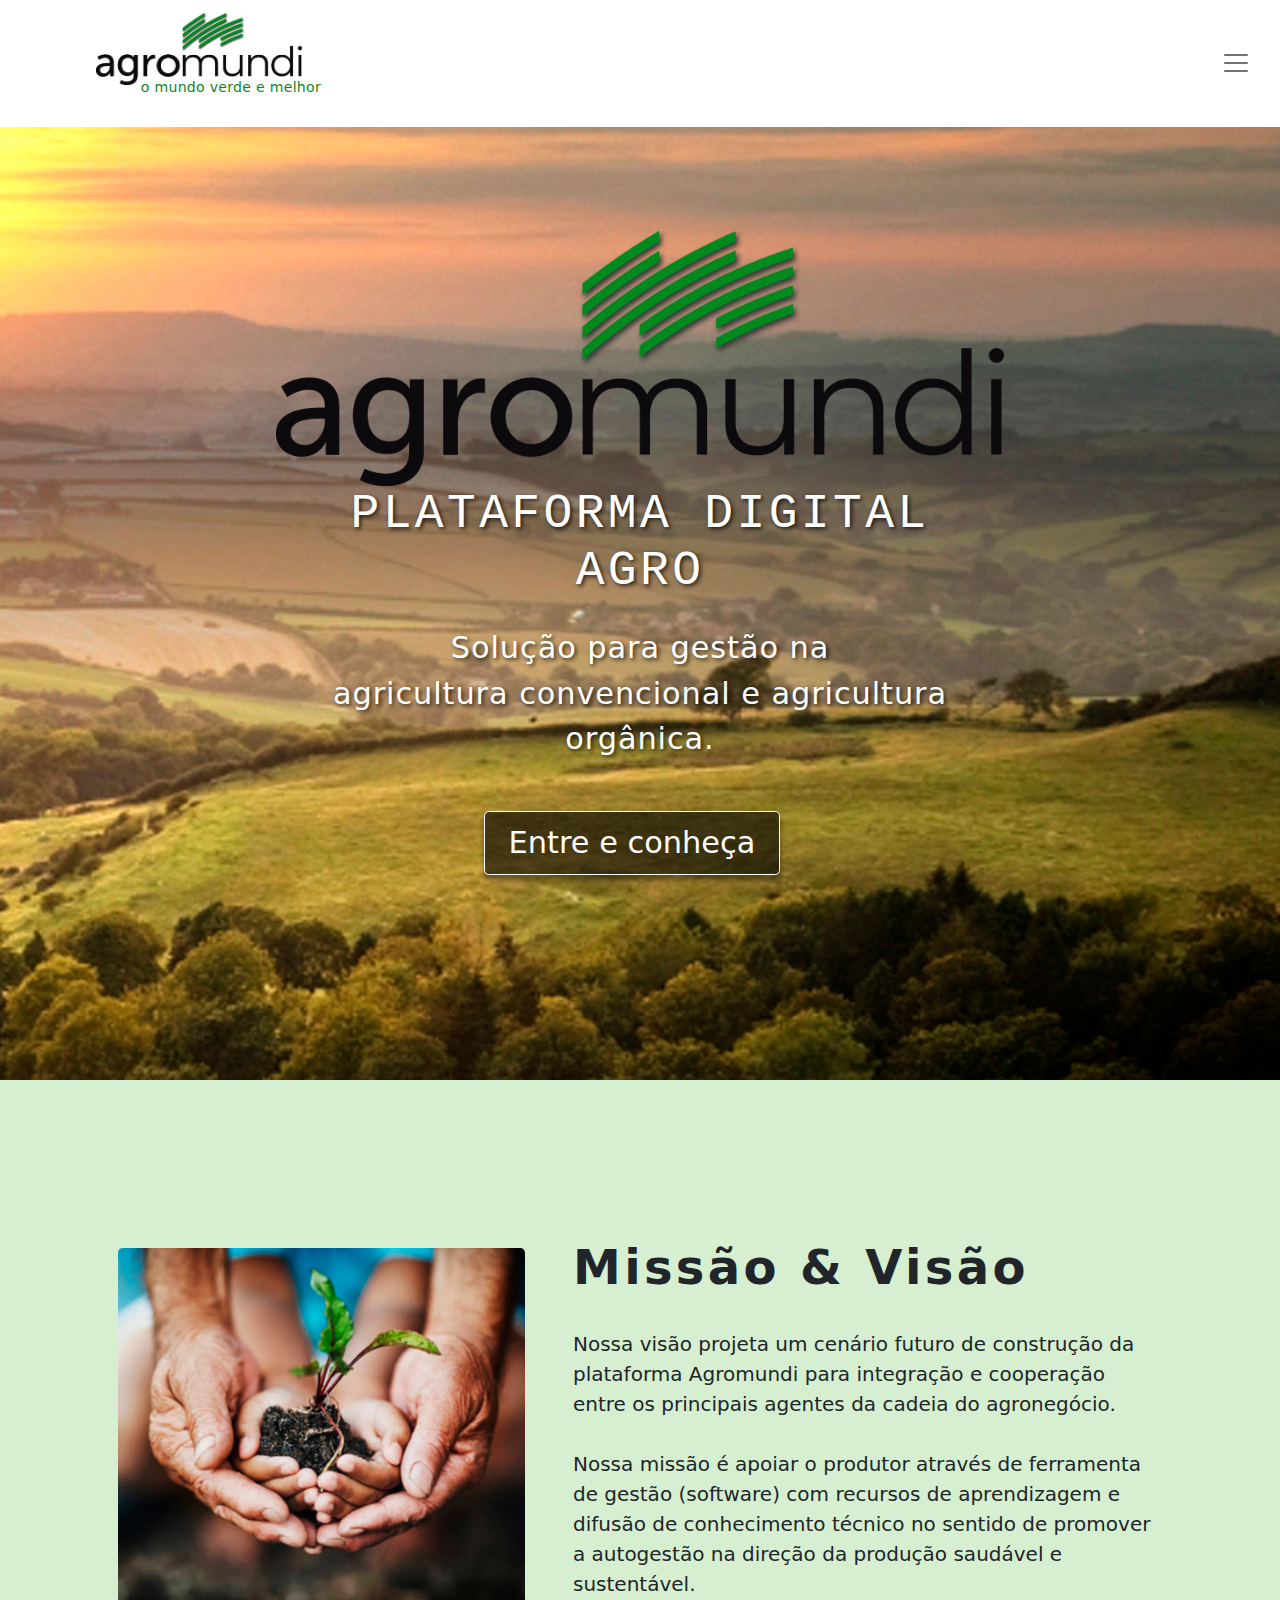
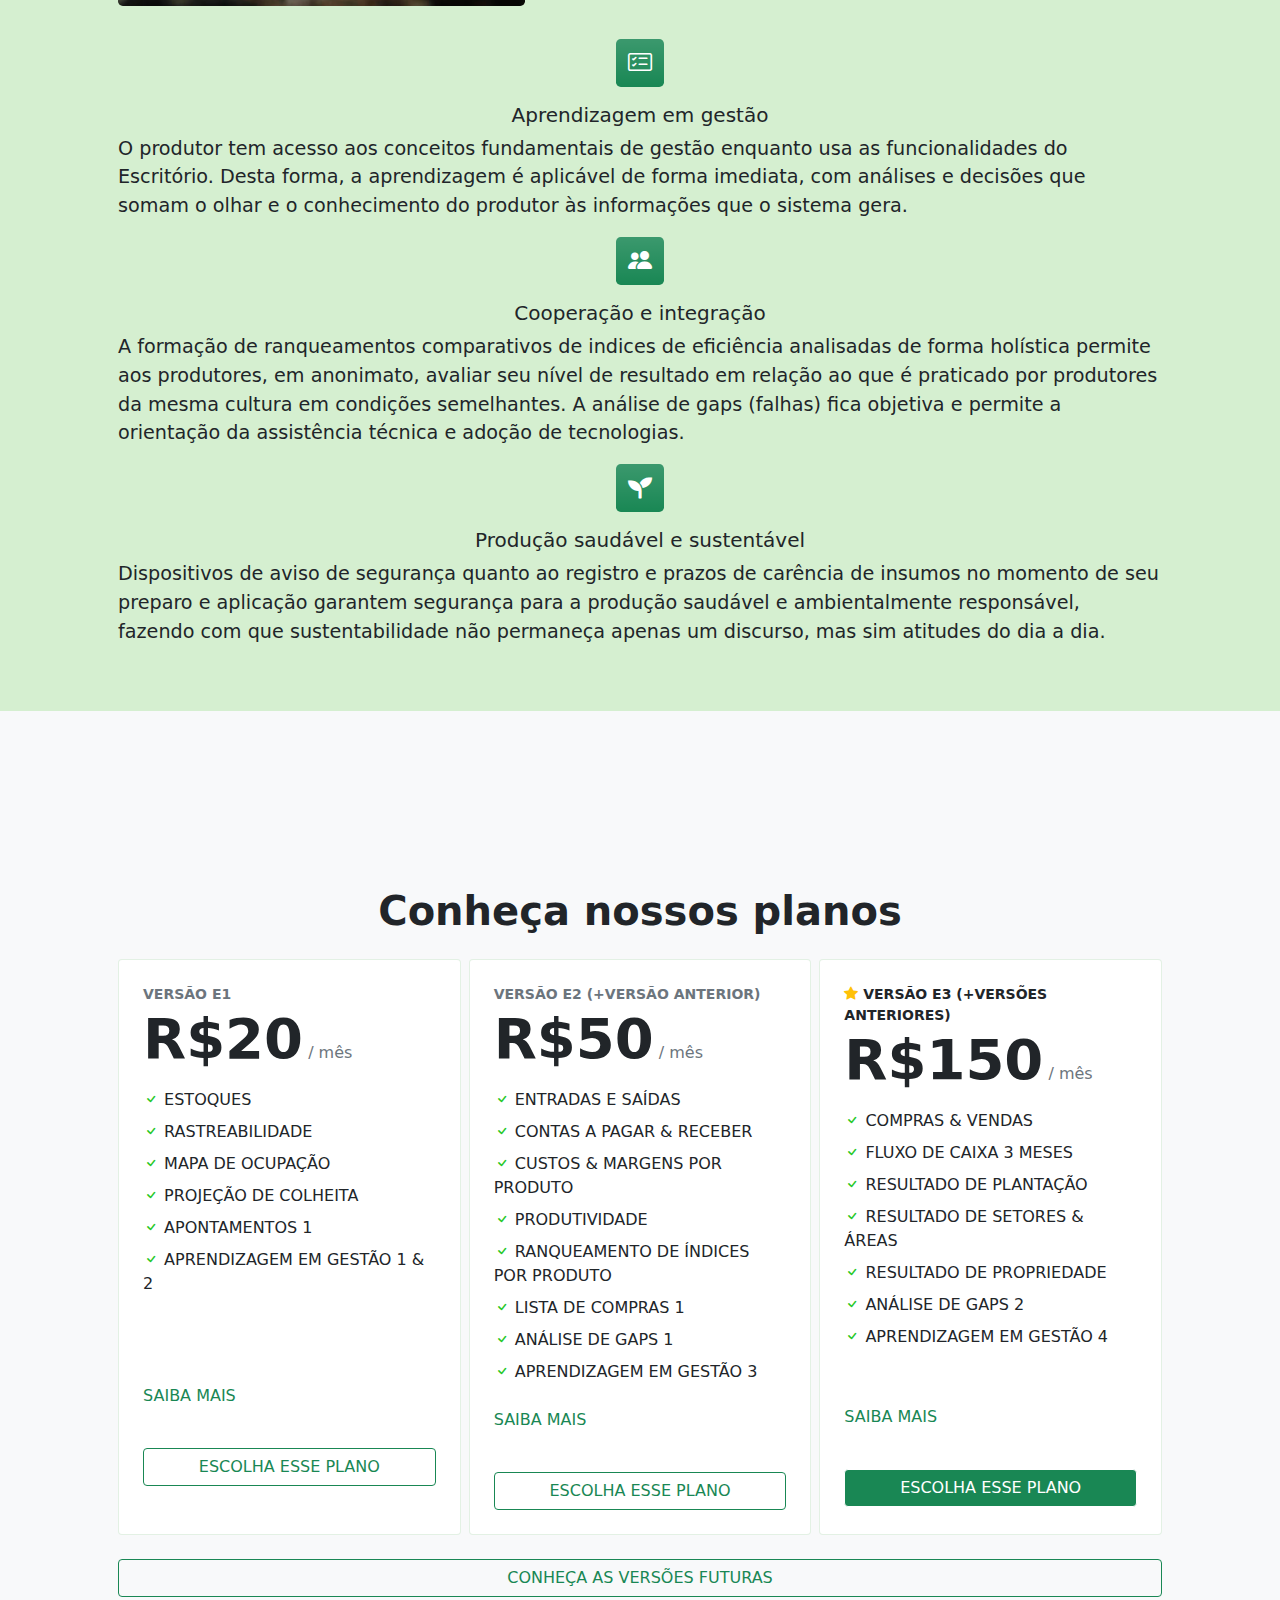
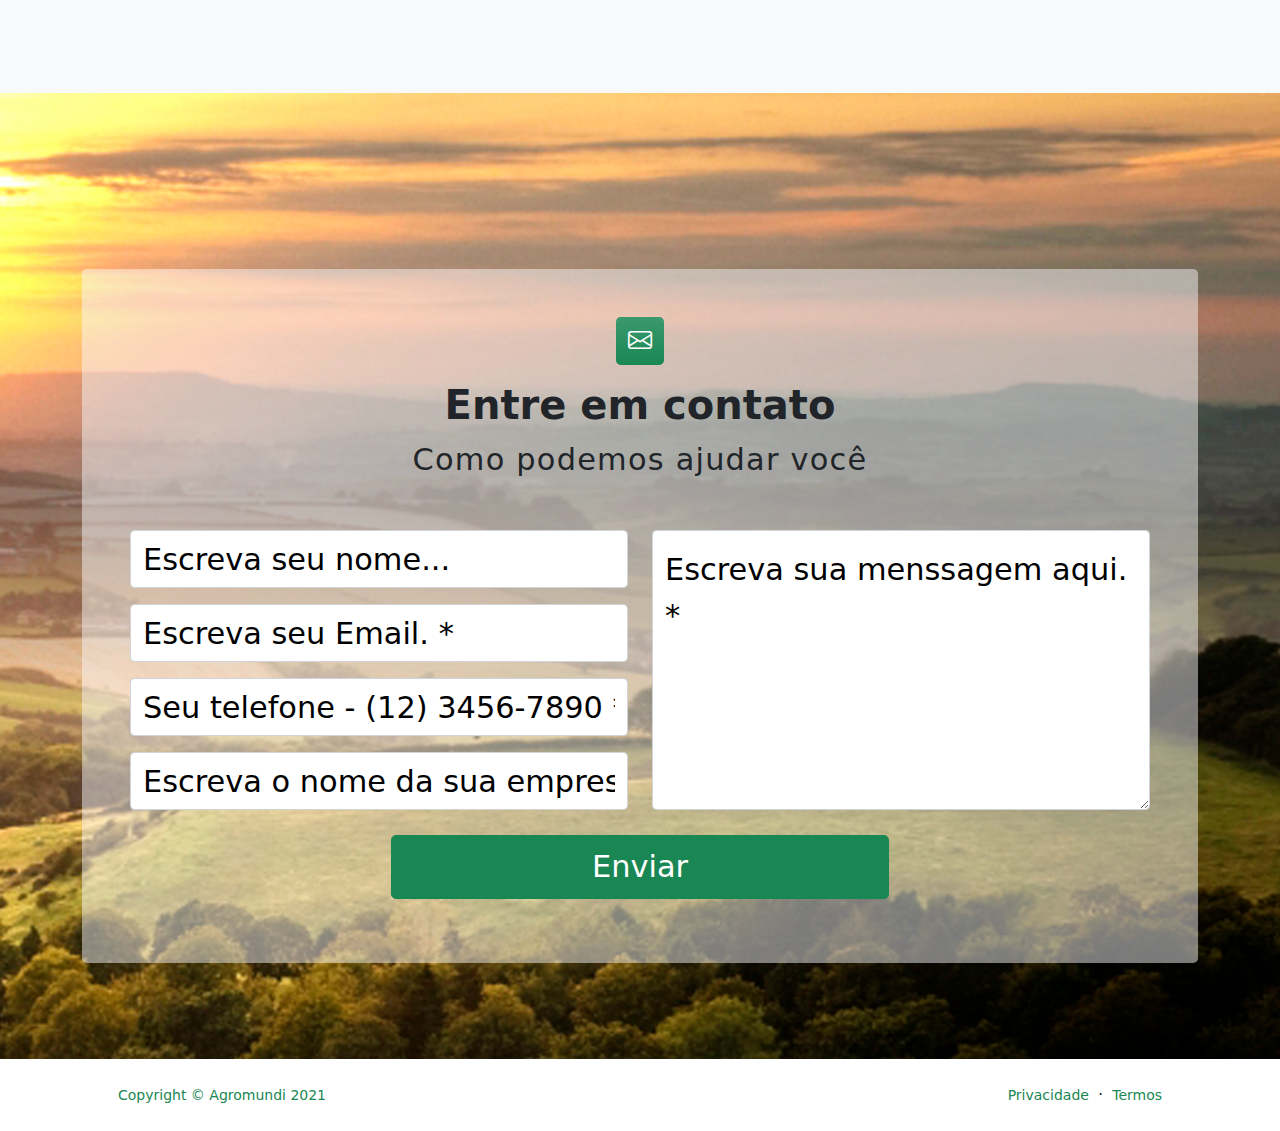
<file: index.html>
<!DOCTYPE html>
<html lang="pt-BR">

<head>
    <meta charset="utf-8" />
    <meta http-equiv="X-UA-Compatible" content="IE=edge" />
    <meta name="viewport" content="width=device-width, initial-scale=1, shrink-to-fit=no" />
    <meta name="description" content="Um sistema completo para o seu agronegocio. Um sistema que vai revolucionar a maneira de lidar com a agricultura convencional e organica." />
    <meta name="author" content="Agromundi" />
    <title>AGROMUNDI - o mundo verde e melhor</title>
    <!-- Favicon-->
    <link rel="icon" type="image/x-icon" href="assets/icon_agromundi.png" />

    <!-- Core theme CSS (includes Bootstrap)-->
    <link href="assets/css/styles.css" rel="stylesheet" />

    <!-- Bootstrap icons-->
    <link href="https://cdn.jsdelivr.net/npm/bootstrap-icons@1.5.0/font/bootstrap-icons.css" rel="stylesheet" />

    <!-- Font-awesome -->
    <link rel="stylesheet" href="https://cdnjs.cloudflare.com/ajax/libs/font-awesome/5.15.3/css/all.min.css" />

</head>

<body class="d-flex flex-column h-100">

    <main class="flex-shrink-0">
        <!-- Navigation-->
        <nav class="navbar navbar-expand-lg navbar-dark bg-white">
            <div class="container-fluid px-6">
                <span class="navbar-brand">
                    <a href="/index.html#inicio">
                        <img class="img-fluid" src="assets/logo_agromundi.png" alt="Agromundi" />
                        <p class="nav-slogan">o mundo verde e melhor</p>
                    </a>
                </span>
                <button class="navbar-toggler" type="button" data-bs-toggle="collapse" data-bs-target="#navbarSupportedContent" aria-controls="navbarSupportedContent" aria-expanded="false" aria-label="Toggle navigation">
                    <span class="navbar-toggler-icon"></span></button>
                <div class="collapse navbar-collapse" id="navbarSupportedContent">
                    <div class="col-md-9">
                        <ul class="navbar-nav mb-2 mb-lg-0">
                            <li class="nav-item"><a class="nav-link" href="#inicio">INÍCIO</a></li>
                            <li class="nav-item"><a class="nav-link" href="#missao">MISSÃO & VISÃO</a></li>
                            <li class="nav-item"><a class="nav-link" href="#versoes">SOFTWARE / VERSÕES</a></li>
                            <li class="nav-item"><a class="nav-link" href="#contato">ENTRE EM CONTATO</a></li>
                            <li class="nav-item"><a class="nav-link" href="https://teste.agromundi.net.br/auth/criar-conta">CADASTRE-SE</a></li>
                        </ul>
                    </div>
                    <div class="col-md-3 login">
                        <p class="text-black text-center ">
                            SE VOCÊ JÁ É CADASTRADO <br />CLIQUE NO SEU ESCRITÓRIO
                        </p>
                        <div class="row text-center">
                            <a class="col-6 col-md-6 nav-link" href="https://teste.agromundi.net.br/auth/acessar?tipo=1"><img class="img-fluid" src="assets/logo_escritorio.svg" alt="agromundi - escritório agrícola" /></a>
                            <a class="col-6 col-md-6 nav-link" href="https://teste.agromundi.net.br/auth/acessar?tipo=2"><img class="img-fluid" src="assets/logo_terra.svg" alt="agromundi - escritório da terra" /></a>
                        </div>
                    </div>
                </div>
            </div>
        </nav>

        <!-- Header-->
        <header class="bg-dark py-5 cid-sySngyyzlL sectionFull" id="inicio">
            <div class="container">
                <div class="row gx-5 align-items-center justify-content-center">
                    <div class="col-lg-10 col-xl-8 col-xxl-7">
                        <div class="my-5 text-center text-xl-center">
                            <img class="img-fluid" src="assets/logo_agromundi.png" alt="agromundi - escritório agrícola" />
                            <h1 class="
                    display-5
                    font-monospace
                    fw-lighter
                    text-white
                    mb-4
                    text-shadow-1
                  ">
                                PLATAFORMA DIGITAL AGRO
                            </h1>
                            <p class="lead-ajust fw-normal text-white mb-4 text-shadow-1">
                                Solução para gestão na <br />agricultura convencional e agricultura orgânica.
                            </p>
                            <div class=" d-grid gap-3 d-sm-flex justify-content-sm-center justify-content-xl-center pt-3 ">
                                <!-- Button trigger modal -->
                                <a class="btn btn-primary btn-lg px-4 me-sm-3 video-btn" data-bs-toggle="modal" data-bs-target="#myModal" data-src="https://escritorio-agricola-videos.s3-sa-east-1.amazonaws.com/seja_bem_vindo.mp4"> Entre e conheça </a>

                                <!-- Modal -->
                                <div class="modal fade" id="myModal" data-bs-backdrop="static" data-bs-keyboard="false" tabindex="-1" aria-labelledby="staticBackdropLabel" aria-hidden="true">
                                    <div class="modal-dialog modal-xl">
                                        <div class="modal-content">
                                            <!-- <div class="modal-header">
                                                <h5 class="modal-title" id="staticBackdropLabel">Agromundi - o mundo verde e melhor</h5>
                                                <a type="button" class="btn-close" href="https://teste.agromundi.net.br/auth/criar-conta" aria-label="Close"></a>
                                            </div> -->
                                            <div class="modal-body">
                                                <div class="ratio ratio-16x9">
                                                    <iframe class="embed-responsive-item" src="" id="video" allowscriptaccess="always" allow="autoplay"></iframe>
                                                </div>
                                            </div>
                                            <div class="modal-footer">
                                                <a type="button" class="btn btn-block btn-primary-plan" href="https://teste.agromundi.net.br/auth/criar-conta">PULAR O VIDEO</a>
                                            </div>
                                        </div>
                                    </div>
                                </div>
                            </div>
                        </div>
                    </div>
                </div>
            </div>
        </header>

        <!-- missão e visão -->
        <section class="bg-green py-3" id="missao">
            <div class="container px-5 my-5">
                <div class="row gx-5 align-items-center justify-content-center">
                    <div class="col-xl-5 col-xxl-6 d-none d-xl-block text-center">
                        <img class="img-fluid rounded-3 my-2" src="assets/missao.jpg" alt="..." />
                    </div>
                    <div class="col-lg-8 col-xl-7 col-xxl-6">
                        <div class="my-2 text-center text-xl-start">
                            <h1 class="display-7 fw-bolder text-black mb-2">
                                Missão & Visão
                            </h1>
                            <br />
                            <p class="lead fw-normal text-black mb-4">
                                Nossa visão projeta um cenário futuro de construção da plataforma Agromundi para integração e cooperação entre os principais agentes da cadeia do agronegócio.
                                <br />
                                <br /> Nossa missão é apoiar o produtor através de ferramenta de gestão (software) com recursos de aprendizagem e difusão de conhecimento técnico no sentido de promover a autogestão na direção da produção saudável e sustentável.
                            </p>
                        </div>
                    </div>

                    <div class="row lead-2 container-fluid bg-green">
                        <div class="col-xxl-4 mt-3 text-center">
                            <div class="
                    feature
                    bg-success bg-gradient
                    text-white
                    rounded-3
                    mb-3
                  ">
                                <i class="bi bi-card-checklist"></i>
                            </div>
                            <div class="h5 mb-2 text-center">Aprendizagem em gestão</div>
                            <p class="mb-0 text-start">
                                O produtor tem acesso aos conceitos fundamentais de gestão enquanto usa as funcionalidades do Escritório. Desta forma, a aprendizagem é aplicável de forma imediata, com análises e decisões que somam o olhar e o conhecimento do produtor às informações
                                que o sistema gera.
                            </p>
                        </div>
                        <div class="col-xxl-4 mt-3 text-center">
                            <div class="
                    feature
                    bg-success bg-gradient
                    text-white
                    rounded-3
                    mb-3
                  ">
                                <i class="bi bi-people-fill"></i>
                            </div>
                            <div class="h5 text-center">Cooperação e integração</div>
                            <p class="mb-0 text-start">
                                A formação de ranqueamentos comparativos de indices de eficiência analisadas de forma holística permite aos produtores, em anonimato, avaliar seu nível de resultado em relação ao que é praticado por produtores da mesma cultura em condições semelhantes.
                                A análise de gaps (falhas) fica objetiva e permite a orientação da assistência técnica e adoção de tecnologias.
                            </p>
                        </div>
                        <div class="col-xxl-4 mt-3 text-center">
                            <div class="
                    feature
                    bg-success bg-gradient
                    text-white
                    rounded-3
                    mb-3
                  ">
                                <i class="fas fa-seedling"></i>
                            </div>
                            <div class="h5 text-center">
                                Produção saudável e sustentável
                            </div>
                            <p class="mb-0 text-start">
                                Dispositivos de aviso de segurança quanto ao registro e prazos de carência de insumos no momento de seu preparo e aplicação garantem segurança para a produção saudável e ambientalmente responsável, fazendo com que sustentabilidade não permaneça apenas
                                um discurso, mas sim atitudes do dia a dia.
                            </p>
                        </div>
                    </div>
                </div>
            </div>
        </section>

        <!-- Pricing section-->
        <section class="bg-light py-6" id="versoes">
            <div class="container px-5 my-5">
                <div class="text-center mb-4">
                    <h1 class="fw-bolder">Conheça nossos planos</h1>
                </div>
                <div class="row gx-2 justify-content-center ">
                    <!-- Pricing card-->
                    <div class="col-lg-6 col-xl-4 d-flex">
                        <div class="card mb-5 mb-xl-0 flex-fill">
                            <div class="card-body p-4 ">
                                <div class="small text-uppercase fw-bold text-muted">
                                    Versão E1
                                </div>
                                <div class="mb-3">
                                    <span class="display-4 fw-bold">R$20</span>
                                    <span class="text-muted">/ mês</span>
                                </div>
                                <ul class="list-unstyled mb-4">
                                    <li class="mb-2">
                                        <i class="bi bi-check text-primary"></i> ESTOQUES
                                    </li>
                                    <li class="mb-2">
                                        <i class="bi bi-check text-primary"></i> RASTREABILIDADE
                                    </li>
                                    <li class="mb-2">
                                        <i class="bi bi-check text-primary"></i> MAPA DE OCUPAÇÃO
                                    </li>
                                    <li class="mb-2">
                                        <i class="bi bi-check text-primary"></i> PROJEÇÃO DE COLHEITA
                                    </li>
                                    <li class="mb-2">
                                        <i class="bi bi-check text-primary"></i> APONTAMENTOS 1
                                    </li>
                                    <li class="mb-2">
                                        <i class="bi bi-check text-primary"></i> APRENDIZAGEM EM GESTÃO 1 & 2
                                    </li>
                                    <li class="mb-2">
                                        &nbsp;
                                    </li>
                                    <li class="mb-2">
                                        &nbsp;
                                    </li>

                                </ul>
                                <a tabindex="0" role="button" data-bs-trigger="focus" class="text-success" data-bs-toggle="popover" data-bs-placement="top" data-bs-html="true" title="VERSÃO E1" data-bs-content='Com essa versão você consegue atender à exigência legal de <strong>RASTREABILIDADE</strong> e gerar a <strong>PROJEÇÃO DE COLHEITA</strong>, essencial para planejamento de vendas e parcerias comerciais, em especial em ambientes cooperados. O controle de <strong>ESTOQUES</strong> lhe permitirá fazer novas compras, saber o que tem em estoque para programar suas tarefas semanais. Nesta versão fará registros financeiros de forma simples e objetiva e terá assim um <strong>RELATÓRIO GERAL DE SAÍDAS E ENTRADAS</strong>. Nesta versão, você terá ainda o <strong>MAPA DE OCUPAÇÃO</strong> - muito útil na horticultura - e inicia o acesso ao conhecimento fundamental em gestão com o <strong>APRENDIZAGEM EM GESTÃO 1 & 2, que já te prepara para os próximos passos na gestão e lhe permitirá rapidamente evoluir para o controle de custos</strong>.'>SAIBA MAIS</a>
                                <p>&nbsp;</p>
                                <div class="d-grid">
                                    <a class="btn btn-outline-primary" href="#!">ESCOLHA ESSE PLANO</a>
                                </div>
                            </div>

                        </div>
                    </div>
                    <!-- Pricing card-->
                    <div class="col-lg-6 col-xl-4 d-flex">
                        <div class="card mb-5 mb-xl-0 flex-fill">
                            <div class="card-body p-4 ">
                                <div class="small text-uppercase fw-bold text-muted">
                                    Versão E2 (+versão anterior)
                                </div>
                                <div class="mb-3">
                                    <span class="display-4 fw-bold">R$50</span>
                                    <span class="text-muted">/ mês</span>
                                </div>
                                <ul class="list-unstyled mb-4">
                                    <li class="mb-2">
                                        <i class="bi bi-check text-primary"></i> ENTRADAS E SAÍDAS
                                    </li>
                                    <li class="mb-2">
                                        <i class="bi bi-check text-primary"></i> CONTAS A PAGAR & RECEBER
                                    </li>
                                    <li class="mb-2">
                                        <i class="bi bi-check text-primary"></i> CUSTOS & MARGENS POR PRODUTO
                                    </li>
                                    <li class="mb-2">
                                        <i class="bi bi-check text-primary"></i> PRODUTIVIDADE
                                    </li>
                                    <li class="mb-2">
                                        <i class="bi bi-check text-primary"></i> RANQUEAMENTO DE ÍNDICES POR PRODUTO
                                    </li>
                                    <li class="mb-2">
                                        <i class="bi bi-check text-primary"></i> LISTA DE COMPRAS 1
                                    </li>
                                    <li class="mb-2">
                                        <i class="bi bi-check text-primary"></i> ANÁLISE DE GAPS 1
                                    </li>
                                    <li class="mb-2">
                                        <i class="bi bi-check text-primary"></i> APRENDIZAGEM EM GESTÃO 3
                                    </li>

                                </ul>
                                <a tabindex="0" role="button" data-bs-trigger="focus" class="text-success" data-bs-toggle="popover" data-bs-placement="top" data-bs-html="true" title="VERSÃO E2" data-bs-content='Com essa versão, além dos benefícios da VERSÃO E1, você dará o primeiro passo para um bom controle financeiro com o controle de 
                                        <strong>ENTRADAS E SAÍDAS</strong> e <strong>CONTAS A PAGAR & RECEBER</strong>.  À medida que sua escala de produção cresce, maior a necessidade de saber qual cultura lhe deu resultado, 
                                        o que é possível através dos relatórios de <strong>CUSTOS & MARGENS / PRODUTO, PRODUTIVIDADE por cultura e área</strong>. Você terá acesso ao <strong>RANQUEAMENTO DE ÍNDICES</strong>, 
                                        onde os índices principais são comparados com outros usuários nas mesmas culturas e região onde você está – o ranqueamento é feito em regime de <strong>privacidade</strong>. 
                                        São indicadores importantes para dizer se as coisas estão indo bem ou não. Se você estiver ligado a uma cooperativa, isto ajuda a direcionar a 
                                        assistência técnica e o planejamento de vendas balizado nos custos e projeção de colheita.'>SAIBA MAIS</a>
                                <p>&nbsp;</p>
                                <div class="d-grid">
                                    <a class="btn btn-outline-primary" href="#!">ESCOLHA ESSE PLANO</a>
                                </div>
                            </div>

                        </div>
                    </div>
                    <!-- Pricing card-->
                    <div class="col-lg-6 col-xl-4 d-flex">
                        <div class="card mb-5 mb-xl-0 flex-fill">
                            <div class="card-body p-4 ">
                                <div class="small text-uppercase fw-bold">
                                    <i class="bi bi-star-fill text-warning"></i> Versão E3 (+versões anteriores)
                                </div>
                                <div class="mb-3">
                                    <span class="display-4 fw-bold">R$150</span>
                                    <span class="text-muted">/ mês</span>
                                </div>
                                <ul class="list-unstyled mb-4">
                                    <li class="mb-2">
                                        <i class="bi bi-check text-primary"></i> COMPRAS & VENDAS
                                    </li>
                                    <li class="mb-2">
                                        <i class="bi bi-check text-primary"></i> FLUXO DE CAIXA 3 MESES
                                    </li>
                                    <li class="mb-2">
                                        <i class="bi bi-check text-primary"></i> RESULTADO DE PLANTAÇÃO
                                    </li>
                                    <li class="mb-2">
                                        <i class="bi bi-check text-primary"></i> RESULTADO DE SETORES & ÁREAS
                                    </li>
                                    <li class="mb-2">
                                        <i class="bi bi-check text-primary"></i> RESULTADO DE PROPRIEDADE
                                    </li>
                                    <li class="mb-2">
                                        <i class="bi bi-check text-primary"></i> ANÁLISE DE GAPS 2
                                    </li>
                                    <li class="mb-2">
                                        <i class="bi bi-check text-primary"></i> APRENDIZAGEM EM GESTÃO 4
                                    </li>
                                    <li class="mb-2">&nbsp;</li>

                                </ul>
                                <a tabindex="0" role="button" data-bs-trigger="focus" class="text-success" data-bs-toggle="popover" data-bs-placement="top" data-bs-html="true" title="VERSÃO E3" data-bs-content='Nessa versão você integra <strong>funcionalidades</strong> muito importantes relacionadas à área financeira de sua atividade, 
                                    que são <strong>fundamentais para gerenciar o dia a dia</strong>, a exemplo do <strong>fluxo de caixa</strong>. Também poderá saber no final do mês quanto você tem, 
                                    quanto gastou, quanto recebeu, o quanto você deve e o que tem a receber e, assim, <strong>calibrar suas compras</strong>. À medida que sua escala de 
                                    produção cresce, maior a necessidade de saber qual cultura lhe deu <strong>resultado</strong>, qual foi o resultado por área e o resultado geral.'>SAIBA MAIS</a>
                                <p>&nbsp;</p>
                                <div class="d-grid">
                                    <a class="btn btn-primary-plan" href="#!">ESCOLHA ESSE PLANO</a>
                                </div>
                            </div>

                        </div>
                    </div>
                </div>
                <p class="lead fw-normal text-muted mb-0 mt-4 text-center">
                    <a class="btn btn-outline-primary btn-block" href="/pricing.html">CONHEÇA AS VERSÕES FUTURAS</a>
                </p>
            </div>
        </section>
        <!-- Contact section-->
        <section class="bg-green py-6 cid-sySngyyzlL" id="contato">
            <div class="container-sm">
                <!-- Contact form-->
                <div class="bg-light-50 rounded-3 py-5 px-md-5 mb-5 mt-5">
                    <div class="text-center">
                        <div class="feature bg-success bg-gradient text-white rounded-3 mb-3">
                            <i class="bi bi-envelope"></i>
                        </div>
                        <h1 class="fw-bolder">Entre em contato</h1>
                        <p class="lead lead-contact fw-normal text-black mb-0">
                            Como podemos ajudar você
                        </p>
                    </div>
                    <div class="row mt-5 justify-content-center">
                        <div class="col-lg-10 col-xl-12">
                            <form>
                                <div class="row">
                                    <div class="col-md-6">
                                        <div class="form-floating mb-3">
                                            <input class="form-control" id="inputName" type="text" placeholder="Escreva seu nome..." />
                                        </div>
                                        <div class="form-floating mb-3">
                                            <input class="form-control" id="inputEmail" type="email" placeholder="Escreva seu Email. *" />
                                        </div>
                                        <div class="form-floating mb-3">
                                            <input class="form-control" id="inputPhone" type="tel" placeholder="Seu telefone - (12) 3456-7890 *" />
                                        </div>
                                        <div class="form-floating mb-3">
                                            <input class="form-control" id="inputPhone" type="tel" placeholder="Escreva o nome da sua empresa. *" />
                                        </div>
                                    </div>
                                    <div class="col-md-6">
                                        <div class="form-floating mb-3">
                                            <textarea class="form-control" id="inputMessage" type="text" placeholder="Escreva sua menssagem aqui. *" style="height: 17.5rem"></textarea>
                                        </div>
                                    </div>
                                    <div class="container-fluid col-md-6">
                                        <div class="form-floating mb-3">
                                            <!-- <input type="submit" value="Enviar" class="d-grid btn btn-success btn-lg"> -->
                                            <div class="d-grid">
                                                <a class="btn btn-success btn-lg" href="#!">Enviar</a>
                                            </div>
                                        </div>
                                    </div>
                                </div>
                            </form>
                        </div>
                    </div>
                </div>
            </div>
        </section>
    </main>
    <!-- Footer-->
    <footer class="bg-white py-4 mt-auto">
        <div class="container px-5">
            <div class="
            row
            align-items-center
            justify-content-between
            flex-column flex-sm-row
          ">
                <div class="col-auto">
                    <div class="small m-0 text-success">
                        Copyright &copy; Agromundi 2021
                    </div>
                </div>
                <div class="col-auto">
                    <a class="link-dark small text-success" href="#!">Privacidade</a>
                    <span class="text-green mx-1">&middot;</span>
                    <a class="link-dark small text-success" href="#!">Termos</a>
                </div>
            </div>
        </div>
    </footer>
    <!-- js -->
    <script src="https://ajax.googleapis.com/ajax/libs/jquery/3.5.1/jquery.min.js"></script>
    <script src="https://cdnjs.cloudflare.com/ajax/libs/popper.js/1.16.0/umd/popper.min.js"></script>
    <!-- Bootstrap core JS-->
    <script src="https://cdn.jsdelivr.net/npm/bootstrap@5.0.1/dist/js/bootstrap.bundle.min.js"></script>
    <!-- Core theme JS-->
    <script src="assets/js/scripts.js"></script>
</body>

</html>
</file>
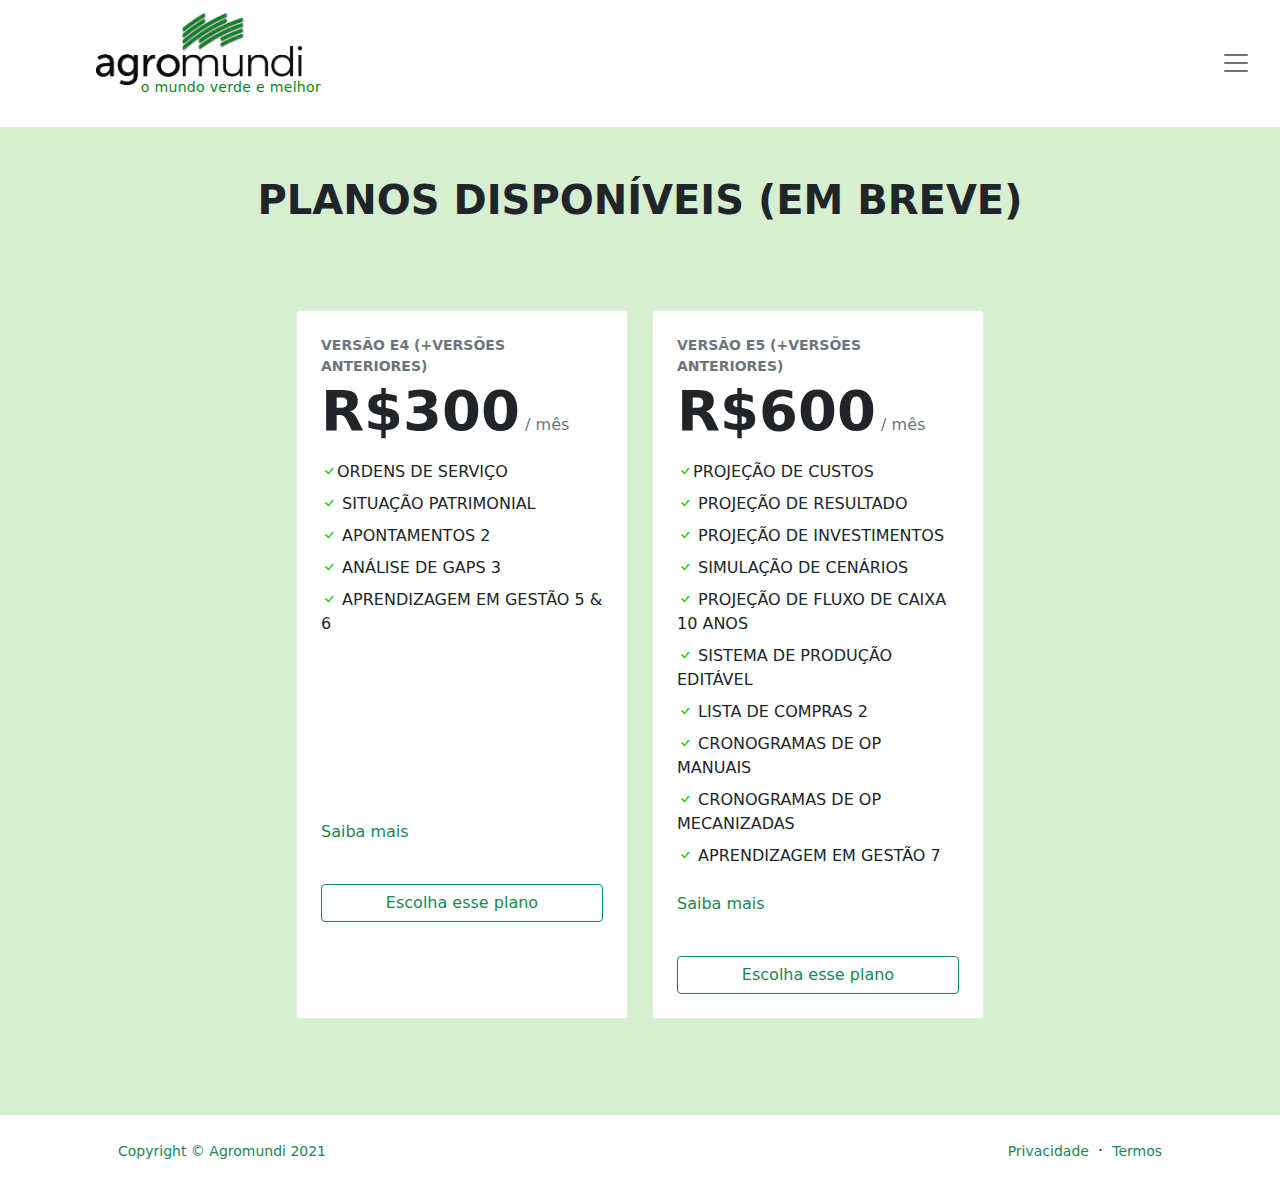
<file: pricing.html>
<!DOCTYPE html>
<html lang="pt-BR">

<head>
    <meta charset="utf-8" />
    <meta http-equiv="X-UA-Compatible" content="IE=edge">
    <meta name="viewport" content="width=device-width, initial-scale=1, shrink-to-fit=no" />
    <meta name="description" content="Um sistema completo para o seu agronegocio. Um sistema que vai revolucionar a maneira de lidar com a agricultura convencional e organica." />
    <meta name="author" content="Agromundi" />
    <title>AGROMUNDI - o mundo verde e melhor</title>
    <!-- Favicon-->
    <link rel="icon" type="image/x-icon" href="assets/icon_agromundi.png" />

    <!-- Core theme CSS (includes Bootstrap)-->
    <link href="assets/css/styles.css" rel="stylesheet" />

    <!-- Bootstrap icons-->
    <link href="https://cdn.jsdelivr.net/npm/bootstrap-icons@1.5.0/font/bootstrap-icons.css" rel="stylesheet" />

    <!-- Font-awesome -->
    <link rel="stylesheet" href="https://cdnjs.cloudflare.com/ajax/libs/font-awesome/5.15.3/css/all.min.css" />

</head>

<body class="d-flex flex-column h-100">

    <main class="flex-shrink-0">
        <!-- Navigation-->
        <nav class="navbar navbar-expand-lg navbar-dark bg-white">
            <div class="container-fluid px-6">
                <span class="navbar-brand">
                    <a href="/index.html#inicio">
                        <img class="img-fluid" src="assets/logo_agromundi.png" alt="Agromundi">
                        <p class="nav-slogan">o mundo verde e melhor</p>
                    </a>
                </span>
                <button class="navbar-toggler" type="button" data-bs-toggle="collapse" data-bs-target="#navbarSupportedContent" aria-controls="navbarSupportedContent" aria-expanded="false" aria-label="Toggle navigation">
                    <span class="navbar-toggler-icon"></span></button>
                <div class="collapse navbar-collapse" id="navbarSupportedContent">
                    <div class="col-md-9">
                        <ul class="navbar-nav mb-2 mb-lg-0">
                            <li class="nav-item"><a class="nav-link" href="/index.html#inicio">INÍCIO</a></li>
                            <li class="nav-item"><a class="nav-link" href="/index.html#missao">MISSÃO & VISÃO</a></li>
                            <li class="nav-item"><a class="nav-link" href="/index.html#versoes">SOFTWARE / VERSÕES</a></li>
                            <li class="nav-item"><a class="nav-link" href="/index.html#contato">ENTRE EM CONTATO</a></li>
                            <li class="nav-item"><a class="nav-link" href="https://teste.agromundi.net.br/auth/criar-conta">CADASTRE-SE</a></li>
                        </ul>
                    </div>
                    <div class="col-md-3 login">
                        <p class="text-black text-center">
                            SE VOCÊ JÁ É CADASTRADO <br />CLIQUE NO SEU ESCRITÓRIO
                        </p>
                        <div class="row text-center">
                            <a class="col-6 col-md-6 nav-link" href="https://teste.agromundi.net.br/auth/acessar?tipo=1"><img class="img-fluid" src="assets/logo_escritorio.svg" alt="agromundi - escritório agrícola"></a>
                            <a class="col-6 col-md-6 nav-link" href="https://teste.agromundi.net.br/auth/acessar?tipo=2"><img class="img-fluid" src="assets/logo_terra.svg" alt="agromundi - escritório da terra"></a>
                        </div>
                    </div>
                </div>
            </div>
        </nav>

        <!-- Pricing section-->
        <section class="bg-green py-6">
            <div class="container px-5 my-5">
                <div class="text-center mb-5">
                    <h1 class="fw-bolder">PLANOS DISPONÍVEIS (EM BREVE)</h1>
                    <p class="lead fw-normal text-muted mb-0">&nbsp;</p>
                </div>
                <div class="row justify-content-center">
                    <!-- Pricing card-->
                    <div class="col-lg-6 col-xl-4 d-flex">
                        <div class="card mb-5 mb-xl-0 flex-fill">
                            <div class="card-body p-4">
                                <div class="small text-uppercase fw-bold text-muted">Versão E4 (+versões anteriores)</div>
                                <div class="mb-3">
                                    <span class="display-4 fw-bold">R$300</span>
                                    <span class="text-muted">/ mês</span>
                                </div>
                                <ul class="list-unstyled mb-4">
                                    <li class="mb-2">
                                        <i class="bi bi-check text-primary"></i>ORDENS DE SERVIÇO
                                    </li>
                                    <li class="mb-2">
                                        <i class="bi bi-check text-primary"></i> SITUAÇÃO PATRIMONIAL
                                    </li>
                                    <li class="mb-2">
                                        <i class="bi bi-check text-primary"></i> APONTAMENTOS 2
                                    </li>
                                    <li class="mb-2">
                                        <i class="bi bi-check text-primary"></i> ANÁLISE DE GAPS 3
                                    </li>
                                    <li class="mb-2">
                                        <i class="bi bi-check text-primary"></i> APRENDIZAGEM EM GESTÃO 5 & 6
                                    </li>
                                    <li class="mb-2">
                                        &nbsp;
                                    </li>
                                    <li class="mb-2">
                                        &nbsp;
                                    </li>
                                    <li class="mb-2">
                                        &nbsp;
                                    </li>
                                    <li class="mb-2">
                                        &nbsp;
                                    </li>
                                    <li class="mb-2">
                                        &nbsp;
                                    </li>

                                </ul>
                                <a tabindex="0" role="button" data-bs-trigger="focus" class="text-success" data-bs-toggle="popover" data-bs-placement="top" data-bs-html="true" title="VERSÃO E4" data-bs-content='A <strong>análise patrimonial</strong> é importante em especial para a obtenção de financiamentos e para ter uma <strong>visão 
                                    quanto ao equilíbrio entre os direitos</strong> (bens e contas a receber) e as obrigações (contas a pagar). 
                                    A <strong>análise de gaps</strong> (falhas) ganha maior escopo de análise e a <strong>aprendizagem em gestão</strong> é ampliada com mais <strong>conhecimento</strong>.'>
                                    Saiba mais</a>
                                <p>&nbsp;</p>
                                <div class="d-grid"><a class="btn btn-outline-primary" href="#!">Escolha esse plano</a></div>
                            </div>
                        </div>
                    </div>
                    <!-- Pricing card-->
                    <div class="col-lg-6 col-xl-4 d-flex">
                        <div class="card mb-5 mb-xl-0 flex-fill">
                            <div class="card-body p-4">
                                <div class="small text-uppercase fw-bold text-muted">
                                    Versão E5 (+versões anteriores)
                                </div>
                                <div class="mb-3">
                                    <span class="display-4 fw-bold">R$600</span>
                                    <span class="text-muted">/ mês</span>
                                </div>
                                <ul class="list-unstyled mb-4">
                                    <li class="mb-2"><i class="bi bi-check text-primary"></i>PROJEÇÃO DE CUSTOS
                                    </li>
                                    <li class="mb-2">
                                        <i class="bi bi-check text-primary"></i> PROJEÇÃO DE RESULTADO
                                    </li>
                                    <li class="mb-2">
                                        <i class="bi bi-check text-primary"></i> PROJEÇÃO DE INVESTIMENTOS
                                    </li>
                                    <li class="mb-2">
                                        <i class="bi bi-check text-primary"></i> SIMULAÇÃO DE CENÁRIOS
                                    </li>
                                    <li class="mb-2">
                                        <i class="bi bi-check text-primary"></i> PROJEÇÃO DE FLUXO DE CAIXA 10 ANOS
                                    </li>
                                    <li class="mb-2">
                                        <i class="bi bi-check text-primary"></i> SISTEMA DE PRODUÇÃO EDITÁVEL
                                    </li>
                                    <li class="mb-2">
                                        <i class="bi bi-check text-primary"></i> LISTA DE COMPRAS 2
                                    </li>
                                    <li class="mb-2">
                                        <i class="bi bi-check text-primary"></i> CRONOGRAMAS DE OP MANUAIS
                                    </li>
                                    <li class="mb-2">
                                        <i class="bi bi-check text-primary"></i> CRONOGRAMAS DE OP MECANIZADAS
                                    </li>
                                    <li class="mb-2">
                                        <i class="bi bi-check text-primary"></i> APRENDIZAGEM EM GESTÃO 7
                                    </li>
                                </ul>
                                <a tabindex="0" role="button" data-bs-trigger="focus" class="text-success" data-bs-toggle="popover" data-bs-placement="top" data-bs-html="true" title="VERSÃO E5" data-bs-content='Nesta versão surgem as <strong>funcionalidades de planejamento</strong> e, com isso, fechamos o ciclo da gestão. Você terá <strong>sistemas de 
                                    produção básicos</strong> nos quais você poderá editar da forma que quiser, inserindo operações, insumos, dosagens, épocas de aplicação etc. 
                                    Com isso será possível gerar orçamentos e fluxos de caixa mensais e ordens de serviço em função do cronograma de operações que você definiu. 
                                    <strong>Planejar e alterar o planejamento será muito fácil</strong> pois será possível verificar o imediato impacto no caixa. 
                                    Poderá otimizar o planejamento de suas compras, pois você saberá o quê, quanto e quando vai precisar. 
                                    Outra ferramenta poderosa é o <strong>simulador de cenários</strong> onde você poderá simular os resultados e o fluxo de caixa alterando a área plantada, 
                                    preços e produtividade: este recurso lhe ajuda a tomar <strong>decisões importantes</strong>, a exemplo da decisão de mix de plantio em horticultura e 
                                    planejamento de renovação em culturas perenes.'>
                                    Saiba mais</a>
                                <p>&nbsp;</p>
                                <div class="d-grid"><a class="btn btn-outline-primary" href="#!">Escolha esse plano</a></div>
                            </div>
                        </div>
                    </div>
                </div>
            </div>
        </section>
    </main>
    <!-- Footer-->
    <!-- Footer-->
    <footer class="bg-white py-4 mt-auto">
        <div class="container px-5">
            <div class="row align-items-center justify-content-between flex-column flex-sm-row">
                <div class="col-auto">
                    <div class="small m-0 text-success">Copyright &copy; Agromundi 2021
                    </div>
                </div>
                <div class="col-auto">
                    <a class="link-dark small text-success" href="#!">Privacidade</a>
                    <span class="text-green mx-1">&middot;</span>
                    <a class="link-dark small text-success" href="#!">Termos</a>
                </div>
            </div>
        </div>
    </footer>
    <!-- js -->
    <script src="https://ajax.googleapis.com/ajax/libs/jquery/3.5.1/jquery.min.js"></script>
    <script src="https://cdnjs.cloudflare.com/ajax/libs/popper.js/1.16.0/umd/popper.min.js"></script>
    <!-- Bootstrap core JS-->
    <script src="https://cdn.jsdelivr.net/npm/bootstrap@5.0.1/dist/js/bootstrap.bundle.min.js"></script>
    <!-- Core theme JS-->
    <script src="assets/js/scripts.js"></script>
</body>

</html>
</file>
<file: assets/css/styles.css>
@charset "UTF-8";
@import url(https://fonts.googleapis.com/css?family=PT+Sans+Narrow:400,700);

/*!
* Start Bootstrap - Modern Business v5.0.0 (https://startbootstrap.com/template-overviews/modern-business)
* Copyright 2013-2021 Start Bootstrap
* Licensed under MIT (https://github.com/StartBootstrap/startbootstrap-modern-business/blob/master/LICENSE)
*/


/*!
 * Bootstrap v5.0.1 (https://getbootstrap.com/)
 * Copyright 2011-2021 The Bootstrap Authors
 * Copyright 2011-2021 Twitter, Inc.
 * Licensed under MIT (https://github.com/twbs/bootstrap/blob/main/LICENSE)
 * r
 */

:root {
    --bs-blue: #0d6efd;
    --bs-indigo: #6610f2;
    --bs-purple: #6f42c1;
    --bs-pink: #d63384;
    --bs-red: #dc3545;
    --bs-orange: #fd7e14;
    --bs-yellow: #ffc107;
    --bs-green: #198754;
    --bs-teal: #20c997;
    --bs-cyan: #0dcaf0;
    --bs-white: #fff;
    --bs-gray: #6c757d;
    --bs-gray-dark: #343a40;
    --bs-primary: #0d6efd;
    --bs-secondary: #6c757d;
    --bs-success: #198754;
    --bs-info: #0dcaf0;
    --bs-warning: #ffc107;
    --bs-danger: #dc3545;
    --bs-light: #f8f9fa;
    --bs-dark: #212529;
    --bs-font-sans-serif: system-ui, -apple-system, "Segoe UI", Roboto, "Helvetica Neue", Arial, "Noto Sans", "Liberation Sans", sans-serif, "Apple Color Emoji", "Segoe UI Emoji", "Segoe UI Symbol", "Noto Color Emoji";
    --bs-font-monospace: SFMono-Regular, Menlo, Monaco, Consolas, "Liberation Mono", "Courier New", monospace;
    --bs-gradient: linear-gradient(180deg, rgba(255, 255, 255, 0.15), rgba(255, 255, 255, 0));
}

*,
*::before,
*::after {
    box-sizing: border-box;
}

@media (prefers-reduced-motion: no-preference) {
     :root {
        scroll-behavior: smooth;
    }
}

body {
    margin: 0;
    font-family: var(--bs-font-sans-serif);
    font-size: 1rem;
    font-weight: 400;
    line-height: 1.5;
    color: #212529;
    background-color: #fff;
    -webkit-text-size-adjust: 100%;
    -webkit-tap-highlight-color: rgba(0, 0, 0, 0);
}

hr {
    margin: 1rem 0;
    color: inherit;
    background-color: currentColor;
    border: 0;
    opacity: 0.25;
}

hr:not([size]) {
    height: 1px;
}

h6,
.h6,
h5,
.h5,
h4,
.h4,
h3,
.h3,
h2,
.h2,
h1,
.h1 {
    margin-top: 0;
    margin-bottom: 0.5rem;
    font-weight: 500;
    line-height: 1.2;
}

h1,
.h1 {
    font-size: calc(1.375rem + 1.5vw);
}

@media (min-width: 1200px) {
    h1,
    .h1 {
        font-size: 2.5rem;
    }
}

h2,
.h2 {
    font-size: calc(1.325rem + 0.9vw);
}

@media (min-width: 1200px) {
    h2,
    .h2 {
        font-size: 2rem;
    }
}

h3,
.h3 {
    font-size: calc(1.3rem + 0.6vw);
}

@media (min-width: 1200px) {
    h3,
    .h3 {
        font-size: 1.75rem;
    }
}

h4,
.h4 {
    font-size: calc(1.275rem + 0.3vw);
}

@media (min-width: 1200px) {
    h4,
    .h4 {
        font-size: 1.5rem;
    }
}

h5,
.h5 {
    font-size: 1.25rem;
}

h6,
.h6 {
    font-size: 1rem;
}

p {
    margin-top: 0;
    margin-bottom: 1rem;
}

abbr[title],
abbr[data-bs-original-title] {
    -webkit-text-decoration: underline dotted;
    text-decoration: underline dotted;
    cursor: help;
    -webkit-text-decoration-skip-ink: none;
    text-decoration-skip-ink: none;
}

address {
    margin-bottom: 1rem;
    font-style: normal;
    line-height: inherit;
}

ol,
ul {
    padding-left: 2rem;
}

ol,
ul,
dl {
    margin-top: 0;
    margin-bottom: 1rem;
}

ol ol,
ul ul,
ol ul,
ul ol {
    margin-bottom: 0;
}

dt {
    font-weight: 700;
}

dd {
    margin-bottom: 0.5rem;
    margin-left: 0;
}

blockquote {
    margin: 0 0 1rem;
}

b,
strong {
    font-weight: bolder;
}

small,
.small {
    font-size: 0.875em;
}

mark,
.mark {
    padding: 0.2em;
    background-color: #fcf8e3;
}

sub,
sup {
    position: relative;
    font-size: 0.75em;
    line-height: 0;
    vertical-align: baseline;
}

sub {
    bottom: -0.25em;
}

sup {
    top: -0.5em;
}

a {
    color: #188643;
    text-decoration: none;
}

a:hover {
    color: #434952;
    text-decoration: underline;
    text-underline-offset: 20%;
}

a:not([href]):not([class]),
a:not([href]):not([class]):hover {
    color: inherit;
    text-decoration: none;
}

pre,
code,
kbd,
samp {
    font-family: var(--bs-font-monospace);
    font-size: 1em;
    direction: ltr/* rtl:ignore */
    ;
    unicode-bidi: bidi-override;
}

pre {
    display: block;
    margin-top: 0;
    margin-bottom: 1rem;
    overflow: auto;
    font-size: 0.875em;
}

pre code {
    font-size: inherit;
    color: inherit;
    word-break: normal;
}

code {
    font-size: 0.875em;
    color: #d63384;
    word-wrap: break-word;
}

a>code {
    color: inherit;
}

kbd {
    padding: 0.2rem 0.4rem;
    font-size: 0.875em;
    color: #fff;
    background-color: #212529;
    border-radius: 0.2rem;
}

kbd kbd {
    padding: 0;
    font-size: 1em;
    font-weight: 700;
}

figure {
    margin: 0 0 1rem;
}

img,
svg {
    vertical-align: middle;
}

table {
    caption-side: bottom;
    border-collapse: collapse;
}

caption {
    padding-top: 0.5rem;
    padding-bottom: 0.5rem;
    color: #6c757d;
    text-align: left;
}

th {
    text-align: inherit;
    text-align: -webkit-match-parent;
}

thead,
tbody,
tfoot,
tr,
td,
th {
    border-color: inherit;
    border-style: solid;
    border-width: 0;
}

label {
    display: inline-block;
}

button {
    border-radius: 0;
}

button:focus:not(:focus-visible) {
    outline: 0;
}

input,
button,
select,
optgroup,
textarea {
    margin: 0;
    font-family: inherit;
    font-size: inherit;
    line-height: inherit;
}

button,
select {
    text-transform: none;
}

[role=button] {
    cursor: pointer;
}

select {
    word-wrap: normal;
}

select:disabled {
    opacity: 1;
}

[list]::-webkit-calendar-picker-indicator {
    display: none;
}

button,
[type=button],
[type=reset],
[type=submit] {
    -webkit-appearance: button;
}

button:not(:disabled),
[type=button]:not(:disabled),
[type=reset]:not(:disabled),
[type=submit]:not(:disabled) {
    cursor: pointer;
}

::-moz-focus-inner {
    padding: 0;
    border-style: none;
}

textarea {
    resize: vertical;
}

fieldset {
    min-width: 0;
    padding: 0;
    margin: 0;
    border: 0;
}

legend {
    float: left;
    width: 100%;
    padding: 0;
    margin-bottom: 0.5rem;
    font-size: calc(1.275rem + 0.3vw);
    line-height: inherit;
}

@media (min-width: 1200px) {
    legend {
        font-size: 1.5rem;
    }
}

legend+* {
    clear: left;
}

::-webkit-datetime-edit-fields-wrapper,
::-webkit-datetime-edit-text,
::-webkit-datetime-edit-minute,
::-webkit-datetime-edit-hour-field,
::-webkit-datetime-edit-day-field,
::-webkit-datetime-edit-month-field,
::-webkit-datetime-edit-year-field {
    padding: 0;
}

::-webkit-inner-spin-button {
    height: auto;
}

[type=search] {
    outline-offset: -2px;
    -webkit-appearance: textfield;
}


/* rtl:raw:
[type="tel"],
[type="url"],
[type="email"],
[type="number"] {
  direction: ltr;
}
*/

::-webkit-search-decoration {
    -webkit-appearance: none;
}

::-webkit-color-swatch-wrapper {
    padding: 0;
}

::file-selector-button {
    font: inherit;
}

::-webkit-file-upload-button {
    font: inherit;
    -webkit-appearance: button;
}

output {
    display: inline-block;
}

iframe {
    border: 0;
}

summary {
    display: list-item;
    cursor: pointer;
}

progress {
    vertical-align: baseline;
}

[hidden] {
    display: none !important;
}

.lead {
    font-size: 1.25rem;
    font-weight: 300;
}

.lead-2 {
    font-size: 1.20rem;
    font-weight: 300;
}

.lead-ajust {
    font-weight: 300;
    font-size: 1.90rem;
    letter-spacing: 0.03em;
    text-align: center;
}

.lead-contact {
    font-weight: 300;
    font-size: 1.9rem;
    letter-spacing: 0.04em;
    text-align: center;
}

.text-shadow-1 {
    text-shadow: 2px 2px 4px rgba(0, 0, 0, 0.76);
}

.display-1 {
    font-size: calc(1.625rem + 4.5vw);
    font-weight: 300;
    line-height: 1.2;
}

@media (min-width: 1200px) {
    .display-1 {
        font-size: 5rem;
    }
}

.display-2 {
    font-size: calc(1.575rem + 3.9vw);
    font-weight: 300;
    line-height: 1.2;
}

@media (min-width: 1200px) {
    .display-2 {
        font-size: 4.5rem;
    }
}

.display-3 {
    font-size: calc(1.525rem + 3.3vw);
    font-weight: 300;
    line-height: 1.2;
}

@media (min-width: 1200px) {
    .display-3 {
        font-size: 4rem;
    }
}

.display-4 {
    font-size: calc(1.475rem + 2.7vw);
    font-weight: 300;
    line-height: 1.2;
}

@media (min-width: 1200px) {
    .display-4 {
        font-size: 3.5rem;
    }
}

.display-5 {
    font-size: calc(1.425rem + 2.1vw);
    font-weight: 100;
    line-height: 1.2;
    text-align: center;
}

@media (min-width: 1200px) {
    .display-5 {
        font-size: 3rem;
        letter-spacing: 0.07em;
        text-align: center;
    }
}

.display-6 {
    font-size: calc(1.375rem + 1.5vw);
    font-weight: 300;
    line-height: 1.2;
}

@media (min-width: 1200px) {
    .display-6 {
        font-size: 2.5rem;
    }
}

.display-7 {
    font-size: calc(1.425rem + 2.1vw);
    font-weight: 100;
    line-height: 1.2;
    text-align: center;
}

@media (min-width: 1200px) {
    .display-7 {
        font-size: 3rem;
        letter-spacing: 0.07em;
        text-align: left;
    }
}

.list-unstyled {
    padding-left: 0;
    list-style: none;
}

.list-inline {
    padding-left: 0;
    list-style: none;
}

.list-inline-item {
    display: inline-block;
}

.list-inline-item:not(:last-child) {
    margin-right: 0.5rem;
}

.initialism {
    font-size: 0.875em;
    text-transform: uppercase;
}

.blockquote {
    margin-bottom: 1rem;
    font-size: 1.25rem;
}

.blockquote> :last-child {
    margin-bottom: 0;
}

.blockquote-footer {
    margin-top: -1rem;
    margin-bottom: 1rem;
    font-size: 0.875em;
    color: #6c757d;
}

.blockquote-footer::before {
    content: "— ";
}

.img-fluid {
    max-width: 100%;
    height: auto;
}

.img-thumbnail {
    padding: 0.25rem;
    background-color: #fff;
    border: 1px solid #dee2e6;
    border-radius: 0.25rem;
    max-width: 100%;
    height: auto;
}

.figure {
    display: inline-block;
}

.figure-img {
    margin-bottom: 0.5rem;
    line-height: 1;
}

.figure-caption {
    font-size: 0.875em;
    color: #6c757d;
}

.container,
.container-fluid,
.container-xxl,
.container-xl,
.container-lg,
.container-md,
.container-sm {
    width: 100%;
    padding-right: var(--bs-gutter-x, 0.75rem);
    padding-left: var(--bs-gutter-x, 0.75rem);
    margin-right: auto;
    margin-left: auto;
}

@media (min-width: 576px) {
    .container-sm,
    .container {
        max-width: 540px;
    }
}

@media (min-width: 768px) {
    .container-md,
    .container-sm,
    .container {
        max-width: 720px;
    }
}

@media (min-width: 992px) {
    .container-lg,
    .container-md,
    .container-sm,
    .container {
        max-width: 960px;
    }
}

@media (min-width: 1200px) {
    .container-xl,
    .container-lg,
    .container-md,
    .container-sm,
    .container {
        max-width: 1140px;
    }
}

@media (min-width: 1400px) {
    .container-xxl,
    .container-xl,
    .container-lg,
    .container-md,
    .container-sm,
    .container {
        max-width: 1320px;
    }
}

.row {
    --bs-gutter-x: 1.5rem;
    --bs-gutter-y: 0;
    display: flex;
    flex-wrap: wrap;
    margin-top: calc(var(--bs-gutter-y) * -1);
    margin-right: calc(var(--bs-gutter-x) / -2);
    margin-left: calc(var(--bs-gutter-x) / -2);
}

.row>* {
    flex-shrink: 0;
    width: 100%;
    max-width: 100%;
    padding-right: calc(var(--bs-gutter-x) / 2);
    padding-left: calc(var(--bs-gutter-x) / 2);
    margin-top: var(--bs-gutter-y);
}

.col {
    flex: 1 0 0%;
}

.row-cols-auto>* {
    flex: 0 0 auto;
    width: auto;
}

.row-cols-1>* {
    flex: 0 0 auto;
    width: 100%;
}

.row-cols-2>* {
    flex: 0 0 auto;
    width: 50%;
}

.row-cols-3>* {
    flex: 0 0 auto;
    width: 33.3333333333%;
}

.row-cols-4>* {
    flex: 0 0 auto;
    width: 25%;
}

.row-cols-5>* {
    flex: 0 0 auto;
    width: 20%;
}

.row-cols-6>* {
    flex: 0 0 auto;
    width: 16.6666666667%;
}

.col-auto {
    flex: 0 0 auto;
    width: auto;
}

.col-1 {
    flex: 0 0 auto;
    width: 8.3333333333%;
}

.col-2 {
    flex: 0 0 auto;
    width: 16.6666666667%;
}

.col-3 {
    flex: 0 0 auto;
    width: 25%;
}

.col-4 {
    flex: 0 0 auto;
    width: 33.3333333333%;
}

.col-5 {
    flex: 0 0 auto;
    width: 41.6666666667%;
}

.col-6 {
    flex: 0 0 auto;
    width: 50%;
}

.col-7 {
    flex: 0 0 auto;
    width: 58.3333333333%;
}

.col-8 {
    flex: 0 0 auto;
    width: 66.6666666667%;
}

.col-9 {
    flex: 0 0 auto;
    width: 75%;
}

.col-10 {
    flex: 0 0 auto;
    width: 83.3333333333%;
}

.col-11 {
    flex: 0 0 auto;
    width: 91.6666666667%;
}

.col-12 {
    flex: 0 0 auto;
    width: 100%;
}

.offset-1 {
    margin-left: 8.3333333333%;
}

.offset-2 {
    margin-left: 16.6666666667%;
}

.offset-3 {
    margin-left: 25%;
}

.offset-4 {
    margin-left: 33.3333333333%;
}

.offset-5 {
    margin-left: 41.6666666667%;
}

.offset-6 {
    margin-left: 50%;
}

.offset-7 {
    margin-left: 58.3333333333%;
}

.offset-8 {
    margin-left: 66.6666666667%;
}

.offset-9 {
    margin-left: 75%;
}

.offset-10 {
    margin-left: 83.3333333333%;
}

.offset-11 {
    margin-left: 91.6666666667%;
}

.g-0,
.gx-0 {
    --bs-gutter-x: 0;
}

.g-0,
.gy-0 {
    --bs-gutter-y: 0;
}

.g-1,
.gx-1 {
    --bs-gutter-x: 0.25rem;
}

.g-1,
.gy-1 {
    --bs-gutter-y: 0.25rem;
}

.g-2,
.gx-2 {
    --bs-gutter-x: 0.5rem;
}

.g-2,
.gy-2 {
    --bs-gutter-y: 0.5rem;
}

.g-3,
.gx-3 {
    --bs-gutter-x: 1rem;
}

.g-3,
.gy-3 {
    --bs-gutter-y: 1rem;
}

.g-4,
.gx-4,
.gxmt-4 {
    --bs-gutter-x: 1.5rem;
}

.g-4,
.gy-4 {
    --bs-gutter-y: 1.5rem;
}

.g-5,
.gx-5 {
    --bs-gutter-x: 3rem;
    margin-top: 15vh;
}

.g-5,
.gy-5 {
    --bs-gutter-y: 3rem;
}

@media (min-width: 576px) {
    .col-sm {
        flex: 1 0 0%;
    }
    .row-cols-sm-auto>* {
        flex: 0 0 auto;
        width: auto;
    }
    .row-cols-sm-1>* {
        flex: 0 0 auto;
        width: 100%;
    }
    .row-cols-sm-2>* {
        flex: 0 0 auto;
        width: 50%;
    }
    .row-cols-sm-3>* {
        flex: 0 0 auto;
        width: 33.3333333333%;
    }
    .row-cols-sm-4>* {
        flex: 0 0 auto;
        width: 25%;
    }
    .row-cols-sm-5>* {
        flex: 0 0 auto;
        width: 20%;
    }
    .row-cols-sm-6>* {
        flex: 0 0 auto;
        width: 16.6666666667%;
    }
    .col-sm-auto {
        flex: 0 0 auto;
        width: auto;
    }
    .col-sm-1 {
        flex: 0 0 auto;
        width: 8.3333333333%;
    }
    .col-sm-2 {
        flex: 0 0 auto;
        width: 16.6666666667%;
    }
    .col-sm-3 {
        flex: 0 0 auto;
        width: 25%;
    }
    .col-sm-4 {
        flex: 0 0 auto;
        width: 33.3333333333%;
    }
    .col-sm-5 {
        flex: 0 0 auto;
        width: 41.6666666667%;
    }
    .col-sm-6 {
        flex: 0 0 auto;
        width: 50%;
    }
    .col-sm-7 {
        flex: 0 0 auto;
        width: 58.3333333333%;
    }
    .col-sm-8 {
        flex: 0 0 auto;
        width: 66.6666666667%;
    }
    .col-sm-9 {
        flex: 0 0 auto;
        width: 75%;
    }
    .col-sm-10 {
        flex: 0 0 auto;
        width: 83.3333333333%;
    }
    .col-sm-11 {
        flex: 0 0 auto;
        width: 91.6666666667%;
    }
    .col-sm-12 {
        flex: 0 0 auto;
        width: 100%;
    }
    .offset-sm-0 {
        margin-left: 0;
    }
    .offset-sm-1 {
        margin-left: 8.3333333333%;
    }
    .offset-sm-2 {
        margin-left: 16.6666666667%;
    }
    .offset-sm-3 {
        margin-left: 25%;
    }
    .offset-sm-4 {
        margin-left: 33.3333333333%;
    }
    .offset-sm-5 {
        margin-left: 41.6666666667%;
    }
    .offset-sm-6 {
        margin-left: 50%;
    }
    .offset-sm-7 {
        margin-left: 58.3333333333%;
    }
    .offset-sm-8 {
        margin-left: 66.6666666667%;
    }
    .offset-sm-9 {
        margin-left: 75%;
    }
    .offset-sm-10 {
        margin-left: 83.3333333333%;
    }
    .offset-sm-11 {
        margin-left: 91.6666666667%;
    }
    .g-sm-0,
    .gx-sm-0 {
        --bs-gutter-x: 0;
    }
    .g-sm-0,
    .gy-sm-0 {
        --bs-gutter-y: 0;
    }
    .g-sm-1,
    .gx-sm-1 {
        --bs-gutter-x: 0.25rem;
    }
    .g-sm-1,
    .gy-sm-1 {
        --bs-gutter-y: 0.25rem;
    }
    .g-sm-2,
    .gx-sm-2 {
        --bs-gutter-x: 0.5rem;
    }
    .g-sm-2,
    .gy-sm-2 {
        --bs-gutter-y: 0.5rem;
    }
    .g-sm-3,
    .gx-sm-3 {
        --bs-gutter-x: 1rem;
    }
    .g-sm-3,
    .gy-sm-3 {
        --bs-gutter-y: 1rem;
    }
    .g-sm-4,
    .gx-sm-4 {
        --bs-gutter-x: 1.5rem;
    }
    .g-sm-4,
    .gy-sm-4 {
        --bs-gutter-y: 1.5rem;
    }
    .g-sm-5,
    .gx-sm-5 {
        --bs-gutter-x: 3rem;
    }
    .g-sm-5,
    .gy-sm-5 {
        --bs-gutter-y: 3rem;
    }
}

@media (min-width: 768px) {
    .col-md {
        flex: 1 0 0%;
    }
    .row-cols-md-auto>* {
        flex: 0 0 auto;
        width: auto;
    }
    .row-cols-md-1>* {
        flex: 0 0 auto;
        width: 100%;
    }
    .row-cols-md-2>* {
        flex: 0 0 auto;
        width: 50%;
    }
    .row-cols-md-3>* {
        flex: 0 0 auto;
        width: 33.3333333333%;
    }
    .row-cols-md-4>* {
        flex: 0 0 auto;
        width: 25%;
    }
    .row-cols-md-5>* {
        flex: 0 0 auto;
        width: 20%;
    }
    .row-cols-md-6>* {
        flex: 0 0 auto;
        width: 16.6666666667%;
    }
    .col-md-auto {
        flex: 0 0 auto;
        width: auto;
    }
    .col-md-1 {
        flex: 0 0 auto;
        width: 8.3333333333%;
    }
    .col-md-2 {
        flex: 0 0 auto;
        width: 16.6666666667%;
    }
    .col-md-3 {
        flex: 0 0 auto;
        width: 25%;
        text-align: center;
    }
    .login p {
        font-weight: 500;
    }
    .login div {
        justify-content: center;
    }
    .login div a img {
        width: 12rem;
    }
    .col-md-4 {
        flex: 0 0 auto;
        width: 33.3333333333%;
    }
    .col-md-5 {
        flex: 0 0 auto;
        width: 41.6666666667%;
    }
    .col-md-6 {
        flex: 0 0 auto;
        width: 50%;
    }
    .col-md-7 {
        flex: 0 0 auto;
        width: 58.3333333333%;
    }
    .col-md-8 {
        flex: 0 0 auto;
        width: 66.6666666667%;
    }
    .col-md-9 {
        flex: 0 0 auto;
        width: 75%;
    }
    .col-md-10 {
        flex: 0 0 auto;
        width: 83.3333333333%;
    }
    .col-md-11 {
        flex: 0 0 auto;
        width: 91.6666666667%;
    }
    .col-md-12 {
        flex: 0 0 auto;
        width: 100%;
    }
    .offset-md-0 {
        margin-left: 0;
    }
    .offset-md-1 {
        margin-left: 8.3333333333%;
    }
    .offset-md-2 {
        margin-left: 16.6666666667%;
    }
    .offset-md-3 {
        margin-left: 25%;
    }
    .offset-md-4 {
        margin-left: 33.3333333333%;
    }
    .offset-md-5 {
        margin-left: 41.6666666667%;
    }
    .offset-md-6 {
        margin-left: 50%;
    }
    .offset-md-7 {
        margin-left: 58.3333333333%;
    }
    .offset-md-8 {
        margin-left: 66.6666666667%;
    }
    .offset-md-9 {
        margin-left: 75%;
    }
    .offset-md-10 {
        margin-left: 83.3333333333%;
    }
    .offset-md-11 {
        margin-left: 91.6666666667%;
    }
    .g-md-0,
    .gx-md-0 {
        --bs-gutter-x: 0;
    }
    .g-md-0,
    .gy-md-0 {
        --bs-gutter-y: 0;
    }
    .g-md-1,
    .gx-md-1 {
        --bs-gutter-x: 0.25rem;
    }
    .g-md-1,
    .gy-md-1 {
        --bs-gutter-y: 0.25rem;
    }
    .g-md-2,
    .gx-md-2 {
        --bs-gutter-x: 0.5rem;
    }
    .g-md-2,
    .gy-md-2 {
        --bs-gutter-y: 0.5rem;
    }
    .g-md-3,
    .gx-md-3 {
        --bs-gutter-x: 1rem;
    }
    .g-md-3,
    .gy-md-3 {
        --bs-gutter-y: 1rem;
    }
    .g-md-4,
    .gx-md-4 {
        --bs-gutter-x: 1.5rem;
    }
    .g-md-4,
    .gy-md-4 {
        --bs-gutter-y: 1.5rem;
    }
    .g-md-5,
    .gx-md-5 {
        --bs-gutter-x: 3rem;
    }
    .g-md-5,
    .gy-md-5 {
        --bs-gutter-y: 3rem;
    }
}

@media (min-width: 992px) {
    .col-lg {
        flex: 1 0 0%;
    }
    .row-cols-lg-auto>* {
        flex: 0 0 auto;
        width: auto;
    }
    .row-cols-lg-1>* {
        flex: 0 0 auto;
        width: 100%;
    }
    .row-cols-lg-2>* {
        flex: 0 0 auto;
        width: 50%;
    }
    .row-cols-lg-3>* {
        flex: 0 0 auto;
        width: 33.3333333333%;
    }
    .row-cols-lg-4>* {
        flex: 0 0 auto;
        width: 25%;
    }
    .row-cols-lg-5>* {
        flex: 0 0 auto;
        width: 20%;
    }
    .row-cols-lg-6>* {
        flex: 0 0 auto;
        width: 16.6666666667%;
    }
    .col-lg-auto {
        flex: 0 0 auto;
        width: auto;
    }
    .col-lg-1 {
        flex: 0 0 auto;
        width: 8.3333333333%;
    }
    .col-lg-2 {
        flex: 0 0 auto;
        width: 16.6666666667%;
    }
    .col-lg-3 {
        flex: 0 0 auto;
        width: 25%;
    }
    .col-lg-4 {
        flex: 0 0 auto;
        width: 33.3333333333%;
    }
    .col-lg-5 {
        flex: 0 0 auto;
        width: 41.6666666667%;
    }
    .col-lg-6 {
        flex: 0 0 auto;
        width: 50%;
    }
    .col-lg-7 {
        flex: 0 0 auto;
        width: 58.3333333333%;
    }
    .col-lg-8 {
        flex: 0 0 auto;
        width: 66.6666666667%;
    }
    .col-lg-9 {
        flex: 0 0 auto;
        width: 75%;
    }
    .col-lg-10 {
        flex: 0 0 auto;
        width: 83.3333333333%;
    }
    .col-lg-11 {
        flex: 0 0 auto;
        width: 91.6666666667%;
    }
    .col-lg-12 {
        flex: 0 0 auto;
        width: 100%;
    }
    .offset-lg-0 {
        margin-left: 0;
    }
    .offset-lg-1 {
        margin-left: 8.3333333333%;
    }
    .offset-lg-2 {
        margin-left: 16.6666666667%;
    }
    .offset-lg-3 {
        margin-left: 25%;
    }
    .offset-lg-4 {
        margin-left: 33.3333333333%;
    }
    .offset-lg-5 {
        margin-left: 41.6666666667%;
    }
    .offset-lg-6 {
        margin-left: 50%;
    }
    .offset-lg-7 {
        margin-left: 58.3333333333%;
    }
    .offset-lg-8 {
        margin-left: 66.6666666667%;
    }
    .offset-lg-9 {
        margin-left: 75%;
    }
    .offset-lg-10 {
        margin-left: 83.3333333333%;
    }
    .offset-lg-11 {
        margin-left: 91.6666666667%;
    }
    .g-lg-0,
    .gx-lg-0 {
        --bs-gutter-x: 0;
    }
    .g-lg-0,
    .gy-lg-0 {
        --bs-gutter-y: 0;
    }
    .g-lg-1,
    .gx-lg-1 {
        --bs-gutter-x: 0.25rem;
    }
    .g-lg-1,
    .gy-lg-1 {
        --bs-gutter-y: 0.25rem;
    }
    .g-lg-2,
    .gx-lg-2 {
        --bs-gutter-x: 0.5rem;
    }
    .g-lg-2,
    .gy-lg-2 {
        --bs-gutter-y: 0.5rem;
    }
    .g-lg-3,
    .gx-lg-3 {
        --bs-gutter-x: 1rem;
    }
    .g-lg-3,
    .gy-lg-3 {
        --bs-gutter-y: 1rem;
    }
    .g-lg-4,
    .gx-lg-4 {
        --bs-gutter-x: 1.5rem;
    }
    .g-lg-4,
    .gy-lg-4 {
        --bs-gutter-y: 1.5rem;
    }
    .g-lg-5,
    .gx-lg-5 {
        --bs-gutter-x: 3rem;
    }
    .g-lg-5,
    .gy-lg-5 {
        --bs-gutter-y: 3rem;
    }
}

@media (min-width: 1200px) {
    .col-xl {
        flex: 1 0 0%;
    }
    .row-cols-xl-auto>* {
        flex: 0 0 auto;
        width: auto;
    }
    .row-cols-xl-1>* {
        flex: 0 0 auto;
        width: 100%;
    }
    .row-cols-xl-2>* {
        flex: 0 0 auto;
        width: 50%;
    }
    .row-cols-xl-3>* {
        flex: 0 0 auto;
        width: 33.3333333333%;
    }
    .row-cols-xl-4>* {
        flex: 0 0 auto;
        width: 25%;
    }
    .row-cols-xl-5>* {
        flex: 0 0 auto;
        width: 20%;
    }
    .row-cols-xl-6>* {
        flex: 0 0 auto;
        width: 16.6666666667%;
    }
    .col-xl-auto {
        flex: 0 0 auto;
        width: auto;
    }
    .col-xl-1 {
        flex: 0 0 auto;
        width: 8.3333333333%;
    }
    .col-xl-2 {
        flex: 0 0 auto;
        width: 16.6666666667%;
    }
    .col-xl-3 {
        flex: 0 0 auto;
        width: 25%;
    }
    .col-xl-4 {
        flex: 0 0 auto;
        width: 33.3333333333%;
    }
    .col-xl-5 {
        flex: 0 0 auto;
        width: 41.6666666667%;
    }
    .col-xl-6 {
        flex: 0 0 auto;
        width: 50%;
    }
    .col-xl-7 {
        flex: 0 0 auto;
        width: 58.3333333333%;
    }
    .col-xl-8 {
        flex: 0 0 auto;
        width: 66.6666666667%;
    }
    .col-xl-9 {
        flex: 0 0 auto;
        width: 75%;
    }
    .col-xl-10 {
        flex: 0 0 auto;
        width: 83.3333333333%;
    }
    .col-xl-11 {
        flex: 0 0 auto;
        width: 91.6666666667%;
    }
    .col-xl-12 {
        flex: 0 0 auto;
        width: 100%;
    }
    .offset-xl-0 {
        margin-left: 0;
    }
    .offset-xl-1 {
        margin-left: 8.3333333333%;
    }
    .offset-xl-2 {
        margin-left: 16.6666666667%;
    }
    .offset-xl-3 {
        margin-left: 25%;
    }
    .offset-xl-4 {
        margin-left: 33.3333333333%;
    }
    .offset-xl-5 {
        margin-left: 41.6666666667%;
    }
    .offset-xl-6 {
        margin-left: 50%;
    }
    .offset-xl-7 {
        margin-left: 58.3333333333%;
    }
    .offset-xl-8 {
        margin-left: 66.6666666667%;
    }
    .offset-xl-9 {
        margin-left: 75%;
    }
    .offset-xl-10 {
        margin-left: 83.3333333333%;
    }
    .offset-xl-11 {
        margin-left: 91.6666666667%;
    }
    .g-xl-0,
    .gx-xl-0 {
        --bs-gutter-x: 0;
    }
    .g-xl-0,
    .gy-xl-0 {
        --bs-gutter-y: 0;
    }
    .g-xl-1,
    .gx-xl-1 {
        --bs-gutter-x: 0.25rem;
    }
    .g-xl-1,
    .gy-xl-1 {
        --bs-gutter-y: 0.25rem;
    }
    .g-xl-2,
    .gx-xl-2 {
        --bs-gutter-x: 0.5rem;
    }
    .g-xl-2,
    .gy-xl-2 {
        --bs-gutter-y: 0.5rem;
    }
    .g-xl-3,
    .gx-xl-3 {
        --bs-gutter-x: 1rem;
    }
    .g-xl-3,
    .gy-xl-3 {
        --bs-gutter-y: 1rem;
    }
    .g-xl-4,
    .gx-xl-4 {
        --bs-gutter-x: 1.5rem;
    }
    .g-xl-4,
    .gy-xl-4 {
        --bs-gutter-y: 1.5rem;
    }
    .g-xl-5,
    .gx-xl-5 {
        --bs-gutter-x: 3rem;
    }
    .g-xl-5,
    .gy-xl-5 {
        --bs-gutter-y: 3rem;
    }
}

@media (min-width: 1400px) {
    .col-xxl {
        flex: 1 0 0%;
    }
    .row-cols-xxl-auto>* {
        flex: 0 0 auto;
        width: auto;
    }
    .row-cols-xxl-1>* {
        flex: 0 0 auto;
        width: 100%;
    }
    .row-cols-xxl-2>* {
        flex: 0 0 auto;
        width: 50%;
    }
    .row-cols-xxl-3>* {
        flex: 0 0 auto;
        width: 33.3333333333%;
    }
    .row-cols-xxl-4>* {
        flex: 0 0 auto;
        width: 25%;
    }
    .row-cols-xxl-5>* {
        flex: 0 0 auto;
        width: 20%;
    }
    .row-cols-xxl-6>* {
        flex: 0 0 auto;
        width: 16.6666666667%;
    }
    .col-xxl-auto {
        flex: 0 0 auto;
        width: auto;
    }
    .col-xxl-1 {
        flex: 0 0 auto;
        width: 8.3333333333%;
    }
    .col-xxl-2 {
        flex: 0 0 auto;
        width: 16.6666666667%;
    }
    .col-xxl-3 {
        flex: 0 0 auto;
        width: 25%;
    }
    .col-xxl-4 {
        flex: 0 0 auto;
        width: 33.3333333333%;
    }
    .col-xxl-5 {
        flex: 0 0 auto;
        width: 41.6666666667%;
    }
    .col-xxl-6 {
        flex: 0 0 auto;
        width: 50%;
    }
    .col-xxl-7 {
        flex: 0 0 auto;
        width: 58.3333333333%;
    }
    .col-xxl-8 {
        flex: 0 0 auto;
        width: 66.6666666667%;
    }
    .col-xxl-9 {
        flex: 0 0 auto;
        width: 75%;
    }
    .col-xxl-10 {
        flex: 0 0 auto;
        width: 83.3333333333%;
    }
    .col-xxl-11 {
        flex: 0 0 auto;
        width: 91.6666666667%;
    }
    .col-xxl-12 {
        flex: 0 0 auto;
        width: 100%;
    }
    .offset-xxl-0 {
        margin-left: 0;
    }
    .offset-xxl-1 {
        margin-left: 8.3333333333%;
    }
    .offset-xxl-2 {
        margin-left: 16.6666666667%;
    }
    .offset-xxl-3 {
        margin-left: 25%;
    }
    .offset-xxl-4 {
        margin-left: 33.3333333333%;
    }
    .offset-xxl-5 {
        margin-left: 41.6666666667%;
    }
    .offset-xxl-6 {
        margin-left: 50%;
    }
    .offset-xxl-7 {
        margin-left: 58.3333333333%;
    }
    .offset-xxl-8 {
        margin-left: 66.6666666667%;
    }
    .offset-xxl-9 {
        margin-left: 75%;
    }
    .offset-xxl-10 {
        margin-left: 83.3333333333%;
    }
    .offset-xxl-11 {
        margin-left: 91.6666666667%;
    }
    .g-xxl-0,
    .gx-xxl-0 {
        --bs-gutter-x: 0;
    }
    .g-xxl-0,
    .gy-xxl-0 {
        --bs-gutter-y: 0;
    }
    .g-xxl-1,
    .gx-xxl-1 {
        --bs-gutter-x: 0.25rem;
    }
    .g-xxl-1,
    .gy-xxl-1 {
        --bs-gutter-y: 0.25rem;
    }
    .g-xxl-2,
    .gx-xxl-2 {
        --bs-gutter-x: 0.5rem;
    }
    .g-xxl-2,
    .gy-xxl-2 {
        --bs-gutter-y: 0.5rem;
    }
    .g-xxl-3,
    .gx-xxl-3 {
        --bs-gutter-x: 1rem;
    }
    .g-xxl-3,
    .gy-xxl-3 {
        --bs-gutter-y: 1rem;
    }
    .g-xxl-4,
    .gx-xxl-4 {
        --bs-gutter-x: 1.5rem;
    }
    .g-xxl-4,
    .gy-xxl-4 {
        --bs-gutter-y: 1.5rem;
    }
    .g-xxl-5,
    .gx-xxl-5 {
        --bs-gutter-x: 3rem;
    }
    .g-xxl-5,
    .gy-xxl-5 {
        --bs-gutter-y: 3rem;
    }
}

.table {
    --bs-table-bg: transparent;
    --bs-table-accent-bg: transparent;
    --bs-table-striped-color: #212529;
    --bs-table-striped-bg: rgba(0, 0, 0, 0.05);
    --bs-table-active-color: #212529;
    --bs-table-active-bg: rgba(0, 0, 0, 0.1);
    --bs-table-hover-color: #212529;
    --bs-table-hover-bg: rgba(0, 0, 0, 0.075);
    width: 100%;
    margin-bottom: 1rem;
    color: #212529;
    vertical-align: top;
    border-color: #dee2e6;
}

.table> :not(caption)>*>* {
    padding: 0.5rem 0.5rem;
    background-color: var(--bs-table-bg);
    border-bottom-width: 1px;
    box-shadow: inset 0 0 0 9999px var(--bs-table-accent-bg);
}

.table>tbody {
    vertical-align: inherit;
}

.table>thead {
    vertical-align: bottom;
}

.table> :not(:last-child)> :last-child>* {
    border-bottom-color: currentColor;
}

.caption-top {
    caption-side: top;
}

.table-sm> :not(caption)>*>* {
    padding: 0.25rem 0.25rem;
}

.table-bordered> :not(caption)>* {
    border-width: 1px 0;
}

.table-bordered> :not(caption)>*>* {
    border-width: 0 1px;
}

.table-borderless> :not(caption)>*>* {
    border-bottom-width: 0;
}

.table-striped>tbody>tr:nth-of-type(odd) {
    --bs-table-accent-bg: var(--bs-table-striped-bg);
    color: var(--bs-table-striped-color);
}

.table-active {
    --bs-table-accent-bg: var(--bs-table-active-bg);
    color: var(--bs-table-active-color);
}

.table-hover>tbody>tr:hover {
    --bs-table-accent-bg: var(--bs-table-hover-bg);
    color: var(--bs-table-hover-color);
}

.table-primary {
    --bs-table-bg: #cfe2ff;
    --bs-table-striped-bg: #c5d7f2;
    --bs-table-striped-color: #000;
    --bs-table-active-bg: #bacbe6;
    --bs-table-active-color: #000;
    --bs-table-hover-bg: #bfd1ec;
    --bs-table-hover-color: #000;
    color: #000;
    border-color: #bacbe6;
}

.table-secondary {
    --bs-table-bg: #e2e3e5;
    --bs-table-striped-bg: #d7d8da;
    --bs-table-striped-color: #000;
    --bs-table-active-bg: #cbccce;
    --bs-table-active-color: #000;
    --bs-table-hover-bg: #d1d2d4;
    --bs-table-hover-color: #000;
    color: #000;
    border-color: #cbccce;
}

.table-success {
    --bs-table-bg: #d1e7dd;
    --bs-table-striped-bg: #c7dbd2;
    --bs-table-striped-color: #000;
    --bs-table-active-bg: #bcd0c7;
    --bs-table-active-color: #000;
    --bs-table-hover-bg: #c1d6cc;
    --bs-table-hover-color: #000;
    color: #000;
    border-color: #bcd0c7;
}

.table-info {
    --bs-table-bg: #cff4fc;
    --bs-table-striped-bg: #c5e8ef;
    --bs-table-striped-color: #000;
    --bs-table-active-bg: #badce3;
    --bs-table-active-color: #000;
    --bs-table-hover-bg: #bfe2e9;
    --bs-table-hover-color: #000;
    color: #000;
    border-color: #badce3;
}

.table-warning {
    --bs-table-bg: #fff3cd;
    --bs-table-striped-bg: #f2e7c3;
    --bs-table-striped-color: #000;
    --bs-table-active-bg: #e6dbb9;
    --bs-table-active-color: #000;
    --bs-table-hover-bg: #ece1be;
    --bs-table-hover-color: #000;
    color: #000;
    border-color: #e6dbb9;
}

.table-danger {
    --bs-table-bg: #f8d7da;
    --bs-table-striped-bg: #eccccf;
    --bs-table-striped-color: #000;
    --bs-table-active-bg: #dfc2c4;
    --bs-table-active-color: #000;
    --bs-table-hover-bg: #e5c7ca;
    --bs-table-hover-color: #000;
    color: #000;
    border-color: #dfc2c4;
}

.table-light {
    --bs-table-bg: #f8f9fa;
    --bs-table-striped-bg: #ecedee;
    --bs-table-striped-color: #000;
    --bs-table-active-bg: #dfe0e1;
    --bs-table-active-color: #000;
    --bs-table-hover-bg: #e5e6e7;
    --bs-table-hover-color: #000;
    color: #000;
    border-color: #dfe0e1;
}

.table-dark {
    --bs-table-bg: #212529;
    --bs-table-striped-bg: #2c3034;
    --bs-table-striped-color: #fff;
    --bs-table-active-bg: #373b3e;
    --bs-table-active-color: #fff;
    --bs-table-hover-bg: #323539;
    --bs-table-hover-color: #fff;
    color: #fff;
    border-color: #373b3e;
}

.table-responsive {
    overflow-x: auto;
    -webkit-overflow-scrolling: touch;
}

@media (max-width: 575.98px) {
    .table-responsive-sm {
        overflow-x: auto;
        -webkit-overflow-scrolling: touch;
    }
}

@media (max-width: 767.98px) {
    .table-responsive-md {
        overflow-x: auto;
        -webkit-overflow-scrolling: touch;
    }
}

@media (max-width: 991.98px) {
    .table-responsive-lg {
        overflow-x: auto;
        -webkit-overflow-scrolling: touch;
    }
}

@media (max-width: 1199.98px) {
    .table-responsive-xl {
        overflow-x: auto;
        -webkit-overflow-scrolling: touch;
    }
}

@media (max-width: 1399.98px) {
    .table-responsive-xxl {
        overflow-x: auto;
        -webkit-overflow-scrolling: touch;
    }
}

.form-label {
    margin-bottom: 0.5rem;
}

.col-form-label {
    padding-top: calc(0.375rem + 1px);
    padding-bottom: calc(0.375rem + 1px);
    margin-bottom: 0;
    font-size: inherit;
    line-height: 1.5;
}

.col-form-label-lg {
    padding-top: calc(0.5rem + 1px);
    padding-bottom: calc(0.5rem + 1px);
    font-size: 1.25rem;
}

.col-form-label-sm {
    padding-top: calc(0.25rem + 1px);
    padding-bottom: calc(0.25rem + 1px);
    font-size: 0.875rem;
}

.form-text {
    margin-top: 0.25rem;
    font-size: 0.875em;
    color: #6c757d;
}

.form-control {
    display: block;
    width: 100%;
    padding: 0.375rem 0.75rem;
    font-size: 1.90rem;
    font-weight: 400;
    line-height: 1.5;
    color: #212529;
    background-color: #fff;
    background-clip: padding-box;
    border: 1px solid #ced4da;
    -webkit-appearance: none;
    -moz-appearance: none;
    appearance: none;
    border-radius: 0.25rem;
    transition: border-color 0.15s ease-in-out, box-shadow 0.15s ease-in-out;
}

@media (prefers-reduced-motion: reduce) {
    .form-control {
        transition: none;
    }
}

.form-control[type=file] {
    overflow: hidden;
}

.form-control[type=file]:not(:disabled):not([readonly]) {
    cursor: pointer;
}

.form-control:focus {
    color: #212529;
    background-color: #fff;
    border-color: #86b7fe;
    outline: 0;
    box-shadow: 0 0 0 0.25rem rgba(13, 110, 253, 0.25);
}

.form-control::-webkit-date-and-time-value {
    height: 1.5em;
}

.form-control::-moz-placeholder {
    color: #6c757d;
    opacity: 1;
}

.form-control:-ms-input-placeholder {
    color: #6c757d;
    opacity: 1;
}

.form-control::placeholder {
    color: #6c757d;
    opacity: 1;
}

.form-control:disabled,
.form-control[readonly] {
    background-color: #e9ecef;
    opacity: 1;
}

.form-control::file-selector-button {
    padding: 0.375rem 0.75rem;
    margin: -0.375rem -0.75rem;
    -webkit-margin-end: 0.75rem;
    margin-inline-end: 0.75rem;
    color: #212529;
    background-color: #e9ecef;
    pointer-events: none;
    border-color: inherit;
    border-style: solid;
    border-width: 0;
    border-inline-end-width: 1px;
    border-radius: 0;
    transition: color 0.15s ease-in-out, background-color 0.15s ease-in-out, border-color 0.15s ease-in-out, box-shadow 0.15s ease-in-out;
}

@media (prefers-reduced-motion: reduce) {
    .form-control::file-selector-button {
        transition: none;
    }
}

.form-control:hover:not(:disabled):not([readonly])::file-selector-button {
    background-color: #dde0e3;
}

.form-control::-webkit-file-upload-button {
    padding: 0.375rem 0.75rem;
    margin: -0.375rem -0.75rem;
    -webkit-margin-end: 0.75rem;
    margin-inline-end: 0.75rem;
    color: #212529;
    background-color: #e9ecef;
    pointer-events: none;
    border-color: inherit;
    border-style: solid;
    border-width: 0;
    border-inline-end-width: 1px;
    border-radius: 0;
    -webkit-transition: color 0.15s ease-in-out, background-color 0.15s ease-in-out, border-color 0.15s ease-in-out, box-shadow 0.15s ease-in-out;
    transition: color 0.15s ease-in-out, background-color 0.15s ease-in-out, border-color 0.15s ease-in-out, box-shadow 0.15s ease-in-out;
}

@media (prefers-reduced-motion: reduce) {
    .form-control::-webkit-file-upload-button {
        -webkit-transition: none;
        transition: none;
    }
}

.form-control:hover:not(:disabled):not([readonly])::-webkit-file-upload-button {
    background-color: #dde0e3;
}

.form-control-plaintext {
    display: block;
    width: 100%;
    padding: 0.375rem 0;
    margin-bottom: 0;
    line-height: 1.5;
    color: #212529;
    background-color: transparent;
    border: solid transparent;
    border-width: 1px 0;
}

.form-control-plaintext.form-control-sm,
.form-control-plaintext.form-control-lg {
    padding-right: 0;
    padding-left: 0;
}

.form-control-sm {
    min-height: calc(1.5em + 0.5rem + 2px);
    padding: 0.25rem 0.5rem;
    font-size: 0.875rem;
    border-radius: 0.2rem;
}

.form-control-sm::file-selector-button {
    padding: 0.25rem 0.5rem;
    margin: -0.25rem -0.5rem;
    -webkit-margin-end: 0.5rem;
    margin-inline-end: 0.5rem;
}

.form-control-sm::-webkit-file-upload-button {
    padding: 0.25rem 0.5rem;
    margin: -0.25rem -0.5rem;
    -webkit-margin-end: 0.5rem;
    margin-inline-end: 0.5rem;
}

.form-control-lg {
    min-height: calc(1.5em + 1rem + 2px);
    padding: 0.5rem 1rem;
    font-size: 1.25rem;
    border-radius: 0.3rem;
}

.form-control-lg::file-selector-button {
    padding: 0.5rem 1rem;
    margin: -0.5rem -1rem;
    -webkit-margin-end: 1rem;
    margin-inline-end: 1rem;
}

.form-control-lg::-webkit-file-upload-button {
    padding: 0.5rem 1rem;
    margin: -0.5rem -1rem;
    -webkit-margin-end: 1rem;
    margin-inline-end: 1rem;
}

textarea.form-control {
    min-height: calc(1.5em + 0.75rem + 2px);
}

textarea.form-control-sm {
    min-height: calc(1.5em + 0.5rem + 2px);
}

textarea.form-control-lg {
    min-height: calc(1.5em + 1rem + 2px);
}

.form-control-color {
    max-width: 3rem;
    height: auto;
    padding: 0.375rem;
}

.form-control-color:not(:disabled):not([readonly]) {
    cursor: pointer;
}

.form-control-color::-moz-color-swatch {
    height: 1.5em;
    border-radius: 0.25rem;
}

.form-control-color::-webkit-color-swatch {
    height: 1.5em;
    border-radius: 0.25rem;
}

.form-select {
    display: block;
    width: 100%;
    padding: 0.375rem 2.25rem 0.375rem 0.75rem;
    font-size: 1rem;
    font-weight: 400;
    line-height: 1.5;
    color: #212529;
    background-color: #fff;
    background-image: url("data:image/svg+xml,%3csvg xmlns='http://www.w3.org/2000/svg' viewBox='0 0 16 16'%3e%3cpath fill='none' stroke='%23343a40' stroke-linecap='round' stroke-linejoin='round' stroke-width='2' d='M2 5l6 6 6-6'/%3e%3c/svg%3e");
    background-repeat: no-repeat;
    background-position: right 0.75rem center;
    background-size: 16px 12px;
    border: 1px solid #ced4da;
    border-radius: 0.25rem;
    -webkit-appearance: none;
    -moz-appearance: none;
    appearance: none;
}

.form-select:focus {
    border-color: #86b7fe;
    outline: 0;
    box-shadow: 0 0 0 0.25rem rgba(13, 110, 253, 0.25);
}

.form-select[multiple],
.form-select[size]:not([size="1"]) {
    padding-right: 0.75rem;
    background-image: none;
}

.form-select:disabled {
    background-color: #e9ecef;
}

.form-select:-moz-focusring {
    color: transparent;
    text-shadow: 0 0 0 #212529;
}

.form-select-sm {
    padding-top: 0.25rem;
    padding-bottom: 0.25rem;
    padding-left: 0.5rem;
    font-size: 0.875rem;
}

.form-select-lg {
    padding-top: 0.5rem;
    padding-bottom: 0.5rem;
    padding-left: 1rem;
    font-size: 1.25rem;
}

.form-check {
    display: block;
    min-height: 1.5rem;
    padding-left: 1.5em;
    margin-bottom: 0.125rem;
}

.form-check .form-check-input {
    float: left;
    margin-left: -1.5em;
}

.form-check-input {
    width: 1em;
    height: 1em;
    margin-top: 0.25em;
    vertical-align: top;
    background-color: #fff;
    background-repeat: no-repeat;
    background-position: center;
    background-size: contain;
    border: 1px solid rgba(0, 0, 0, 0.25);
    -webkit-appearance: none;
    -moz-appearance: none;
    appearance: none;
    -webkit-print-color-adjust: exact;
    color-adjust: exact;
}

.form-check-input[type=checkbox] {
    border-radius: 0.25em;
}

.form-check-input[type=radio] {
    border-radius: 50%;
}

.form-check-input:active {
    filter: brightness(90%);
}

.form-check-input:focus {
    border-color: #86b7fe;
    outline: 0;
    box-shadow: 0 0 0 0.25rem rgba(13, 110, 253, 0.25);
}

.form-check-input:checked {
    background-color: #0d6efd;
    border-color: #0d6efd;
}

.form-check-input:checked[type=checkbox] {
    background-image: url("data:image/svg+xml,%3csvg xmlns='http://www.w3.org/2000/svg' viewBox='0 0 20 20'%3e%3cpath fill='none' stroke='%23fff' stroke-linecap='round' stroke-linejoin='round' stroke-width='3' d='M6 10l3 3l6-6'/%3e%3c/svg%3e");
}

.form-check-input:checked[type=radio] {
    background-image: url("data:image/svg+xml,%3csvg xmlns='http://www.w3.org/2000/svg' viewBox='-4 -4 8 8'%3e%3ccircle r='2' fill='%23fff'/%3e%3c/svg%3e");
}

.form-check-input[type=checkbox]:indeterminate {
    background-color: #0d6efd;
    border-color: #0d6efd;
    background-image: url("data:image/svg+xml,%3csvg xmlns='http://www.w3.org/2000/svg' viewBox='0 0 20 20'%3e%3cpath fill='none' stroke='%23fff' stroke-linecap='round' stroke-linejoin='round' stroke-width='3' d='M6 10h8'/%3e%3c/svg%3e");
}

.form-check-input:disabled {
    pointer-events: none;
    filter: none;
    opacity: 0.5;
}

.form-check-input[disabled]~.form-check-label,
.form-check-input:disabled~.form-check-label {
    opacity: 0.5;
}

.form-switch {
    padding-left: 2.5em;
}

.form-switch .form-check-input {
    width: 2em;
    margin-left: -2.5em;
    background-image: url("data:image/svg+xml,%3csvg xmlns='http://www.w3.org/2000/svg' viewBox='-4 -4 8 8'%3e%3ccircle r='3' fill='rgba%280, 0, 0, 0.25%29'/%3e%3c/svg%3e");
    background-position: left center;
    border-radius: 2em;
    transition: background-position 0.15s ease-in-out;
}

@media (prefers-reduced-motion: reduce) {
    .form-switch .form-check-input {
        transition: none;
    }
}

.form-switch .form-check-input:focus {
    background-image: url("data:image/svg+xml,%3csvg xmlns='http://www.w3.org/2000/svg' viewBox='-4 -4 8 8'%3e%3ccircle r='3' fill='%2386b7fe'/%3e%3c/svg%3e");
}

.form-switch .form-check-input:checked {
    background-position: right center;
    background-image: url("data:image/svg+xml,%3csvg xmlns='http://www.w3.org/2000/svg' viewBox='-4 -4 8 8'%3e%3ccircle r='3' fill='%23fff'/%3e%3c/svg%3e");
}

.form-check-inline {
    display: inline-block;
    margin-right: 1rem;
}

.btn-check {
    position: absolute;
    clip: rect(0, 0, 0, 0);
    pointer-events: none;
}

.btn-check[disabled]+.btn,
.btn-check:disabled+.btn {
    pointer-events: none;
    filter: none;
    opacity: 0.65;
}

.form-range {
    width: 100%;
    height: 1.5rem;
    padding: 0;
    background-color: transparent;
    -webkit-appearance: none;
    -moz-appearance: none;
    appearance: none;
}

.form-range:focus {
    outline: 0;
}

.form-range:focus::-webkit-slider-thumb {
    box-shadow: 0 0 0 1px #fff, 0 0 0 0.25rem rgba(13, 110, 253, 0.25);
}

.form-range:focus::-moz-range-thumb {
    box-shadow: 0 0 0 1px #fff, 0 0 0 0.25rem rgba(13, 110, 253, 0.25);
}

.form-range::-moz-focus-outer {
    border: 0;
}

.form-range::-webkit-slider-thumb {
    width: 1rem;
    height: 1rem;
    margin-top: -0.25rem;
    background-color: #0d6efd;
    border: 0;
    border-radius: 1rem;
    -webkit-transition: background-color 0.15s ease-in-out, border-color 0.15s ease-in-out, box-shadow 0.15s ease-in-out;
    transition: background-color 0.15s ease-in-out, border-color 0.15s ease-in-out, box-shadow 0.15s ease-in-out;
    -webkit-appearance: none;
    appearance: none;
}

@media (prefers-reduced-motion: reduce) {
    .form-range::-webkit-slider-thumb {
        -webkit-transition: none;
        transition: none;
    }
}

.form-range::-webkit-slider-thumb:active {
    background-color: #b6d4fe;
}

.form-range::-webkit-slider-runnable-track {
    width: 100%;
    height: 0.5rem;
    color: transparent;
    cursor: pointer;
    background-color: #dee2e6;
    border-color: transparent;
    border-radius: 1rem;
}

.form-range::-moz-range-thumb {
    width: 1rem;
    height: 1rem;
    background-color: #0d6efd;
    border: 0;
    border-radius: 1rem;
    -moz-transition: background-color 0.15s ease-in-out, border-color 0.15s ease-in-out, box-shadow 0.15s ease-in-out;
    transition: background-color 0.15s ease-in-out, border-color 0.15s ease-in-out, box-shadow 0.15s ease-in-out;
    -moz-appearance: none;
    appearance: none;
}

@media (prefers-reduced-motion: reduce) {
    .form-range::-moz-range-thumb {
        -moz-transition: none;
        transition: none;
    }
}

.form-range::-moz-range-thumb:active {
    background-color: #b6d4fe;
}

.form-range::-moz-range-track {
    width: 100%;
    height: 0.5rem;
    color: transparent;
    cursor: pointer;
    background-color: #dee2e6;
    border-color: transparent;
    border-radius: 1rem;
}

.form-range:disabled {
    pointer-events: none;
}

.form-range:disabled::-webkit-slider-thumb {
    background-color: #adb5bd;
}

.form-range:disabled::-moz-range-thumb {
    background-color: #adb5bd;
}

.form-floating {
    position: unset;
}

.form-floating ::placeholder {
    color: #000;
    opacity: 1;
}

.form-floating>.form-control,
.form-floating>.form-select {
    height: calc(3.5rem + 2px);
    padding: 1rem 0.75rem;
}

.form-floating>label {
    position: absolute;
    top: 0;
    left: 0;
    height: 100%;
    padding: 1rem 0.75rem;
    pointer-events: none;
    border: 1px solid transparent;
    transform-origin: 0 0;
    transition: opacity 0.1s ease-in-out, transform 0.1s ease-in-out;
}

@media (prefers-reduced-motion: reduce) {
    .form-floating>label {
        transition: none;
    }
}

.form-floating>.form-control::-moz-placeholder {
    color: rgb(0, 0, 0);
}

.form-floating>.form-control:-ms-input-placeholder {
    color: rgb(0, 0, 0);
}

.form-floating>.form-control::placeholder {
    color: rgb(0, 0, 0);
}

.form-floating>.form-control:not(:-moz-placeholder-shown) {
    padding-top: 1.625rem;
    padding-bottom: 0.625rem;
}

.form-floating>.form-control:not(:-ms-input-placeholder) {
    padding-top: 1.625rem;
    padding-bottom: 0.625rem;
}

.form-floating>.form-control:focus,
.form-floating>.form-control:not(:placeholder-shown) {
    padding-top: 1.625rem;
    padding-bottom: 0.625rem;
}

.form-floating>.form-control:-webkit-autofill {
    padding-top: 1.625rem;
    padding-bottom: 0.625rem;
}

.form-floating>.form-select {
    padding-top: 1.625rem;
    padding-bottom: 0.625rem;
}

.form-floating>.form-control:not(:-moz-placeholder-shown)~label {
    opacity: 0.65;
    transform: scale(0.85) translateY(-0.5rem) translateX(0.15rem);
}

.form-floating>.form-control:not(:-ms-input-placeholder)~label {
    opacity: 0.65;
    transform: scale(0.85) translateY(-0.5rem) translateX(0.15rem);
}

.form-floating>.form-control:focus~label,
.form-floating>.form-control:not(:placeholder-shown)~label,
.form-floating>.form-select~label {
    opacity: 0.65;
    transform: scale(0.85) translateY(-0.5rem) translateX(0.15rem);
}

.form-floating>.form-control:-webkit-autofill~label {
    opacity: 0.65;
    transform: scale(0.85) translateY(-0.5rem) translateX(0.15rem);
}

.input-group {
    position: relative;
    display: flex;
    flex-wrap: wrap;
    align-items: stretch;
    width: 100%;
}

.input-group>.form-control,
.input-group>.form-select {
    position: relative;
    flex: 1 1 auto;
    width: 1%;
    min-width: 0;
}

.input-group>.form-control:focus,
.input-group>.form-select:focus {
    z-index: 3;
}

.input-group .btn {
    position: relative;
    z-index: 2;
}

.input-group .btn:focus {
    z-index: 3;
}

.input-group-text {
    display: flex;
    align-items: center;
    padding: 0.375rem 0.75rem;
    font-size: 1rem;
    font-weight: 400;
    line-height: 1.5;
    color: #212529;
    text-align: center;
    white-space: nowrap;
    background-color: #e9ecef;
    border: 1px solid #ced4da;
    border-radius: 0.25rem;
}

.input-group-lg>.form-control,
.input-group-lg>.form-select,
.input-group-lg>.input-group-text,
.input-group-lg>.btn {
    padding: 0.5rem 1rem;
    font-size: 1.25rem;
    border-radius: 0.3rem;
}

.input-group-sm>.form-control,
.input-group-sm>.form-select,
.input-group-sm>.input-group-text,
.input-group-sm>.btn {
    padding: 0.25rem 0.5rem;
    font-size: 0.875rem;
    border-radius: 0.2rem;
}

.input-group-lg>.form-select,
.input-group-sm>.form-select {
    padding-right: 3rem;
}

.input-group:not(.has-validation)> :not(:last-child):not(.dropdown-toggle):not(.dropdown-menu),
.input-group:not(.has-validation)>.dropdown-toggle:nth-last-child(n+3) {
    border-top-right-radius: 0;
    border-bottom-right-radius: 0;
}

.input-group.has-validation> :nth-last-child(n+3):not(.dropdown-toggle):not(.dropdown-menu),
.input-group.has-validation>.dropdown-toggle:nth-last-child(n+4) {
    border-top-right-radius: 0;
    border-bottom-right-radius: 0;
}

.input-group> :not(:first-child):not(.dropdown-menu):not(.valid-tooltip):not(.valid-feedback):not(.invalid-tooltip):not(.invalid-feedback) {
    margin-left: -1px;
    border-top-left-radius: 0;
    border-bottom-left-radius: 0;
}

.valid-feedback {
    display: none;
    width: 100%;
    margin-top: 0.25rem;
    font-size: 0.875em;
    color: #198754;
}

.valid-tooltip {
    position: absolute;
    top: 100%;
    z-index: 5;
    display: none;
    max-width: 100%;
    padding: 0.25rem 0.5rem;
    margin-top: 0.1rem;
    font-size: 0.875rem;
    color: #fff;
    background-color: rgba(25, 135, 84, 0.9);
    border-radius: 0.25rem;
}

.was-validated :valid~.valid-feedback,
.was-validated :valid~.valid-tooltip,
.is-valid~.valid-feedback,
.is-valid~.valid-tooltip {
    display: block;
}

.was-validated .form-control:valid,
.form-control.is-valid {
    border-color: #198754;
    padding-right: calc(1.5em + 0.75rem);
    background-image: url("data:image/svg+xml,%3csvg xmlns='http://www.w3.org/2000/svg' viewBox='0 0 8 8'%3e%3cpath fill='%23198754' d='M2.3 6.73L.6 4.53c-.4-1.04.46-1.4 1.1-.8l1.1 1.4 3.4-3.8c.6-.63 1.6-.27 1.2.7l-4 4.6c-.43.5-.8.4-1.1.1z'/%3e%3c/svg%3e");
    background-repeat: no-repeat;
    background-position: right calc(0.375em + 0.1875rem) center;
    background-size: calc(0.75em + 0.375rem) calc(0.75em + 0.375rem);
}

.was-validated .form-control:valid:focus,
.form-control.is-valid:focus {
    border-color: #198754;
    box-shadow: 0 0 0 0.25rem rgba(25, 135, 84, 0.25);
}

.was-validated textarea.form-control:valid,
textarea.form-control.is-valid {
    padding-right: calc(1.5em + 0.75rem);
    background-position: top calc(0.375em + 0.1875rem) right calc(0.375em + 0.1875rem);
}

.was-validated .form-select:valid,
.form-select.is-valid {
    border-color: #198754;
}

.was-validated .form-select:valid:not([multiple]):not([size]),
.was-validated .form-select:valid:not([multiple])[size="1"],
.form-select.is-valid:not([multiple]):not([size]),
.form-select.is-valid:not([multiple])[size="1"] {
    padding-right: 4.125rem;
    background-image: url("data:image/svg+xml,%3csvg xmlns='http://www.w3.org/2000/svg' viewBox='0 0 16 16'%3e%3cpath fill='none' stroke='%23343a40' stroke-linecap='round' stroke-linejoin='round' stroke-width='2' d='M2 5l6 6 6-6'/%3e%3c/svg%3e"), url("data:image/svg+xml,%3csvg xmlns='http://www.w3.org/2000/svg' viewBox='0 0 8 8'%3e%3cpath fill='%23198754' d='M2.3 6.73L.6 4.53c-.4-1.04.46-1.4 1.1-.8l1.1 1.4 3.4-3.8c.6-.63 1.6-.27 1.2.7l-4 4.6c-.43.5-.8.4-1.1.1z'/%3e%3c/svg%3e");
    background-position: right 0.75rem center, center right 2.25rem;
    background-size: 16px 12px, calc(0.75em + 0.375rem) calc(0.75em + 0.375rem);
}

.was-validated .form-select:valid:focus,
.form-select.is-valid:focus {
    border-color: #198754;
    box-shadow: 0 0 0 0.25rem rgba(25, 135, 84, 0.25);
}

.was-validated .form-check-input:valid,
.form-check-input.is-valid {
    border-color: #198754;
}

.was-validated .form-check-input:valid:checked,
.form-check-input.is-valid:checked {
    background-color: #198754;
}

.was-validated .form-check-input:valid:focus,
.form-check-input.is-valid:focus {
    box-shadow: 0 0 0 0.25rem rgba(25, 135, 84, 0.25);
}

.was-validated .form-check-input:valid~.form-check-label,
.form-check-input.is-valid~.form-check-label {
    color: #198754;
}

.form-check-inline .form-check-input~.valid-feedback {
    margin-left: 0.5em;
}

.was-validated .input-group .form-control:valid,
.input-group .form-control.is-valid,
.was-validated .input-group .form-select:valid,
.input-group .form-select.is-valid {
    z-index: 1;
}

.was-validated .input-group .form-control:valid:focus,
.input-group .form-control.is-valid:focus,
.was-validated .input-group .form-select:valid:focus,
.input-group .form-select.is-valid:focus {
    z-index: 3;
}

.invalid-feedback {
    display: none;
    width: 100%;
    margin-top: 0.25rem;
    font-size: 0.875em;
    color: #dc3545;
}

.invalid-tooltip {
    position: absolute;
    top: 100%;
    z-index: 5;
    display: none;
    max-width: 100%;
    padding: 0.25rem 0.5rem;
    margin-top: 0.1rem;
    font-size: 0.875rem;
    color: #fff;
    background-color: rgba(220, 53, 69, 0.9);
    border-radius: 0.25rem;
}

.was-validated :invalid~.invalid-feedback,
.was-validated :invalid~.invalid-tooltip,
.is-invalid~.invalid-feedback,
.is-invalid~.invalid-tooltip {
    display: block;
}

.was-validated .form-control:invalid,
.form-control.is-invalid {
    border-color: #dc3545;
    padding-right: calc(1.5em + 0.75rem);
    background-image: url("data:image/svg+xml,%3csvg xmlns='http://www.w3.org/2000/svg' viewBox='0 0 12 12' width='12' height='12' fill='none' stroke='%23dc3545'%3e%3ccircle cx='6' cy='6' r='4.5'/%3e%3cpath stroke-linejoin='round' d='M5.8 3.6h.4L6 6.5z'/%3e%3ccircle cx='6' cy='8.2' r='.6' fill='%23dc3545' stroke='none'/%3e%3c/svg%3e");
    background-repeat: no-repeat;
    background-position: right calc(0.375em + 0.1875rem) center;
    background-size: calc(0.75em + 0.375rem) calc(0.75em + 0.375rem);
}

.was-validated .form-control:invalid:focus,
.form-control.is-invalid:focus {
    border-color: #dc3545;
    box-shadow: 0 0 0 0.25rem rgba(220, 53, 69, 0.25);
}

.was-validated textarea.form-control:invalid,
textarea.form-control.is-invalid {
    padding-right: calc(1.5em + 0.75rem);
    background-position: top calc(0.375em + 0.1875rem) right calc(0.375em + 0.1875rem);
}

.was-validated .form-select:invalid,
.form-select.is-invalid {
    border-color: #dc3545;
}

.was-validated .form-select:invalid:not([multiple]):not([size]),
.was-validated .form-select:invalid:not([multiple])[size="1"],
.form-select.is-invalid:not([multiple]):not([size]),
.form-select.is-invalid:not([multiple])[size="1"] {
    padding-right: 4.125rem;
    background-image: url("data:image/svg+xml,%3csvg xmlns='http://www.w3.org/2000/svg' viewBox='0 0 16 16'%3e%3cpath fill='none' stroke='%23343a40' stroke-linecap='round' stroke-linejoin='round' stroke-width='2' d='M2 5l6 6 6-6'/%3e%3c/svg%3e"), url("data:image/svg+xml,%3csvg xmlns='http://www.w3.org/2000/svg' viewBox='0 0 12 12' width='12' height='12' fill='none' stroke='%23dc3545'%3e%3ccircle cx='6' cy='6' r='4.5'/%3e%3cpath stroke-linejoin='round' d='M5.8 3.6h.4L6 6.5z'/%3e%3ccircle cx='6' cy='8.2' r='.6' fill='%23dc3545' stroke='none'/%3e%3c/svg%3e");
    background-position: right 0.75rem center, center right 2.25rem;
    background-size: 16px 12px, calc(0.75em + 0.375rem) calc(0.75em + 0.375rem);
}

.was-validated .form-select:invalid:focus,
.form-select.is-invalid:focus {
    border-color: #dc3545;
    box-shadow: 0 0 0 0.25rem rgba(220, 53, 69, 0.25);
}

.was-validated .form-check-input:invalid,
.form-check-input.is-invalid {
    border-color: #dc3545;
}

.was-validated .form-check-input:invalid:checked,
.form-check-input.is-invalid:checked {
    background-color: #dc3545;
}

.was-validated .form-check-input:invalid:focus,
.form-check-input.is-invalid:focus {
    box-shadow: 0 0 0 0.25rem rgba(220, 53, 69, 0.25);
}

.was-validated .form-check-input:invalid~.form-check-label,
.form-check-input.is-invalid~.form-check-label {
    color: #dc3545;
}

.form-check-inline .form-check-input~.invalid-feedback {
    margin-left: 0.5em;
}

.was-validated .input-group .form-control:invalid,
.input-group .form-control.is-invalid,
.was-validated .input-group .form-select:invalid,
.input-group .form-select.is-invalid {
    z-index: 2;
}

.was-validated .input-group .form-control:invalid:focus,
.input-group .form-control.is-invalid:focus,
.was-validated .input-group .form-select:invalid:focus,
.input-group .form-select.is-invalid:focus {
    z-index: 3;
}

.btn {
    display: inline-block;
    font-weight: 400;
    line-height: 1.5;
    color: #212529;
    text-align: center;
    text-decoration: none;
    vertical-align: middle;
    cursor: pointer;
    -webkit-user-select: none;
    -moz-user-select: none;
    -ms-user-select: none;
    user-select: none;
    background-color: transparent;
    border: 1px solid transparent;
    padding: 0.375rem 0.75rem;
    font-size: 1rem;
    border-radius: 0.25rem;
    transition: color 0.15s ease-in-out, background-color 0.15s ease-in-out, border-color 0.15s ease-in-out, box-shadow 0.15s ease-in-out;
}

@media (prefers-reduced-motion: reduce) {
    .btn {
        transition: none;
    }
}

.btn:hover {
    color: #212529;
}

.btn-check:focus+.btn,
.btn:focus {
    outline: 0;
    box-shadow: 0 0 0 0.25rem rgba(13, 110, 253, 0.25);
}

.btn:disabled,
.btn.disabled,
fieldset:disabled .btn {
    pointer-events: none;
    opacity: 0.65;
}

.btn-primary {
    /* color: #fff;
  background-color: #0d6efd;
  border-color: #0d6efd; */
    background: rgba(0, 0, 0, 0.6);
    /* background-color: #607e59 !important; */
    border-color: #ffffff !important;
    color: #ffffff !important;
    box-shadow: 0 5px 5px 0 rgb(0 0 0 / 40%);
}

.btn-primary-plan {
    /* background: rgb(18, 190, 78); */
    background-color: #198754 !important;
    border-color: #ffffff !important;
    color: #ffffff !important;
    /* box-shadow: 0 5px 5px 0 rgb(0 0 0 / 40%); */
}

.btn-primary-plan:hover {
    background-color: #286236;
    border-color: #286236;
    color: #ffffff !important;
    box-shadow: 0 5px 5px 0 rgb(0 0 0 / 40%);
}

.btn-primary:hover {
    color: #fff;
    background-color: #4f6228;
    border-color: #10ca0a;
}

.btn-check:focus+.btn-primary,
.btn-primary-plan,
.btn-primary:focus {
    color: #fff;
    background-color: #4f6228;
    border-color: #0aca24;
    /* box-shadow: 0 0 0 0.25rem rgba(208, 214, 223, 0.5); */
}

.btn-check:checked+.btn-primary,
.btn-check:active+.btn-primary,
.btn-primary:active,
.btn-primary.active,
.show>.btn-primary.dropdown-toggle {
    color: #fff;
    background-color: #4f6228;
    border-color: #10ca0a;
}

.btn-check:checked+.btn-primary:focus,
.btn-check:active+.btn-primary:focus,
.btn-primary:active:focus,
.btn-primary.active:focus,
.show>.btn-primary.dropdown-toggle:focus {
    box-shadow: 0 0 0 0.25rem rgba(204, 209, 218, 0.5);
}

.btn-primary:disabled,
.btn-primary.disabled {
    color: #fff;
    background-color: #4f6228;
    border-color: #4f6228;
}

.btn-secondary {
    color: #fff;
    background-color: #6c757d;
    border-color: #6c757d;
}

.btn-secondary:hover {
    color: #fff;
    background-color: #5c636a;
    border-color: #565e64;
}

.btn-check:focus+.btn-secondary,
.btn-secondary:focus {
    color: #fff;
    background-color: #5c636a;
    border-color: #565e64;
    box-shadow: 0 0 0 0.25rem rgba(130, 138, 145, 0.5);
}

.btn-check:checked+.btn-secondary,
.btn-check:active+.btn-secondary,
.btn-secondary:active,
.btn-secondary.active,
.show>.btn-secondary.dropdown-toggle {
    color: #fff;
    background-color: #565e64;
    border-color: #51585e;
}

.btn-check:checked+.btn-secondary:focus,
.btn-check:active+.btn-secondary:focus,
.btn-secondary:active:focus,
.btn-secondary.active:focus,
.show>.btn-secondary.dropdown-toggle:focus {
    box-shadow: 0 0 0 0.25rem rgba(130, 138, 145, 0.5);
}

.btn-secondary:disabled,
.btn-secondary.disabled {
    color: #fff;
    background-color: #6c757d;
    border-color: #6c757d;
}

.btn-success {
    color: #fff;
    background-color: #198754;
    border-color: #198754;
}

.btn-success:hover {
    color: #fff;
    background-color: #157347;
    border-color: #146c43;
}

.btn-check:focus+.btn-success,
.btn-success:focus {
    color: #fff;
    background-color: #157347;
    border-color: #146c43;
    box-shadow: 0 0 0 0.25rem rgba(60, 153, 110, 0.5);
}

.btn-check:checked+.btn-success,
.btn-check:active+.btn-success,
.btn-success:active,
.btn-success.active,
.show>.btn-success.dropdown-toggle {
    color: #fff;
    background-color: #146c43;
    border-color: #13653f;
}

.btn-check:checked+.btn-success:focus,
.btn-check:active+.btn-success:focus,
.btn-success:active:focus,
.btn-success.active:focus,
.show>.btn-success.dropdown-toggle:focus {
    box-shadow: 0 0 0 0.25rem rgba(60, 153, 110, 0.5);
}

.btn-success:disabled,
.btn-success.disabled {
    color: #fff;
    background-color: #198754;
    border-color: #198754;
}

.btn-info {
    color: #000;
    background-color: #0dcaf0;
    border-color: #0dcaf0;
}

.btn-info:hover {
    color: #000;
    background-color: #31d2f2;
    border-color: #25cff2;
}

.btn-check:focus+.btn-info,
.btn-info:focus {
    color: #000;
    background-color: #31d2f2;
    border-color: #25cff2;
    box-shadow: 0 0 0 0.25rem rgba(11, 172, 204, 0.5);
}

.btn-check:checked+.btn-info,
.btn-check:active+.btn-info,
.btn-info:active,
.btn-info.active,
.show>.btn-info.dropdown-toggle {
    color: #000;
    background-color: #3dd5f3;
    border-color: #25cff2;
}

.btn-check:checked+.btn-info:focus,
.btn-check:active+.btn-info:focus,
.btn-info:active:focus,
.btn-info.active:focus,
.show>.btn-info.dropdown-toggle:focus {
    box-shadow: 0 0 0 0.25rem rgba(11, 172, 204, 0.5);
}

.btn-info:disabled,
.btn-info.disabled {
    color: #000;
    background-color: #0dcaf0;
    border-color: #0dcaf0;
}

.btn-warning {
    color: #000;
    background-color: #ffc107;
    border-color: #ffc107;
}

.btn-warning:hover {
    color: #000;
    background-color: #ffca2c;
    border-color: #ffc720;
}

.btn-check:focus+.btn-warning,
.btn-warning:focus {
    color: #000;
    background-color: #ffca2c;
    border-color: #ffc720;
    box-shadow: 0 0 0 0.25rem rgba(217, 164, 6, 0.5);
}

.btn-check:checked+.btn-warning,
.btn-check:active+.btn-warning,
.btn-warning:active,
.btn-warning.active,
.show>.btn-warning.dropdown-toggle {
    color: #000;
    background-color: #ffcd39;
    border-color: #ffc720;
}

.btn-check:checked+.btn-warning:focus,
.btn-check:active+.btn-warning:focus,
.btn-warning:active:focus,
.btn-warning.active:focus,
.show>.btn-warning.dropdown-toggle:focus {
    box-shadow: 0 0 0 0.25rem rgba(217, 164, 6, 0.5);
}

.btn-warning:disabled,
.btn-warning.disabled {
    color: #000;
    background-color: #ffc107;
    border-color: #ffc107;
}

.btn-danger {
    color: #fff;
    background-color: #dc3545;
    border-color: #dc3545;
}

.btn-danger:hover {
    color: #fff;
    background-color: #bb2d3b;
    border-color: #b02a37;
}

.btn-check:focus+.btn-danger,
.btn-danger:focus {
    color: #fff;
    background-color: #bb2d3b;
    border-color: #b02a37;
    box-shadow: 0 0 0 0.25rem rgba(225, 83, 97, 0.5);
}

.btn-check:checked+.btn-danger,
.btn-check:active+.btn-danger,
.btn-danger:active,
.btn-danger.active,
.show>.btn-danger.dropdown-toggle {
    color: #fff;
    background-color: #b02a37;
    border-color: #a52834;
}

.btn-check:checked+.btn-danger:focus,
.btn-check:active+.btn-danger:focus,
.btn-danger:active:focus,
.btn-danger.active:focus,
.show>.btn-danger.dropdown-toggle:focus {
    box-shadow: 0 0 0 0.25rem rgba(225, 83, 97, 0.5);
}

.btn-danger:disabled,
.btn-danger.disabled {
    color: #fff;
    background-color: #dc3545;
    border-color: #dc3545;
}

.btn-light {
    color: #000;
    background-color: #f8f9fa;
    border-color: #f8f9fa;
}

.btn-light:hover {
    color: #000;
    background-color: #f9fafb;
    border-color: #f9fafb;
}

.btn-check:focus+.btn-light,
.btn-light:focus {
    color: #000;
    background-color: #f9fafb;
    border-color: #f9fafb;
    box-shadow: 0 0 0 0.25rem rgba(211, 212, 213, 0.5);
}

.btn-check:checked+.btn-light,
.btn-check:active+.btn-light,
.btn-light:active,
.btn-light.active,
.show>.btn-light.dropdown-toggle {
    color: #000;
    background-color: #f9fafb;
    border-color: #f9fafb;
}

.btn-check:checked+.btn-light:focus,
.btn-check:active+.btn-light:focus,
.btn-light:active:focus,
.btn-light.active:focus,
.show>.btn-light.dropdown-toggle:focus {
    box-shadow: 0 0 0 0.25rem rgba(211, 212, 213, 0.5);
}

.btn-light:disabled,
.btn-light.disabled {
    color: #000;
    background-color: #f8f9fa;
    border-color: #f8f9fa;
}

.btn-dark {
    color: #fff;
    background-color: #212529;
    border-color: #212529;
}

.btn-dark:hover {
    color: #fff;
    background-color: #1c1f23;
    border-color: #1a1e21;
}

.btn-check:focus+.btn-dark,
.btn-dark:focus {
    color: #fff;
    background-color: #1c1f23;
    border-color: #1a1e21;
    box-shadow: 0 0 0 0.25rem rgba(66, 70, 73, 0.5);
}

.btn-check:checked+.btn-dark,
.btn-check:active+.btn-dark,
.btn-dark:active,
.btn-dark.active,
.show>.btn-dark.dropdown-toggle {
    color: #fff;
    background-color: #1a1e21;
    border-color: #191c1f;
}

.btn-check:checked+.btn-dark:focus,
.btn-check:active+.btn-dark:focus,
.btn-dark:active:focus,
.btn-dark.active:focus,
.show>.btn-dark.dropdown-toggle:focus {
    box-shadow: 0 0 0 0.25rem rgba(66, 70, 73, 0.5);
}

.btn-dark:disabled,
.btn-dark.disabled {
    color: #fff;
    background-color: #212529;
    border-color: #212529;
}

.btn-outline-primary {
    color: #198754;
    border-color: #198754;
}

.btn-outline-primary:hover {
    color: #fff;
    background-color: #198754;
    border-color: #198754;
}

.btn-check:focus+.btn-outline-primary,
.btn-outline-primary:focus {
    box-shadow: 0 0 0 0.25rem #198754;
}

.btn-check:checked+.btn-outline-primary,
.btn-check:active+.btn-outline-primary,
.btn-outline-primary:active,
.btn-outline-primary.active,
.btn-outline-primary.dropdown-toggle.show {
    color: #fff;
    background-color: #198754;
    border-color: #0d6efd;
}

.btn-check:checked+.btn-outline-primary:focus,
.btn-check:active+.btn-outline-primary:focus,
.btn-outline-primary:active:focus,
.btn-outline-primary.active:focus,
.btn-outline-primary.dropdown-toggle.show:focus {
    box-shadow: 0 0 0 0.25rem rgba(13, 110, 253, 0.5);
}

.btn-outline-primary:disabled,
.btn-outline-primary.disabled {
    color: #0d6efd;
    background-color: transparent;
}

.btn-outline-secondary {
    color: #6c757d;
    border-color: #6c757d;
}

.btn-outline-secondary:hover {
    color: #fff;
    background-color: #6c757d;
    border-color: #6c757d;
}

.btn-check:focus+.btn-outline-secondary,
.btn-outline-secondary:focus {
    box-shadow: 0 0 0 0.25rem rgba(108, 117, 125, 0.5);
}

.btn-check:checked+.btn-outline-secondary,
.btn-check:active+.btn-outline-secondary,
.btn-outline-secondary:active,
.btn-outline-secondary.active,
.btn-outline-secondary.dropdown-toggle.show {
    color: #fff;
    background-color: #6c757d;
    border-color: #6c757d;
}

.btn-check:checked+.btn-outline-secondary:focus,
.btn-check:active+.btn-outline-secondary:focus,
.btn-outline-secondary:active:focus,
.btn-outline-secondary.active:focus,
.btn-outline-secondary.dropdown-toggle.show:focus {
    box-shadow: 0 0 0 0.25rem rgba(108, 117, 125, 0.5);
}

.btn-outline-secondary:disabled,
.btn-outline-secondary.disabled {
    color: #6c757d;
    background-color: transparent;
}

.btn-outline-success {
    color: #198754;
    border-color: #198754;
}

.btn-outline-success:hover {
    color: #fff;
    background-color: #198754;
    border-color: #198754;
}

.btn-check:focus+.btn-outline-success,
.btn-outline-success:focus {
    box-shadow: 0 0 0 0.25rem rgba(25, 135, 84, 0.5);
}

.btn-check:checked+.btn-outline-success,
.btn-check:active+.btn-outline-success,
.btn-outline-success:active,
.btn-outline-success.active,
.btn-outline-success.dropdown-toggle.show {
    color: #fff;
    background-color: #198754;
    border-color: #198754;
}

.btn-check:checked+.btn-outline-success:focus,
.btn-check:active+.btn-outline-success:focus,
.btn-outline-success:active:focus,
.btn-outline-success.active:focus,
.btn-outline-success.dropdown-toggle.show:focus {
    box-shadow: 0 0 0 0.25rem rgba(25, 135, 84, 0.5);
}

.btn-outline-success:disabled,
.btn-outline-success.disabled {
    color: #198754;
    background-color: transparent;
}

.btn-outline-info {
    color: #0dcaf0;
    border-color: #0dcaf0;
}

.btn-outline-info:hover {
    color: #000;
    background-color: #0dcaf0;
    border-color: #0dcaf0;
}

.btn-check:focus+.btn-outline-info,
.btn-outline-info:focus {
    box-shadow: 0 0 0 0.25rem rgba(13, 202, 240, 0.5);
}

.btn-check:checked+.btn-outline-info,
.btn-check:active+.btn-outline-info,
.btn-outline-info:active,
.btn-outline-info.active,
.btn-outline-info.dropdown-toggle.show {
    color: #000;
    background-color: #0dcaf0;
    border-color: #0dcaf0;
}

.btn-check:checked+.btn-outline-info:focus,
.btn-check:active+.btn-outline-info:focus,
.btn-outline-info:active:focus,
.btn-outline-info.active:focus,
.btn-outline-info.dropdown-toggle.show:focus {
    box-shadow: 0 0 0 0.25rem rgba(13, 202, 240, 0.5);
}

.btn-outline-info:disabled,
.btn-outline-info.disabled {
    color: #0dcaf0;
    background-color: transparent;
}

.btn-outline-warning {
    color: #ffc107;
    border-color: #ffc107;
}

.btn-outline-warning:hover {
    color: #000;
    background-color: #ffc107;
    border-color: #ffc107;
}

.btn-check:focus+.btn-outline-warning,
.btn-outline-warning:focus {
    box-shadow: 0 0 0 0.25rem rgba(255, 193, 7, 0.5);
}

.btn-check:checked+.btn-outline-warning,
.btn-check:active+.btn-outline-warning,
.btn-outline-warning:active,
.btn-outline-warning.active,
.btn-outline-warning.dropdown-toggle.show {
    color: #000;
    background-color: #ffc107;
    border-color: #ffc107;
}

.btn-check:checked+.btn-outline-warning:focus,
.btn-check:active+.btn-outline-warning:focus,
.btn-outline-warning:active:focus,
.btn-outline-warning.active:focus,
.btn-outline-warning.dropdown-toggle.show:focus {
    box-shadow: 0 0 0 0.25rem rgba(255, 193, 7, 0.5);
}

.btn-outline-warning:disabled,
.btn-outline-warning.disabled {
    color: #ffc107;
    background-color: transparent;
}

.btn-outline-danger {
    color: #dc3545;
    border-color: #dc3545;
}

.btn-outline-danger:hover {
    color: #fff;
    background-color: #dc3545;
    border-color: #dc3545;
}

.btn-check:focus+.btn-outline-danger,
.btn-outline-danger:focus {
    box-shadow: 0 0 0 0.25rem rgba(220, 53, 69, 0.5);
}

.btn-check:checked+.btn-outline-danger,
.btn-check:active+.btn-outline-danger,
.btn-outline-danger:active,
.btn-outline-danger.active,
.btn-outline-danger.dropdown-toggle.show {
    color: #fff;
    background-color: #dc3545;
    border-color: #dc3545;
}

.btn-check:checked+.btn-outline-danger:focus,
.btn-check:active+.btn-outline-danger:focus,
.btn-outline-danger:active:focus,
.btn-outline-danger.active:focus,
.btn-outline-danger.dropdown-toggle.show:focus {
    box-shadow: 0 0 0 0.25rem rgba(220, 53, 69, 0.5);
}

.btn-outline-danger:disabled,
.btn-outline-danger.disabled {
    color: #dc3545;
    background-color: transparent;
}

.btn-outline-light {
    color: #f8f9fa;
    border-color: #f8f9fa;
}

.btn-outline-light:hover {
    color: #000;
    background-color: #f8f9fa;
    border-color: #f8f9fa;
}

.btn-check:focus+.btn-outline-light,
.btn-outline-light:focus {
    box-shadow: 0 0 0 0.25rem rgba(248, 249, 250, 0.5);
}

.btn-check:checked+.btn-outline-light,
.btn-check:active+.btn-outline-light,
.btn-outline-light:active,
.btn-outline-light.active,
.btn-outline-light.dropdown-toggle.show {
    color: #000;
    background-color: #f8f9fa;
    border-color: #f8f9fa;
}

.btn-check:checked+.btn-outline-light:focus,
.btn-check:active+.btn-outline-light:focus,
.btn-outline-light:active:focus,
.btn-outline-light.active:focus,
.btn-outline-light.dropdown-toggle.show:focus {
    box-shadow: 0 0 0 0.25rem rgba(248, 249, 250, 0.5);
}

.btn-outline-light:disabled,
.btn-outline-light.disabled {
    color: #f8f9fa;
    background-color: transparent;
}

.btn-outline-dark {
    color: #212529;
    border-color: #212529;
}

.btn-outline-dark:hover {
    color: #fff;
    background-color: #212529;
    border-color: #212529;
}

.btn-check:focus+.btn-outline-dark,
.btn-outline-dark:focus {
    box-shadow: 0 0 0 0.25rem rgba(33, 37, 41, 0.5);
}

.btn-check:checked+.btn-outline-dark,
.btn-check:active+.btn-outline-dark,
.btn-outline-dark:active,
.btn-outline-dark.active,
.btn-outline-dark.dropdown-toggle.show {
    color: #fff;
    background-color: #212529;
    border-color: #212529;
}

.btn-check:checked+.btn-outline-dark:focus,
.btn-check:active+.btn-outline-dark:focus,
.btn-outline-dark:active:focus,
.btn-outline-dark.active:focus,
.btn-outline-dark.dropdown-toggle.show:focus {
    box-shadow: 0 0 0 0.25rem rgba(33, 37, 41, 0.5);
}

.btn-outline-dark:disabled,
.btn-outline-dark.disabled {
    color: #212529;
    background-color: transparent;
}

.btn-link {
    font-weight: 400;
    color: #0d6efd;
    text-decoration: underline;
}

.btn-link:hover {
    color: #0a58ca;
}

.btn-link:disabled,
.btn-link.disabled {
    color: #6c757d;
}

.btn-lg,
.btn-group-lg>.btn {
    padding: 0.5rem 1rem;
    font-size: 1.90rem;
    border-radius: 0.3rem;
    margin-top: 0.3em;
}

.btn-sm,
.btn-group-sm>.btn {
    padding: 0.25rem 0.5rem;
    font-size: 0.875rem;
    border-radius: 0.2rem;
}

.btn-block {
    display: block;
    width: 100%;
}

.fade {
    transition: opacity 0.15s linear;
}

@media (prefers-reduced-motion: reduce) {
    .fade {
        transition: none;
    }
}

.fade:not(.show) {
    opacity: 0;
}

.collapse:not(.show) {
    display: none;
}

.collapsing {
    height: 0;
    overflow: hidden;
    transition: height 0.35s ease;
}

@media (prefers-reduced-motion: reduce) {
    .collapsing {
        transition: none;
    }
}

.dropup,
.dropend,
.dropdown,
.dropstart {
    position: relative;
}

.dropdown-toggle {
    white-space: nowrap;
}

.dropdown-toggle::after {
    display: inline-block;
    margin-left: 0.255em;
    vertical-align: 0.255em;
    content: "";
    border-top: 0.3em solid;
    border-right: 0.3em solid transparent;
    border-bottom: 0;
    border-left: 0.3em solid transparent;
}

.dropdown-toggle:empty::after {
    margin-left: 0;
}

.dropdown-menu {
    position: absolute;
    z-index: 1000;
    display: none;
    min-width: 10rem;
    padding: 0.5rem 0;
    margin: 0;
    font-size: 1rem;
    color: #212529;
    text-align: left;
    list-style: none;
    background-color: #fff;
    background-clip: padding-box;
    border: 1px solid rgba(0, 0, 0, 0.15);
    border-radius: 0.25rem;
}

.dropdown-menu[data-bs-popper] {
    top: 100%;
    left: 0;
    margin-top: 0.125rem;
}

.dropdown-menu-start {
    --bs-position: start;
}

.dropdown-menu-start[data-bs-popper] {
    right: auto/* rtl:ignore */
    ;
    left: 0/* rtl:ignore */
    ;
}

.dropdown-menu-end {
    --bs-position: end;
}

.dropdown-menu-end[data-bs-popper] {
    right: 0/* rtl:ignore */
    ;
    left: auto/* rtl:ignore */
    ;
}

@media (min-width: 576px) {
    .dropdown-menu-sm-start {
        --bs-position: start;
    }
    .dropdown-menu-sm-start[data-bs-popper] {
        right: auto/* rtl:ignore */
        ;
        left: 0/* rtl:ignore */
        ;
    }
    .dropdown-menu-sm-end {
        --bs-position: end;
    }
    .dropdown-menu-sm-end[data-bs-popper] {
        right: 0/* rtl:ignore */
        ;
        left: auto/* rtl:ignore */
        ;
    }
}

@media (min-width: 768px) {
    .dropdown-menu-md-start {
        --bs-position: start;
    }
    .dropdown-menu-md-start[data-bs-popper] {
        right: auto/* rtl:ignore */
        ;
        left: 0/* rtl:ignore */
        ;
    }
    .dropdown-menu-md-end {
        --bs-position: end;
    }
    .dropdown-menu-md-end[data-bs-popper] {
        right: 0/* rtl:ignore */
        ;
        left: auto/* rtl:ignore */
        ;
    }
}

@media (min-width: 992px) {
    .dropdown-menu-lg-start {
        --bs-position: start;
    }
    .dropdown-menu-lg-start[data-bs-popper] {
        right: auto/* rtl:ignore */
        ;
        left: 0/* rtl:ignore */
        ;
    }
    .dropdown-menu-lg-end {
        --bs-position: end;
    }
    .dropdown-menu-lg-end[data-bs-popper] {
        right: 0/* rtl:ignore */
        ;
        left: auto/* rtl:ignore */
        ;
    }
}

@media (min-width: 1200px) {
    .dropdown-menu-xl-start {
        --bs-position: start;
    }
    .dropdown-menu-xl-start[data-bs-popper] {
        right: auto/* rtl:ignore */
        ;
        left: 0/* rtl:ignore */
        ;
    }
    .dropdown-menu-xl-end {
        --bs-position: end;
    }
    .dropdown-menu-xl-end[data-bs-popper] {
        right: 0/* rtl:ignore */
        ;
        left: auto/* rtl:ignore */
        ;
    }
}

@media (min-width: 1400px) {
    .dropdown-menu-xxl-start {
        --bs-position: start;
    }
    .dropdown-menu-xxl-start[data-bs-popper] {
        right: auto/* rtl:ignore */
        ;
        left: 0/* rtl:ignore */
        ;
    }
    .dropdown-menu-xxl-end {
        --bs-position: end;
    }
    .dropdown-menu-xxl-end[data-bs-popper] {
        right: 0/* rtl:ignore */
        ;
        left: auto/* rtl:ignore */
        ;
    }
}

.dropup .dropdown-menu[data-bs-popper] {
    top: auto;
    bottom: 100%;
    margin-top: 0;
    margin-bottom: 0.125rem;
}

.dropup .dropdown-toggle::after {
    display: inline-block;
    margin-left: 0.255em;
    vertical-align: 0.255em;
    content: "";
    border-top: 0;
    border-right: 0.3em solid transparent;
    border-bottom: 0.3em solid;
    border-left: 0.3em solid transparent;
}

.dropup .dropdown-toggle:empty::after {
    margin-left: 0;
}

.dropend .dropdown-menu[data-bs-popper] {
    top: 0;
    right: auto;
    left: 100%;
    margin-top: 0;
    margin-left: 0.125rem;
}

.dropend .dropdown-toggle::after {
    display: inline-block;
    margin-left: 0.255em;
    vertical-align: 0.255em;
    content: "";
    border-top: 0.3em solid transparent;
    border-right: 0;
    border-bottom: 0.3em solid transparent;
    border-left: 0.3em solid;
}

.dropend .dropdown-toggle:empty::after {
    margin-left: 0;
}

.dropend .dropdown-toggle::after {
    vertical-align: 0;
}

.dropstart .dropdown-menu[data-bs-popper] {
    top: 0;
    right: 100%;
    left: auto;
    margin-top: 0;
    margin-right: 0.125rem;
}

.dropstart .dropdown-toggle::after {
    display: inline-block;
    margin-left: 0.255em;
    vertical-align: 0.255em;
    content: "";
}

.dropstart .dropdown-toggle::after {
    display: none;
}

.dropstart .dropdown-toggle::before {
    display: inline-block;
    margin-right: 0.255em;
    vertical-align: 0.255em;
    content: "";
    border-top: 0.3em solid transparent;
    border-right: 0.3em solid;
    border-bottom: 0.3em solid transparent;
}

.dropstart .dropdown-toggle:empty::after {
    margin-left: 0;
}

.dropstart .dropdown-toggle::before {
    vertical-align: 0;
}

.dropdown-divider {
    height: 0;
    margin: 0.5rem 0;
    overflow: hidden;
    border-top: 1px solid rgba(0, 0, 0, 0.15);
}

.dropdown-item {
    display: block;
    width: 100%;
    padding: 0.25rem 1rem;
    clear: both;
    font-weight: 400;
    color: #212529;
    text-align: inherit;
    text-decoration: none;
    white-space: nowrap;
    background-color: transparent;
    border: 0;
}

.dropdown-item:hover,
.dropdown-item:focus {
    color: #1e2125;
    background-color: #e9ecef;
}

.dropdown-item.active,
.dropdown-item:active {
    color: #fff;
    text-decoration: none;
    background-color: #0d6efd;
}

.dropdown-item.disabled,
.dropdown-item:disabled {
    color: #adb5bd;
    pointer-events: none;
    background-color: transparent;
}

.dropdown-menu.show {
    display: block;
}

.dropdown-header {
    display: block;
    padding: 0.5rem 1rem;
    margin-bottom: 0;
    font-size: 0.875rem;
    color: #6c757d;
    white-space: nowrap;
}

.dropdown-item-text {
    display: block;
    padding: 0.25rem 1rem;
    color: #212529;
}

.dropdown-menu-dark {
    color: #dee2e6;
    background-color: #343a40;
    border-color: rgba(0, 0, 0, 0.15);
}

.dropdown-menu-dark .dropdown-item {
    color: #dee2e6;
}

.dropdown-menu-dark .dropdown-item:hover,
.dropdown-menu-dark .dropdown-item:focus {
    color: #fff;
    background-color: rgba(255, 255, 255, 0.15);
}

.dropdown-menu-dark .dropdown-item.active,
.dropdown-menu-dark .dropdown-item:active {
    color: #fff;
    background-color: #0d6efd;
}

.dropdown-menu-dark .dropdown-item.disabled,
.dropdown-menu-dark .dropdown-item:disabled {
    color: #adb5bd;
}

.dropdown-menu-dark .dropdown-divider {
    border-color: rgba(0, 0, 0, 0.15);
}

.dropdown-menu-dark .dropdown-item-text {
    color: #dee2e6;
}

.dropdown-menu-dark .dropdown-header {
    color: #adb5bd;
}

.btn-group,
.btn-group-vertical {
    position: relative;
    display: inline-flex;
    vertical-align: middle;
}

.btn-group>.btn,
.btn-group-vertical>.btn {
    position: relative;
    flex: 1 1 auto;
}

.btn-group>.btn-check:checked+.btn,
.btn-group>.btn-check:focus+.btn,
.btn-group>.btn:hover,
.btn-group>.btn:focus,
.btn-group>.btn:active,
.btn-group>.btn.active,
.btn-group-vertical>.btn-check:checked+.btn,
.btn-group-vertical>.btn-check:focus+.btn,
.btn-group-vertical>.btn:hover,
.btn-group-vertical>.btn:focus,
.btn-group-vertical>.btn:active,
.btn-group-vertical>.btn.active {
    z-index: 1;
}

.btn-toolbar {
    display: flex;
    flex-wrap: wrap;
    justify-content: flex-start;
}

.btn-toolbar .input-group {
    width: auto;
}

.btn-group>.btn:not(:first-child),
.btn-group>.btn-group:not(:first-child) {
    margin-left: -1px;
}

.btn-group>.btn:not(:last-child):not(.dropdown-toggle),
.btn-group>.btn-group:not(:last-child)>.btn {
    border-top-right-radius: 0;
    border-bottom-right-radius: 0;
}

.btn-group>.btn:nth-child(n+3),
.btn-group> :not(.btn-check)+.btn,
.btn-group>.btn-group:not(:first-child)>.btn {
    border-top-left-radius: 0;
    border-bottom-left-radius: 0;
}

.dropdown-toggle-split {
    padding-right: 0.5625rem;
    padding-left: 0.5625rem;
}

.dropdown-toggle-split::after,
.dropup .dropdown-toggle-split::after,
.dropend .dropdown-toggle-split::after {
    margin-left: 0;
}

.dropstart .dropdown-toggle-split::before {
    margin-right: 0;
}

.btn-sm+.dropdown-toggle-split,
.btn-group-sm>.btn+.dropdown-toggle-split {
    padding-right: 0.375rem;
    padding-left: 0.375rem;
}

.btn-lg+.dropdown-toggle-split,
.btn-group-lg>.btn+.dropdown-toggle-split {
    padding-right: 0.75rem;
    padding-left: 0.75rem;
}

.btn-group-vertical {
    flex-direction: column;
    align-items: flex-start;
    justify-content: center;
}

.btn-group-vertical>.btn,
.btn-group-vertical>.btn-group {
    width: 100%;
}

.btn-group-vertical>.btn:not(:first-child),
.btn-group-vertical>.btn-group:not(:first-child) {
    margin-top: -1px;
}

.btn-group-vertical>.btn:not(:last-child):not(.dropdown-toggle),
.btn-group-vertical>.btn-group:not(:last-child)>.btn {
    border-bottom-right-radius: 0;
    border-bottom-left-radius: 0;
}

.btn-group-vertical>.btn~.btn,
.btn-group-vertical>.btn-group:not(:first-child)>.btn {
    border-top-left-radius: 0;
    border-top-right-radius: 0;
}

.nav {
    display: flex;
    flex-wrap: wrap;
    padding-left: 0;
    margin-bottom: 0;
    list-style: none;
}

.nav-slogan {
    font-size: 0.88rem;
    margin-left: 2.8rem;
    color: rgb(16, 133, 31);
    letter-spacing: 0.02em;
    margin-top: -0.6em;
}

.nav-link {
    display: block;
    /* padding: 0.5rem 1rem; */
    color: #0d6efd;
    text-decoration: none;
    transition: color 0.15s ease-in-out, background-color 0.15s ease-in-out, border-color 0.15s ease-in-out;
}

@media (prefers-reduced-motion: reduce) {
    .nav-link {
        transition: none;
    }
}

.nav-link:hover,
.nav-link:focus {
    color: #0a58ca;
}

.nav-link.disabled {
    color: #6c757d;
    pointer-events: none;
    cursor: default;
}

.nav-tabs {
    border-bottom: 1px solid #dee2e6;
}

.nav-tabs .nav-link {
    margin-bottom: -1px;
    background: none;
    border: 1px solid transparent;
    border-top-left-radius: 0.25rem;
    border-top-right-radius: 0.25rem;
}

.nav-tabs .nav-link:hover,
.nav-tabs .nav-link:focus {
    border-color: #e9ecef #e9ecef #dee2e6;
    isolation: isolate;
}

.nav-tabs .nav-link.disabled {
    color: #6c757d;
    background-color: transparent;
    border-color: transparent;
}

.nav-tabs .nav-link.active,
.nav-tabs .nav-item.show .nav-link {
    color: #495057;
    background-color: #4f6228;
    border-color: #dee2e6 #dee2e6 #fff;
}

.nav-tabs .dropdown-menu {
    margin-top: -1px;
    border-top-left-radius: 0;
    border-top-right-radius: 0;
}

.nav-pills .nav-link {
    background: none;
    border: 0;
    border-radius: 0.25rem;
}

.nav-pills .nav-link.active,
.nav-pills .show>.nav-link {
    color: #fff;
    background-color: #0d6efd;
}

.nav-fill>.nav-link,
.nav-fill .nav-item {
    flex: 1 1 auto;
    text-align: center;
}

.nav-justified>.nav-link,
.nav-justified .nav-item {
    flex-basis: 0;
    flex-grow: 1;
    text-align: center;
}

.nav-fill .nav-item .nav-link,
.nav-justified .nav-item .nav-link {
    width: 100%;
}

.tab-content>.tab-pane {
    display: none;
}

.tab-content>.active {
    display: block;
}

.navbar {
    position: fixed;
    display: flex;
    flex-wrap: wrap;
    align-items: center;
    justify-content: space-between;
    padding-top: 0.5rem;
    padding-bottom: 0.5rem;
    width: 100%;
}

.navbar>.container,
.navbar>.container-fluid,
.navbar>.container-sm,
.navbar>.container-md,
.navbar>.container-lg,
.navbar>.container-xl,
.navbar>.container-xxl {
    display: flex;
    flex-wrap: inherit;
    align-items: center;
    justify-content: space-between;
}

.navbar-brand {
    padding-top: 0.3125rem;
    padding-left: 5rem;
    padding-bottom: 0.3125rem;
    margin-right: 1rem;
    font-size: 1.25rem;
    text-decoration: none;
    white-space: nowrap;
}

.navbar-brand a {
    text-decoration: none;
}

.navbar-brand a img {
    height: 4.5rem;
}

.navbar-nav {
    display: flex;
    flex-direction: column;
    padding-left: 0;
    margin-bottom: 0;
    list-style: none;
}

.navbar-nav .nav-link .p-login {
    padding-right: 0;
    padding-left: 0;
    font-size: 1.05rem;
}

.navbar-nav .dropdown-menu {
    position: static;
}

.navbar-text {
    padding-top: 0.5rem;
    padding-bottom: 0.5rem;
}

.navbar-collapse {
    flex-basis: 100%;
    flex-grow: 1;
    align-items: center;
}

.navbar-collapse div p {
    padding-right: 0;
    padding-left: 0;
    font-size: 1.05rem;
}

.navbar-collapse div a {
    padding: 0px;
    --bs-gutter-x: 0;
}

.navbar-collapse div .row {
    padding: 0px;
    --bs-gutter-x: -1.5rem;
}

.navbar-toggler {
    padding: 0.25rem 0.75rem;
    font-size: 1.25rem;
    line-height: 1;
    background-color: transparent;
    border: 1px solid transparent;
    border-radius: 0.25rem;
    transition: box-shadow 0.15s ease-in-out;
}

@media (prefers-reduced-motion: reduce) {
    .navbar-toggler {
        transition: none;
    }
}

.navbar-toggler:hover {
    text-decoration: none;
}

.navbar-toggler:focus {
    text-decoration: none;
    outline: 0;
    box-shadow: 0 0 0 0.25rem;
}

.navbar-toggler-icon {
    display: inline-block;
    width: 1.5em;
    height: 1.5em;
    vertical-align: middle;
    background-repeat: no-repeat;
    background-position: center;
    background-size: 100%;
}

.navbar-nav-scroll {
    max-height: var(--bs-scroll-height, 75vh);
    overflow-y: auto;
}

@media (min-width: 576px) {
    .navbar-expand-sm {
        flex-wrap: nowrap;
        justify-content: flex-start;
    }
    .navbar-expand-sm .navbar-nav {
        flex-direction: row;
    }
    .navbar-expand-sm .navbar-nav .dropdown-menu {
        position: absolute;
    }
    .navbar-expand-sm .navbar-nav .nav-link {
        padding-right: 0.5rem;
        padding-left: 0.5rem;
    }
    .navbar-expand-sm .navbar-nav-scroll {
        overflow: visible;
    }
    .navbar-expand-sm .navbar-collapse {
        display: flex !important;
        flex-basis: auto;
    }
    .navbar-expand-sm .navbar-toggler {
        display: none;
    }
}

@media (min-width: 768px) {
    .navbar-expand-md {
        flex-wrap: nowrap;
        justify-content: flex-start;
    }
    .navbar-expand-md .navbar-nav {
        flex-direction: row;
    }
    .navbar-expand-md .navbar-nav .dropdown-menu {
        position: absolute;
    }
    .navbar-expand-md .navbar-nav .nav-link {
        padding-right: 0.5rem;
        padding-left: 0.5rem;
    }
    .navbar-expand-md .navbar-nav-scroll {
        overflow: visible;
    }
    .navbar-expand-md .navbar-collapse {
        display: flex !important;
        flex-basis: auto;
    }
    .navbar-expand-md .navbar-toggler {
        display: none;
    }
}

@media (min-width:1480px) {
    .navbar-expand-lg {
        flex-wrap: nowrap;
        justify-content: flex-start;
    }
    .navbar-expand-lg .navbar-nav {
        flex-direction: row;
        justify-content: space-evenly;
        /* margin-left: 10vh; */
    }
    .navbar-expand-lg .navbar-nav .dropdown-menu {
        position: absolute;
    }
    .navbar-expand-lg .navbar-nav .nav-link {
        padding-right: 0.5rem;
        padding-left: 0.5rem;
    }
    .navbar-expand-lg .navbar-nav-scroll {
        overflow: visible;
    }
    .navbar-expand-lg .navbar-collapse {
        display: flex !important;
        flex-basis: auto;
    }
    .navbar-expand-lg .navbar-toggler {
        display: none;
    }
}

@media (min-width: 1200px) {
    .navbar-expand-xl {
        flex-wrap: nowrap;
        justify-content: flex-start;
    }
    .navbar-expand-xl .navbar-nav {
        flex-direction: row;
    }
    .navbar-expand-xl .navbar-nav .dropdown-menu {
        position: absolute;
    }
    .navbar-expand-xl .navbar-nav .nav-link {
        padding-right: 0.5rem;
        padding-left: 0.5rem;
    }
    .navbar-expand-xl .navbar-nav-scroll {
        overflow: visible;
    }
    .navbar-expand-xl .navbar-collapse {
        display: flex !important;
        flex-basis: auto;
    }
    .navbar-expand-xl .navbar-toggler {
        display: none;
    }
}

@media (min-width: 1400px) {
    .navbar-expand-xxl {
        flex-wrap: nowrap;
        justify-content: flex-start;
    }
    .navbar-expand-xxl .navbar-nav {
        flex-direction: row;
    }
    .navbar-expand-xxl .navbar-nav .dropdown-menu {
        position: absolute;
    }
    .navbar-expand-xxl .navbar-nav .nav-link {
        padding-right: 0.5rem;
        padding-left: 0.5rem;
    }
    .navbar-expand-xxl .navbar-nav-scroll {
        overflow: visible;
    }
    .navbar-expand-xxl .navbar-collapse {
        display: flex !important;
        flex-basis: auto;
    }
    .navbar-expand-xxl .navbar-toggler {
        display: none;
    }
}

.navbar-expand {
    flex-wrap: nowrap;
    justify-content: flex-start;
}

.navbar-expand .navbar-nav {
    flex-direction: row;
}

.navbar-expand .navbar-nav .dropdown-menu {
    position: absolute;
}

.navbar-expand .navbar-nav .nav-link {
    padding-right: 0.5rem;
    padding-left: 0.5rem;
}

.navbar-expand .navbar-nav-scroll {
    overflow: visible;
}

.navbar-expand .navbar-collapse {
    display: flex !important;
    flex-basis: auto;
}

.navbar-expand .navbar-toggler {
    display: none;
}

.navbar-light .navbar-brand {
    color: rgba(0, 0, 0, 0.9);
}

.navbar-light .navbar-brand:hover,
.navbar-light .navbar-brand:focus {
    color: rgba(0, 0, 0, 0.9);
}

.navbar-light .navbar-nav .nav-link {
    color: rgba(0, 0, 0, 0.55);
}

.navbar-light .navbar-nav .nav-link:hover,
.navbar-light .navbar-nav .nav-link:focus {
    color: rgba(0, 0, 0, 0.7);
}

.navbar-light .navbar-nav .nav-link.disabled {
    color: rgba(0, 0, 0, 0.3);
}

.navbar-light .navbar-nav .show>.nav-link,
.navbar-light .navbar-nav .nav-link.active {
    color: rgba(0, 0, 0, 0.9);
}

.navbar-light .navbar-toggler {
    color: rgba(0, 0, 0, 0.55);
    border-color: rgba(0, 0, 0, 0.1);
}

.navbar-light .navbar-toggler-icon {
    background-image: url("data:image/svg+xml,%3csvg xmlns='http://www.w3.org/2000/svg' viewBox='0 0 30 30'%3e%3cpath stroke='rgba%280, 0, 0, 0.55%29' stroke-linecap='round' stroke-miterlimit='10' stroke-width='2' d='M4 7h22M4 15h22M4 23h22'/%3e%3c/svg%3e");
}

.navbar-light .navbar-text {
    color: rgba(0, 0, 0, 0.55);
}

.navbar-light .navbar-text a,
.navbar-light .navbar-text a:hover,
.navbar-light .navbar-text a:focus {
    color: rgba(0, 0, 0, 0.9);
}

.navbar-dark .navbar-brand {
    color: #fff;
}

.navbar-dark .navbar-brand:hover,
.navbar-dark .navbar-brand:focus {
    color: #fff;
}

.navbar-dark .navbar-nav .nav-link {
    color: rgb(0, 0, 0);
    font-weight: 500;
}

.navbar-dark .navbar-nav .nav-link:hover,
.navbar-dark .navbar-nav .nav-link:focus {
    color: rgba(33, 110, 63, 0.849);
    text-decoration: underline;
    text-underline-offset: 30%;
    transition: ease-in 200ms;
}

.navbar-dark .navbar-nav .nav-link.disabled {
    color: rgba(255, 255, 255, 0.25);
}

.navbar-dark .navbar-nav .show>.nav-link,
.navbar-dark .navbar-nav .nav-link.active {
    color: #fff;
}

.navbar-dark .navbar-toggler {
    color: rgb(255, 255, 255);
    border-color: rgb(255, 255, 255);
}

.navbar-dark .navbar-toggler-icon {
    background-image: url("data:image/svg+xml,%3csvg xmlns='http://www.w3.org/2000/svg' viewBox='0 0 30 30'%3e%3cpath stroke='rgba%280, 0, 0, 0.55%29' stroke-linecap='round' stroke-miterlimit='10' stroke-width='2' d='M4 7h22M4 15h22M4 23h22'/%3e%3c/svg%3e");
}

.navbar-dark .navbar-text {
    color: rgba(255, 255, 255, 0.55);
}

.navbar-dark .navbar-text a,
.navbar-dark .navbar-text a:hover,
.navbar-dark .navbar-text a:focus {
    color: #fff;
}

.card {
    flex-direction: column;
    min-width: 0;
    word-wrap: break-word;
    background-color: #fff;
    background-clip: border-box;
    border: 1px solid rgba(34, 143, 43, 0.125);
    border-radius: 0.25rem;
}

.card>hr {
    margin-right: 0;
    margin-left: 0;
}

.card>.list-group {
    border-top: inherit;
    border-bottom: inherit;
}

.card>.list-group:first-child {
    border-top-width: 0;
    border-top-left-radius: calc(0.25rem - 1px);
    border-top-right-radius: calc(0.25rem - 1px);
}

.card>.list-group:last-child {
    border-bottom-width: 0;
    border-bottom-right-radius: calc(0.25rem - 1px);
    border-bottom-left-radius: calc(0.25rem - 1px);
}

.card>.card-header+.list-group,
.card>.list-group+.card-footer {
    border-top: 0;
}

.card-body {
    flex: 1 1 auto;
    padding: 1rem 1rem;
}

.card-title {
    margin-bottom: 0.5rem;
}

.card-subtitle {
    margin-top: -0.25rem;
    margin-bottom: 0;
}

.card-text:last-child {
    margin-bottom: 0;
}

.card-link:hover {
    text-decoration: none;
}

.card-link+.card-link {
    margin-left: 1rem;
}

.card-header {
    padding: 0.5rem 1rem;
    margin-bottom: 0;
    background-color: rgba(0, 0, 0, 0.03);
    border-bottom: 1px solid rgba(0, 0, 0, 0.125);
}

.card-header:first-child {
    border-radius: calc(0.25rem - 1px) calc(0.25rem - 1px) 0 0;
}

.card-footer {
    padding: 0.5rem 1rem;
    background-color: rgba(0, 0, 0, 0.03);
    border-top: 1px solid rgba(0, 0, 0, 0.125);
}

.card-footer:last-child {
    border-radius: 0 0 calc(0.25rem - 1px) calc(0.25rem - 1px);
}

.card-header-tabs {
    margin-right: -0.5rem;
    margin-bottom: -0.5rem;
    margin-left: -0.5rem;
    border-bottom: 0;
}

.card-header-pills {
    margin-right: -0.5rem;
    margin-left: -0.5rem;
}

.card-img-overlay {
    position: absolute;
    top: 0;
    right: 0;
    bottom: 0;
    left: 0;
    padding: 1rem;
    border-radius: calc(0.25rem - 1px);
}

.card-img,
.card-img-top,
.card-img-bottom {
    width: 100%;
}

.card-img,
.card-img-top {
    border-top-left-radius: calc(0.25rem - 1px);
    border-top-right-radius: calc(0.25rem - 1px);
}

.card-img,
.card-img-bottom {
    border-bottom-right-radius: calc(0.25rem - 1px);
    border-bottom-left-radius: calc(0.25rem - 1px);
}

.card-group>.card {
    margin-bottom: 0.75rem;
}

@media (min-width: 576px) {
    .card-group {
        display: flex;
        flex-flow: row wrap;
    }
    .card-group>.card {
        flex: 1 0 0%;
        margin-bottom: 0;
    }
    .card-group>.card+.card {
        margin-left: 0;
        border-left: 0;
    }
    .card-group>.card:not(:last-child) {
        border-top-right-radius: 0;
        border-bottom-right-radius: 0;
    }
    .card-group>.card:not(:last-child) .card-img-top,
    .card-group>.card:not(:last-child) .card-header {
        border-top-right-radius: 0;
    }
    .card-group>.card:not(:last-child) .card-img-bottom,
    .card-group>.card:not(:last-child) .card-footer {
        border-bottom-right-radius: 0;
    }
    .card-group>.card:not(:first-child) {
        border-top-left-radius: 0;
        border-bottom-left-radius: 0;
    }
    .card-group>.card:not(:first-child) .card-img-top,
    .card-group>.card:not(:first-child) .card-header {
        border-top-left-radius: 0;
    }
    .card-group>.card:not(:first-child) .card-img-bottom,
    .card-group>.card:not(:first-child) .card-footer {
        border-bottom-left-radius: 0;
    }
}

.accordion-button {
    position: relative;
    display: flex;
    align-items: center;
    width: 100%;
    padding: 1rem 1.25rem;
    font-size: 1rem;
    color: #212529;
    text-align: left;
    background-color: #fff;
    border: 0;
    border-radius: 0;
    overflow-anchor: none;
    transition: color 0.15s ease-in-out, background-color 0.15s ease-in-out, border-color 0.15s ease-in-out, box-shadow 0.15s ease-in-out, border-radius 0.15s ease;
}

@media (prefers-reduced-motion: reduce) {
    .accordion-button {
        transition: none;
    }
}

.accordion-button:not(.collapsed) {
    color: #0c63e4;
    background-color: #e7f1ff;
    box-shadow: inset 0 -1px 0 rgba(0, 0, 0, 0.125);
}

.accordion-button:not(.collapsed)::after {
    background-image: url("data:image/svg+xml,%3csvg xmlns='http://www.w3.org/2000/svg' viewBox='0 0 16 16' fill='%230c63e4'%3e%3cpath fill-rule='evenodd' d='M1.646 4.646a.5.5 0 0 1 .708 0L8 10.293l5.646-5.647a.5.5 0 0 1 .708.708l-6 6a.5.5 0 0 1-.708 0l-6-6a.5.5 0 0 1 0-.708z'/%3e%3c/svg%3e");
    transform: rotate(-180deg);
}

.accordion-button::after {
    flex-shrink: 0;
    width: 1.25rem;
    height: 1.25rem;
    margin-left: auto;
    content: "";
    background-image: url("data:image/svg+xml,%3csvg xmlns='http://www.w3.org/2000/svg' viewBox='0 0 16 16' fill='%23212529'%3e%3cpath fill-rule='evenodd' d='M1.646 4.646a.5.5 0 0 1 .708 0L8 10.293l5.646-5.647a.5.5 0 0 1 .708.708l-6 6a.5.5 0 0 1-.708 0l-6-6a.5.5 0 0 1 0-.708z'/%3e%3c/svg%3e");
    background-repeat: no-repeat;
    background-size: 1.25rem;
    transition: transform 0.2s ease-in-out;
}

@media (prefers-reduced-motion: reduce) {
    .accordion-button::after {
        transition: none;
    }
}

.accordion-button:hover {
    z-index: 2;
}

.accordion-button:focus {
    z-index: 3;
    border-color: #86b7fe;
    outline: 0;
    box-shadow: 0 0 0 0.25rem rgba(13, 110, 253, 0.25);
}

.accordion-header {
    margin-bottom: 0;
}

.accordion-item {
    background-color: #fff;
    border: 1px solid rgba(0, 0, 0, 0.125);
}

.accordion-item:first-of-type {
    border-top-left-radius: 0.25rem;
    border-top-right-radius: 0.25rem;
}

.accordion-item:first-of-type .accordion-button {
    border-top-left-radius: calc(0.25rem - 1px);
    border-top-right-radius: calc(0.25rem - 1px);
}

.accordion-item:not(:first-of-type) {
    border-top: 0;
}

.accordion-item:last-of-type {
    border-bottom-right-radius: 0.25rem;
    border-bottom-left-radius: 0.25rem;
}

.accordion-item:last-of-type .accordion-button.collapsed {
    border-bottom-right-radius: calc(0.25rem - 1px);
    border-bottom-left-radius: calc(0.25rem - 1px);
}

.accordion-item:last-of-type .accordion-collapse {
    border-bottom-right-radius: 0.25rem;
    border-bottom-left-radius: 0.25rem;
}

.accordion-body {
    padding: 1rem 1.25rem;
}

.accordion-flush .accordion-collapse {
    border-width: 0;
}

.accordion-flush .accordion-item {
    border-right: 0;
    border-left: 0;
    border-radius: 0;
}

.accordion-flush .accordion-item:first-child {
    border-top: 0;
}

.accordion-flush .accordion-item:last-child {
    border-bottom: 0;
}

.accordion-flush .accordion-item .accordion-button {
    border-radius: 0;
}

.breadcrumb {
    display: flex;
    flex-wrap: wrap;
    padding: 0 0;
    margin-bottom: 1rem;
    list-style: none;
}

.breadcrumb-item+.breadcrumb-item {
    padding-left: 0.5rem;
}

.breadcrumb-item+.breadcrumb-item::before {
    float: left;
    padding-right: 0.5rem;
    color: #6c757d;
    content: var(--bs-breadcrumb-divider, "/");
}

.breadcrumb-item.active {
    color: #6c757d;
}

.pagination {
    display: flex;
    padding-left: 0;
    list-style: none;
}

.page-link {
    position: relative;
    display: block;
    color: #0d6efd;
    text-decoration: none;
    background-color: #fff;
    border: 1px solid #dee2e6;
    transition: color 0.15s ease-in-out, background-color 0.15s ease-in-out, border-color 0.15s ease-in-out, box-shadow 0.15s ease-in-out;
}

@media (prefers-reduced-motion: reduce) {
    .page-link {
        transition: none;
    }
}

.page-link:hover {
    z-index: 2;
    color: #0a58ca;
    background-color: #e9ecef;
    border-color: #dee2e6;
}

.page-link:focus {
    z-index: 3;
    color: #0a58ca;
    background-color: #e9ecef;
    outline: 0;
    box-shadow: 0 0 0 0.25rem rgba(13, 110, 253, 0.25);
}

.page-item:not(:first-child) .page-link {
    margin-left: -1px;
}

.page-item.active .page-link {
    z-index: 3;
    color: #fff;
    background-color: #0d6efd;
    border-color: #0d6efd;
}

.page-item.disabled .page-link {
    color: #6c757d;
    pointer-events: none;
    background-color: #fff;
    border-color: #dee2e6;
}

.page-link {
    padding: 0.375rem 0.75rem;
}

.page-item:first-child .page-link {
    border-top-left-radius: 0.25rem;
    border-bottom-left-radius: 0.25rem;
}

.page-item:last-child .page-link {
    border-top-right-radius: 0.25rem;
    border-bottom-right-radius: 0.25rem;
}

.pagination-lg .page-link {
    padding: 0.75rem 1.5rem;
    font-size: 1.25rem;
}

.pagination-lg .page-item:first-child .page-link {
    border-top-left-radius: 0.3rem;
    border-bottom-left-radius: 0.3rem;
}

.pagination-lg .page-item:last-child .page-link {
    border-top-right-radius: 0.3rem;
    border-bottom-right-radius: 0.3rem;
}

.pagination-sm .page-link {
    padding: 0.25rem 0.5rem;
    font-size: 0.875rem;
}

.pagination-sm .page-item:first-child .page-link {
    border-top-left-radius: 0.2rem;
    border-bottom-left-radius: 0.2rem;
}

.pagination-sm .page-item:last-child .page-link {
    border-top-right-radius: 0.2rem;
    border-bottom-right-radius: 0.2rem;
}

.badge {
    display: inline-block;
    padding: 0.35em 0.65em;
    font-size: 0.75em;
    font-weight: 700;
    line-height: 1;
    color: #fff;
    text-align: center;
    white-space: nowrap;
    vertical-align: baseline;
    border-radius: 0.25rem;
}

.badge:empty {
    display: none;
}

.btn .badge {
    position: relative;
    top: -1px;
}

.alert {
    position: relative;
    padding: 1rem 1rem;
    margin-bottom: 1rem;
    border: 1px solid transparent;
    border-radius: 0.25rem;
}

.alert-heading {
    color: inherit;
}

.alert-link {
    font-weight: 700;
}

.alert-dismissible {
    padding-right: 3rem;
}

.alert-dismissible .btn-close {
    position: absolute;
    top: 0;
    right: 0;
    z-index: 2;
    padding: 1.25rem 1rem;
}

.alert-primary {
    color: #084298;
    background-color: #cfe2ff;
    border-color: #b6d4fe;
}

.alert-primary .alert-link {
    color: #06357a;
}

.alert-secondary {
    color: #41464b;
    background-color: #e2e3e5;
    border-color: #d3d6d8;
}

.alert-secondary .alert-link {
    color: #34383c;
}

.alert-success {
    color: #0f5132;
    background-color: #d1e7dd;
    border-color: #badbcc;
}

.alert-success .alert-link {
    color: #0c4128;
}

.alert-info {
    color: #055160;
    background-color: #cff4fc;
    border-color: #b6effb;
}

.alert-info .alert-link {
    color: #04414d;
}

.alert-warning {
    color: #664d03;
    background-color: #fff3cd;
    border-color: #ffecb5;
}

.alert-warning .alert-link {
    color: #523e02;
}

.alert-danger {
    color: #842029;
    background-color: #f8d7da;
    border-color: #f5c2c7;
}

.alert-danger .alert-link {
    color: #6a1a21;
}

.alert-light {
    color: #636464;
    background-color: #fefefe;
    border-color: #fdfdfe;
}

.alert-light .alert-link {
    color: #4f5050;
}

.alert-dark {
    color: #141619;
    background-color: #d3d3d4;
    border-color: #bcbebf;
}

.alert-dark .alert-link {
    color: #101214;
}

@-webkit-keyframes progress-bar-stripes {
    0% {
        background-position-x: 1rem;
    }
}

@keyframes progress-bar-stripes {
    0% {
        background-position-x: 1rem;
    }
}

.progress {
    display: flex;
    height: 1rem;
    overflow: hidden;
    font-size: 0.75rem;
    background-color: #e9ecef;
    border-radius: 0.25rem;
}

.progress-bar {
    display: flex;
    flex-direction: column;
    justify-content: center;
    overflow: hidden;
    color: #fff;
    text-align: center;
    white-space: nowrap;
    background-color: #0d6efd;
    transition: width 0.6s ease;
}

@media (prefers-reduced-motion: reduce) {
    .progress-bar {
        transition: none;
    }
}

.progress-bar-striped {
    background-image: linear-gradient(45deg, rgba(255, 255, 255, 0.15) 25%, transparent 25%, transparent 50%, rgba(255, 255, 255, 0.15) 50%, rgba(255, 255, 255, 0.15) 75%, transparent 75%, transparent);
    background-size: 1rem 1rem;
}

.progress-bar-animated {
    -webkit-animation: 1s linear infinite progress-bar-stripes;
    animation: 1s linear infinite progress-bar-stripes;
}

@media (prefers-reduced-motion: reduce) {
    .progress-bar-animated {
        -webkit-animation: none;
        animation: none;
    }
}

.list-group {
    display: flex;
    flex-direction: column;
    padding-left: 0;
    margin-bottom: 0;
    border-radius: 0.25rem;
}

.list-group-numbered {
    list-style-type: none;
    counter-reset: section;
}

.list-group-numbered>li::before {
    content: counters(section, ".") ". ";
    counter-increment: section;
}

.list-group-item-action {
    width: 100%;
    color: #495057;
    text-align: inherit;
}

.list-group-item-action:hover,
.list-group-item-action:focus {
    z-index: 1;
    color: #495057;
    text-decoration: none;
    background-color: #f8f9fa;
}

.list-group-item-action:active {
    color: #212529;
    background-color: #e9ecef;
}

.list-group-item {
    position: relative;
    display: block;
    padding: 0.5rem 1rem;
    color: #212529;
    text-decoration: none;
    background-color: #fff;
    border: 1px solid rgba(0, 0, 0, 0.125);
}

.list-group-item:first-child {
    border-top-left-radius: inherit;
    border-top-right-radius: inherit;
}

.list-group-item:last-child {
    border-bottom-right-radius: inherit;
    border-bottom-left-radius: inherit;
}

.list-group-item.disabled,
.list-group-item:disabled {
    color: #6c757d;
    pointer-events: none;
    background-color: #fff;
}

.list-group-item.active {
    z-index: 2;
    color: #fff;
    background-color: #0d6efd;
    border-color: #0d6efd;
}

.list-group-item+.list-group-item {
    border-top-width: 0;
}

.list-group-item+.list-group-item.active {
    margin-top: -1px;
    border-top-width: 1px;
}

.list-group-horizontal {
    flex-direction: row;
}

.list-group-horizontal>.list-group-item:first-child {
    border-bottom-left-radius: 0.25rem;
    border-top-right-radius: 0;
}

.list-group-horizontal>.list-group-item:last-child {
    border-top-right-radius: 0.25rem;
    border-bottom-left-radius: 0;
}

.list-group-horizontal>.list-group-item.active {
    margin-top: 0;
}

.list-group-horizontal>.list-group-item+.list-group-item {
    border-top-width: 1px;
    border-left-width: 0;
}

.list-group-horizontal>.list-group-item+.list-group-item.active {
    margin-left: -1px;
    border-left-width: 1px;
}

@media (min-width: 576px) {
    .list-group-horizontal-sm {
        flex-direction: row;
    }
    .list-group-horizontal-sm>.list-group-item:first-child {
        border-bottom-left-radius: 0.25rem;
        border-top-right-radius: 0;
    }
    .list-group-horizontal-sm>.list-group-item:last-child {
        border-top-right-radius: 0.25rem;
        border-bottom-left-radius: 0;
    }
    .list-group-horizontal-sm>.list-group-item.active {
        margin-top: 0;
    }
    .list-group-horizontal-sm>.list-group-item+.list-group-item {
        border-top-width: 1px;
        border-left-width: 0;
    }
    .list-group-horizontal-sm>.list-group-item+.list-group-item.active {
        margin-left: -1px;
        border-left-width: 1px;
    }
}

@media (min-width: 768px) {
    .list-group-horizontal-md {
        flex-direction: row;
    }
    .list-group-horizontal-md>.list-group-item:first-child {
        border-bottom-left-radius: 0.25rem;
        border-top-right-radius: 0;
    }
    .list-group-horizontal-md>.list-group-item:last-child {
        border-top-right-radius: 0.25rem;
        border-bottom-left-radius: 0;
    }
    .list-group-horizontal-md>.list-group-item.active {
        margin-top: 0;
    }
    .list-group-horizontal-md>.list-group-item+.list-group-item {
        border-top-width: 1px;
        border-left-width: 0;
    }
    .list-group-horizontal-md>.list-group-item+.list-group-item.active {
        margin-left: -1px;
        border-left-width: 1px;
    }
}

@media (min-width: 992px) {
    .list-group-horizontal-lg {
        flex-direction: row;
    }
    .list-group-horizontal-lg>.list-group-item:first-child {
        border-bottom-left-radius: 0.25rem;
        border-top-right-radius: 0;
    }
    .list-group-horizontal-lg>.list-group-item:last-child {
        border-top-right-radius: 0.25rem;
        border-bottom-left-radius: 0;
    }
    .list-group-horizontal-lg>.list-group-item.active {
        margin-top: 0;
    }
    .list-group-horizontal-lg>.list-group-item+.list-group-item {
        border-top-width: 1px;
        border-left-width: 0;
    }
    .list-group-horizontal-lg>.list-group-item+.list-group-item.active {
        margin-left: -1px;
        border-left-width: 1px;
    }
}

@media (min-width: 1200px) {
    .list-group-horizontal-xl {
        flex-direction: row;
    }
    .list-group-horizontal-xl>.list-group-item:first-child {
        border-bottom-left-radius: 0.25rem;
        border-top-right-radius: 0;
    }
    .list-group-horizontal-xl>.list-group-item:last-child {
        border-top-right-radius: 0.25rem;
        border-bottom-left-radius: 0;
    }
    .list-group-horizontal-xl>.list-group-item.active {
        margin-top: 0;
    }
    .list-group-horizontal-xl>.list-group-item+.list-group-item {
        border-top-width: 1px;
        border-left-width: 0;
    }
    .list-group-horizontal-xl>.list-group-item+.list-group-item.active {
        margin-left: -1px;
        border-left-width: 1px;
    }
}

@media (min-width: 1400px) {
    .list-group-horizontal-xxl {
        flex-direction: row;
    }
    .list-group-horizontal-xxl>.list-group-item:first-child {
        border-bottom-left-radius: 0.25rem;
        border-top-right-radius: 0;
    }
    .list-group-horizontal-xxl>.list-group-item:last-child {
        border-top-right-radius: 0.25rem;
        border-bottom-left-radius: 0;
    }
    .list-group-horizontal-xxl>.list-group-item.active {
        margin-top: 0;
    }
    .list-group-horizontal-xxl>.list-group-item+.list-group-item {
        border-top-width: 1px;
        border-left-width: 0;
    }
    .list-group-horizontal-xxl>.list-group-item+.list-group-item.active {
        margin-left: -1px;
        border-left-width: 1px;
    }
}

.list-group-flush {
    border-radius: 0;
}

.list-group-flush>.list-group-item {
    border-width: 0 0 1px;
}

.list-group-flush>.list-group-item:last-child {
    border-bottom-width: 0;
}

.list-group-item-primary {
    color: #084298;
    background-color: #cfe2ff;
}

.list-group-item-primary.list-group-item-action:hover,
.list-group-item-primary.list-group-item-action:focus {
    color: #084298;
    background-color: #bacbe6;
}

.list-group-item-primary.list-group-item-action.active {
    color: #fff;
    background-color: #084298;
    border-color: #084298;
}

.list-group-item-secondary {
    color: #41464b;
    background-color: #e2e3e5;
}

.list-group-item-secondary.list-group-item-action:hover,
.list-group-item-secondary.list-group-item-action:focus {
    color: #41464b;
    background-color: #cbccce;
}

.list-group-item-secondary.list-group-item-action.active {
    color: #fff;
    background-color: #41464b;
    border-color: #41464b;
}

.list-group-item-success {
    color: #0f5132;
    background-color: #d1e7dd;
}

.list-group-item-success.list-group-item-action:hover,
.list-group-item-success.list-group-item-action:focus {
    color: #0f5132;
    background-color: #bcd0c7;
}

.list-group-item-success.list-group-item-action.active {
    color: #fff;
    background-color: #0f5132;
    border-color: #0f5132;
}

.list-group-item-info {
    color: #055160;
    background-color: #cff4fc;
}

.list-group-item-info.list-group-item-action:hover,
.list-group-item-info.list-group-item-action:focus {
    color: #055160;
    background-color: #badce3;
}

.list-group-item-info.list-group-item-action.active {
    color: #fff;
    background-color: #055160;
    border-color: #055160;
}

.list-group-item-warning {
    color: #664d03;
    background-color: #fff3cd;
}

.list-group-item-warning.list-group-item-action:hover,
.list-group-item-warning.list-group-item-action:focus {
    color: #664d03;
    background-color: #e6dbb9;
}

.list-group-item-warning.list-group-item-action.active {
    color: #fff;
    background-color: #664d03;
    border-color: #664d03;
}

.list-group-item-danger {
    color: #842029;
    background-color: #f8d7da;
}

.list-group-item-danger.list-group-item-action:hover,
.list-group-item-danger.list-group-item-action:focus {
    color: #842029;
    background-color: #dfc2c4;
}

.list-group-item-danger.list-group-item-action.active {
    color: #fff;
    background-color: #842029;
    border-color: #842029;
}

.list-group-item-light {
    color: #636464;
    background-color: #fefefe;
}

.list-group-item-light.list-group-item-action:hover,
.list-group-item-light.list-group-item-action:focus {
    color: #636464;
    background-color: #e5e5e5;
}

.list-group-item-light.list-group-item-action.active {
    color: #fff;
    background-color: #636464;
    border-color: #636464;
}

.list-group-item-dark {
    color: #141619;
    background-color: #d3d3d4;
}

.list-group-item-dark.list-group-item-action:hover,
.list-group-item-dark.list-group-item-action:focus {
    color: #141619;
    background-color: #bebebf;
}

.list-group-item-dark.list-group-item-action.active {
    color: #fff;
    background-color: #141619;
    border-color: #141619;
}

.btn-close {
    box-sizing: content-box;
    width: 1em;
    height: 1em;
    padding: 0.25em 0.25em;
    color: #000;
    background: transparent url("data:image/svg+xml,%3csvg xmlns='http://www.w3.org/2000/svg' viewBox='0 0 16 16' fill='%23000'%3e%3cpath d='M.293.293a1 1 0 011.414 0L8 6.586 14.293.293a1 1 0 111.414 1.414L9.414 8l6.293 6.293a1 1 0 01-1.414 1.414L8 9.414l-6.293 6.293a1 1 0 01-1.414-1.414L6.586 8 .293 1.707a1 1 0 010-1.414z'/%3e%3c/svg%3e") center/1em auto no-repeat;
    border: 0;
    border-radius: 0.25rem;
    opacity: 0.5;
}

.btn-close:hover {
    color: #000;
    text-decoration: none;
    opacity: 0.75;
}

.btn-close:focus {
    outline: 0;
    box-shadow: 0 0 0 0.25rem rgba(13, 110, 253, 0.25);
    opacity: 1;
}

.btn-close:disabled,
.btn-close.disabled {
    pointer-events: none;
    -webkit-user-select: none;
    -moz-user-select: none;
    -ms-user-select: none;
    user-select: none;
    opacity: 0.25;
}

.btn-close-white {
    filter: invert(1) grayscale(100%) brightness(200%);
}

.toast {
    width: 350px;
    max-width: 100%;
    font-size: 0.875rem;
    pointer-events: auto;
    background-color: rgba(255, 255, 255, 0.85);
    background-clip: padding-box;
    border: 1px solid rgba(0, 0, 0, 0.1);
    box-shadow: 0 0.5rem 1rem rgba(0, 0, 0, 0.15);
    border-radius: 0.25rem;
}

.toast:not(.showing):not(.show) {
    opacity: 0;
}

.toast.hide {
    display: none;
}

.toast-container {
    width: -webkit-max-content;
    width: -moz-max-content;
    width: max-content;
    max-width: 100%;
    pointer-events: none;
}

.toast-container> :not(:last-child) {
    margin-bottom: 0.75rem;
}

.toast-header {
    display: flex;
    align-items: center;
    padding: 0.5rem 0.75rem;
    color: #6c757d;
    background-color: rgba(255, 255, 255, 0.85);
    background-clip: padding-box;
    border-bottom: 1px solid rgba(0, 0, 0, 0.05);
    border-top-left-radius: calc(0.25rem - 1px);
    border-top-right-radius: calc(0.25rem - 1px);
}

.toast-header .btn-close {
    margin-right: -0.375rem;
    margin-left: 0.75rem;
}

.toast-body {
    padding: 0.75rem;
    word-wrap: break-word;
}

.modal {
    position: fixed;
    top: 0;
    left: 0;
    z-index: 1060;
    display: none;
    width: 100%;
    height: 100%;
    overflow-x: hidden;
    overflow-y: auto;
    outline: 0;
}

.modal-dialog {
    position: relative;
    width: auto;
    margin: 0.5rem;
    pointer-events: none;
}

.modal.fade .modal-dialog {
    transition: transform 0.3s ease-out;
    transform: translate(0, -50px);
}

@media (prefers-reduced-motion: reduce) {
    .modal.fade .modal-dialog {
        transition: none;
    }
}

.modal.show .modal-dialog {
    transform: none;
}

.modal.modal-static .modal-dialog {
    transform: scale(1.02);
}

.modal-dialog-scrollable {
    height: calc(100% - 1rem);
}

.modal-dialog-scrollable .modal-content {
    max-height: 100%;
    overflow: hidden;
}

.modal-dialog-scrollable .modal-body {
    overflow-y: auto;
}

.modal-dialog-centered {
    display: flex;
    align-items: center;
    min-height: calc(100% - 1rem);
}

.modal-content {
    position: relative;
    display: flex;
    flex-direction: column;
    width: 100%;
    pointer-events: auto;
    background-color: #fff;
    background-clip: padding-box;
    border: 1px solid rgba(0, 0, 0, 0.2);
    border-radius: 0.3rem;
    outline: 0;
}

.modal-backdrop {
    position: fixed;
    top: 0;
    left: 0;
    z-index: 1040;
    width: 100vw;
    height: 100vh;
    background-color: #000;
}

.modal-backdrop.fade {
    opacity: 0;
}

.modal-backdrop.show {
    opacity: 0.5;
}

.modal-header {
    display: flex;
    flex-shrink: 0;
    align-items: center;
    justify-content: space-between;
    padding: 1rem 1rem;
    border-bottom: 1px solid #dee2e6;
    border-top-left-radius: calc(0.3rem - 1px);
    border-top-right-radius: calc(0.3rem - 1px);
}

.modal-header .btn-close {
    padding: 0.5rem 0.5rem;
    margin: -0.5rem -0.5rem -0.5rem auto;
}

.modal-title {
    margin-bottom: 0;
    line-height: 1.5;
}

.modal-body {
    position: relative;
    flex: 1 1 auto;
    padding: 1rem;
}

.modal-footer {
    display: flex;
    flex-wrap: wrap;
    flex-shrink: 0;
    align-items: center;
    justify-content: flex-end;
    padding: 0.75rem;
    border-top: 1px solid #dee2e6;
    border-bottom-right-radius: calc(0.3rem - 1px);
    border-bottom-left-radius: calc(0.3rem - 1px);
}

.modal-footer>* {
    margin: 0.25rem;
}

@media (min-width: 576px) {
    .modal-dialog {
        max-width: 500px;
        margin: 1.75rem auto;
    }
    .modal-dialog-scrollable {
        height: calc(100% - 3.5rem);
    }
    .modal-dialog-centered {
        min-height: calc(100% - 3.5rem);
    }
    .modal-sm {
        max-width: 300px;
    }
}

@media (min-width: 992px) {
    .modal-lg,
    .modal-xl {
        max-width: 1000px;
    }
}

@media (min-width: 1200px) {
    .modal-xl {
        max-width: 1250px;
    }
}

.modal-fullscreen {
    width: 100vw;
    max-width: none;
    height: 100%;
    margin: 0;
}

.modal-fullscreen .modal-content {
    height: 100%;
    border: 0;
    border-radius: 0;
}

.modal-fullscreen .modal-header {
    border-radius: 0;
}

.modal-fullscreen .modal-body {
    overflow-y: auto;
}

.modal-fullscreen .modal-footer {
    border-radius: 0;
}

@media (max-width: 575.98px) {
    .modal-fullscreen-sm-down {
        width: 100vw;
        max-width: none;
        height: 100%;
        margin: 0;
    }
    .modal-fullscreen-sm-down .modal-content {
        height: 100%;
        border: 0;
        border-radius: 0;
    }
    .modal-fullscreen-sm-down .modal-header {
        border-radius: 0;
    }
    .modal-fullscreen-sm-down .modal-body {
        overflow-y: auto;
    }
    .modal-fullscreen-sm-down .modal-footer {
        border-radius: 0;
    }
}

@media (max-width: 767.98px) {
    .modal-fullscreen-md-down {
        width: 100vw;
        max-width: none;
        height: 100%;
        margin: 0;
    }
    .modal-fullscreen-md-down .modal-content {
        height: 100%;
        border: 0;
        border-radius: 0;
    }
    .modal-fullscreen-md-down .modal-header {
        border-radius: 0;
    }
    .modal-fullscreen-md-down .modal-body {
        overflow-y: auto;
    }
    .modal-fullscreen-md-down .modal-footer {
        border-radius: 0;
    }
}

@media (max-width: 991.98px) {
    .modal-fullscreen-lg-down {
        width: 100vw;
        max-width: none;
        height: 100%;
        margin: 0;
    }
    .modal-fullscreen-lg-down .modal-content {
        height: 100%;
        border: 0;
        border-radius: 0;
    }
    .modal-fullscreen-lg-down .modal-header {
        border-radius: 0;
    }
    .modal-fullscreen-lg-down .modal-body {
        overflow-y: auto;
    }
    .modal-fullscreen-lg-down .modal-footer {
        border-radius: 0;
    }
}

@media (max-width: 1199.98px) {
    .modal-fullscreen-xl-down {
        width: 100vw;
        max-width: none;
        height: 100%;
        margin: 0;
    }
    .modal-fullscreen-xl-down .modal-content {
        height: 100%;
        border: 0;
        border-radius: 0;
    }
    .modal-fullscreen-xl-down .modal-header {
        border-radius: 0;
    }
    .modal-fullscreen-xl-down .modal-body {
        overflow-y: auto;
    }
    .modal-fullscreen-xl-down .modal-footer {
        border-radius: 0;
    }
}

@media (max-width: 1399.98px) {
    .modal-fullscreen-xxl-down {
        width: 100vw;
        max-width: none;
        height: 100%;
        margin: 0;
    }
    .modal-fullscreen-xxl-down .modal-content {
        height: 100%;
        border: 0;
        border-radius: 0;
    }
    .modal-fullscreen-xxl-down .modal-header {
        border-radius: 0;
    }
    .modal-fullscreen-xxl-down .modal-body {
        overflow-y: auto;
    }
    .modal-fullscreen-xxl-down .modal-footer {
        border-radius: 0;
    }
}

.tooltip {
    position: absolute;
    z-index: 1080;
    display: block;
    margin: 0;
    font-family: var(--bs-font-sans-serif);
    font-style: normal;
    font-weight: 400;
    line-height: 1.5;
    text-align: left;
    text-align: start;
    text-decoration: none;
    text-shadow: none;
    text-transform: none;
    letter-spacing: normal;
    word-break: normal;
    word-spacing: normal;
    white-space: normal;
    line-break: auto;
    font-size: 0.875rem;
    word-wrap: break-word;
    opacity: 0;
}

.tooltip.show {
    opacity: 0.9;
}

.tooltip .tooltip-arrow {
    position: absolute;
    display: block;
    width: 0.8rem;
    height: 0.4rem;
}

.tooltip .tooltip-arrow::before {
    position: absolute;
    content: "";
    border-color: transparent;
    border-style: solid;
}

.bs-tooltip-top,
.bs-tooltip-auto[data-popper-placement^=top] {
    padding: 0.4rem 0;
}

.bs-tooltip-top .tooltip-arrow,
.bs-tooltip-auto[data-popper-placement^=top] .tooltip-arrow {
    bottom: 0;
}

.bs-tooltip-top .tooltip-arrow::before,
.bs-tooltip-auto[data-popper-placement^=top] .tooltip-arrow::before {
    top: -1px;
    border-width: 0.4rem 0.4rem 0;
    border-top-color: #000;
}

.bs-tooltip-end,
.bs-tooltip-auto[data-popper-placement^=right] {
    padding: 0 0.4rem;
}

.bs-tooltip-end .tooltip-arrow,
.bs-tooltip-auto[data-popper-placement^=right] .tooltip-arrow {
    left: 0;
    width: 0.4rem;
    height: 0.8rem;
}

.bs-tooltip-end .tooltip-arrow::before,
.bs-tooltip-auto[data-popper-placement^=right] .tooltip-arrow::before {
    right: -1px;
    border-width: 0.4rem 0.4rem 0.4rem 0;
    border-right-color: #000;
}

.bs-tooltip-bottom,
.bs-tooltip-auto[data-popper-placement^=bottom] {
    padding: 0.4rem 0;
}

.bs-tooltip-bottom .tooltip-arrow,
.bs-tooltip-auto[data-popper-placement^=bottom] .tooltip-arrow {
    top: 0;
}

.bs-tooltip-bottom .tooltip-arrow::before,
.bs-tooltip-auto[data-popper-placement^=bottom] .tooltip-arrow::before {
    bottom: -1px;
    border-width: 0 0.4rem 0.4rem;
    border-bottom-color: #000;
}

.bs-tooltip-start,
.bs-tooltip-auto[data-popper-placement^=left] {
    padding: 0 0.4rem;
}

.bs-tooltip-start .tooltip-arrow,
.bs-tooltip-auto[data-popper-placement^=left] .tooltip-arrow {
    right: 0;
    width: 0.4rem;
    height: 0.8rem;
}

.bs-tooltip-start .tooltip-arrow::before,
.bs-tooltip-auto[data-popper-placement^=left] .tooltip-arrow::before {
    left: -1px;
    border-width: 0.4rem 0 0.4rem 0.4rem;
    border-left-color: #000;
}

.tooltip-inner {
    max-width: 200px;
    padding: 0.25rem 0.5rem;
    color: #fff;
    text-align: center;
    background-color: #000;
    border-radius: 0.25rem;
}

.popover {
    position: relative;
    top: 0;
    left: 0/* rtl:ignore */
    ;
    z-index: 1070;
    display: block;
    max-width: 25rem;
    font-family: var(--bs-font-sans-serif);
    font-style: normal;
    font-weight: 400;
    line-height: 1.5;
    text-align: left;
    text-align: start;
    text-decoration: none;
    text-shadow: none;
    text-transform: none;
    letter-spacing: normal;
    word-break: normal;
    word-spacing: normal;
    white-space: normal;
    line-break: auto;
    font-size: 0.875rem;
    word-wrap: break-word;
    background-color: #fff;
    background-clip: padding-box;
    border: 1px solid rgba(33, 112, 59, 0.842);
    border-radius: 0.3rem;
}

.popover .popover-arrow {
    position: absolute;
    display: block;
    width: 1rem;
    height: 0.5rem;
}

.popover .popover-arrow::before,
.popover .popover-arrow::after {
    position: absolute;
    display: block;
    content: "";
    border-color: transparent;
    border-style: solid;
}

.bs-popover-top>.popover-arrow,
.bs-popover-auto[data-popper-placement^=top]>.popover-arrow {
    bottom: calc(-0.5rem - 1px);
}

.bs-popover-top>.popover-arrow::before,
.bs-popover-auto[data-popper-placement^=top]>.popover-arrow::before {
    bottom: 0;
    border-width: 0.5rem 0.5rem 0;
    border-top-color: rgb(33, 112, 59);
}

.bs-popover-top>.popover-arrow::after,
.bs-popover-auto[data-popper-placement^=top]>.popover-arrow::after {
    bottom: 1px;
    border-width: 0.5rem 0.5rem 0;
    border-top-color: #fff;
}

.bs-popover-end>.popover-arrow,
.bs-popover-auto[data-popper-placement^=right]>.popover-arrow {
    left: calc(-0.5rem - 1px);
    width: 0.5rem;
    height: 1rem;
}

.bs-popover-end>.popover-arrow::before,
.bs-popover-auto[data-popper-placement^=right]>.popover-arrow::before {
    left: 0;
    border-width: 0.5rem 0.5rem 0.5rem 0;
    border-right-color: rgba(0, 0, 0, 0.25);
}

.bs-popover-end>.popover-arrow::after,
.bs-popover-auto[data-popper-placement^=right]>.popover-arrow::after {
    left: 1px;
    border-width: 0.5rem 0.5rem 0.5rem 0;
    border-right-color: #fff;
}

.bs-popover-bottom>.popover-arrow,
.bs-popover-auto[data-popper-placement^=bottom]>.popover-arrow {
    top: calc(-0.5rem - 1px);
}

.bs-popover-bottom>.popover-arrow::before,
.bs-popover-auto[data-popper-placement^=bottom]>.popover-arrow::before {
    top: 0;
    border-width: 0 0.5rem 0.5rem 0.5rem;
    border-bottom-color: rgba(0, 0, 0, 0.25);
}

.bs-popover-bottom>.popover-arrow::after,
.bs-popover-auto[data-popper-placement^=bottom]>.popover-arrow::after {
    top: 1px;
    border-width: 0 0.5rem 0.5rem 0.5rem;
    border-bottom-color: #fff;
}

.bs-popover-bottom .popover-header::before,
.bs-popover-auto[data-popper-placement^=bottom] .popover-header::before {
    position: absolute;
    top: 0;
    left: 50%;
    display: block;
    width: 1rem;
    margin-left: -0.5rem;
    content: "";
    border-bottom: 1px solid #f0f0f0;
}

.bs-popover-start>.popover-arrow,
.bs-popover-auto[data-popper-placement^=left]>.popover-arrow {
    right: calc(-0.5rem - 1px);
    width: 0.5rem;
    height: 1rem;
}

.bs-popover-start>.popover-arrow::before,
.bs-popover-auto[data-popper-placement^=left]>.popover-arrow::before {
    right: 0;
    border-width: 0.5rem 0 0.5rem 0.5rem;
    border-left-color: rgba(0, 0, 0, 0.25);
}

.bs-popover-start>.popover-arrow::after,
.bs-popover-auto[data-popper-placement^=left]>.popover-arrow::after {
    right: 1px;
    border-width: 0.5rem 0 0.5rem 0.5rem;
    border-left-color: #fff;
}

.popover-header {
    padding: 0.5rem 1rem;
    margin-bottom: 0;
    font-size: 1rem;
    background-color: #198754;
    border-bottom: 1px solid #d8d8d8;
    border-top-left-radius: calc(0.3rem - 1px);
    border-top-right-radius: calc(0.3rem - 1px);
    color: #fff;
}

.popover-header:empty {
    display: none;
}

.popover-body {
    padding: 1rem 1rem;
    color: #212922;
}

.carousel {
    position: relative;
}

.carousel.pointer-event {
    touch-action: pan-y;
}

.carousel-inner {
    position: relative;
    width: 100%;
    overflow: hidden;
}

.carousel-inner::after {
    display: block;
    clear: both;
    content: "";
}

.carousel-item {
    position: relative;
    display: none;
    float: left;
    width: 100%;
    margin-right: -100%;
    -webkit-backface-visibility: hidden;
    backface-visibility: hidden;
    transition: transform 0.6s ease-in-out;
}

@media (prefers-reduced-motion: reduce) {
    .carousel-item {
        transition: none;
    }
}

.carousel-item.active,
.carousel-item-next,
.carousel-item-prev {
    display: block;
}


/* rtl:begin:ignore */

.carousel-item-next:not(.carousel-item-start),
.active.carousel-item-end {
    transform: translateX(100%);
}

.carousel-item-prev:not(.carousel-item-end),
.active.carousel-item-start {
    transform: translateX(-100%);
}


/* rtl:end:ignore */

.carousel-fade .carousel-item {
    opacity: 0;
    transition-property: opacity;
    transform: none;
}

.carousel-fade .carousel-item.active,
.carousel-fade .carousel-item-next.carousel-item-start,
.carousel-fade .carousel-item-prev.carousel-item-end {
    z-index: 1;
    opacity: 1;
}

.carousel-fade .active.carousel-item-start,
.carousel-fade .active.carousel-item-end {
    z-index: 0;
    opacity: 0;
    transition: opacity 0s 0.6s;
}

@media (prefers-reduced-motion: reduce) {
    .carousel-fade .active.carousel-item-start,
    .carousel-fade .active.carousel-item-end {
        transition: none;
    }
}

.carousel-control-prev,
.carousel-control-next {
    position: absolute;
    top: 0;
    bottom: 0;
    z-index: 1;
    display: flex;
    align-items: center;
    justify-content: center;
    width: 15%;
    padding: 0;
    color: #fff;
    text-align: center;
    background: none;
    border: 0;
    opacity: 0.5;
    transition: opacity 0.15s ease;
}

@media (prefers-reduced-motion: reduce) {
    .carousel-control-prev,
    .carousel-control-next {
        transition: none;
    }
}

.carousel-control-prev:hover,
.carousel-control-prev:focus,
.carousel-control-next:hover,
.carousel-control-next:focus {
    color: #fff;
    text-decoration: none;
    outline: 0;
    opacity: 0.9;
}

.carousel-control-prev {
    left: 0;
}

.carousel-control-next {
    right: 0;
}

.carousel-control-prev-icon,
.carousel-control-next-icon {
    display: inline-block;
    width: 2rem;
    height: 2rem;
    background-repeat: no-repeat;
    background-position: 50%;
    background-size: 100% 100%;
}


/* rtl:options: {
  "autoRename": true,
  "stringMap":[ {
    "name"    : "prev-next",
    "search"  : "prev",
    "replace" : "next"
  } ]
} */

.carousel-control-prev-icon {
    background-image: url("data:image/svg+xml,%3csvg xmlns='http://www.w3.org/2000/svg' viewBox='0 0 16 16' fill='%23fff'%3e%3cpath d='M11.354 1.646a.5.5 0 0 1 0 .708L5.707 8l5.647 5.646a.5.5 0 0 1-.708.708l-6-6a.5.5 0 0 1 0-.708l6-6a.5.5 0 0 1 .708 0z'/%3e%3c/svg%3e");
}

.carousel-control-next-icon {
    background-image: url("data:image/svg+xml,%3csvg xmlns='http://www.w3.org/2000/svg' viewBox='0 0 16 16' fill='%23fff'%3e%3cpath d='M4.646 1.646a.5.5 0 0 1 .708 0l6 6a.5.5 0 0 1 0 .708l-6 6a.5.5 0 0 1-.708-.708L10.293 8 4.646 2.354a.5.5 0 0 1 0-.708z'/%3e%3c/svg%3e");
}

.carousel-indicators {
    position: absolute;
    right: 0;
    bottom: 0;
    left: 0;
    z-index: 2;
    display: flex;
    justify-content: center;
    padding: 0;
    margin-right: 15%;
    margin-bottom: 1rem;
    margin-left: 15%;
    list-style: none;
}

.carousel-indicators [data-bs-target] {
    box-sizing: content-box;
    flex: 0 1 auto;
    width: 30px;
    height: 3px;
    padding: 0;
    margin-right: 3px;
    margin-left: 3px;
    text-indent: -999px;
    cursor: pointer;
    background-color: #fff;
    background-clip: padding-box;
    border: 0;
    border-top: 10px solid transparent;
    border-bottom: 10px solid transparent;
    opacity: 0.5;
    transition: opacity 0.6s ease;
}

@media (prefers-reduced-motion: reduce) {
    .carousel-indicators [data-bs-target] {
        transition: none;
    }
}

.carousel-indicators .active {
    opacity: 1;
}

.carousel-caption {
    position: absolute;
    right: 15%;
    bottom: 1.25rem;
    left: 15%;
    padding-top: 1.25rem;
    padding-bottom: 1.25rem;
    color: #fff;
    text-align: center;
}

.carousel-dark .carousel-control-prev-icon,
.carousel-dark .carousel-control-next-icon {
    filter: invert(1) grayscale(100);
}

.carousel-dark .carousel-indicators [data-bs-target] {
    background-color: #000;
}

.carousel-dark .carousel-caption {
    color: #000;
}

@-webkit-keyframes spinner-border {
    to {
        transform: rotate(360deg)/* rtl:ignore */
        ;
    }
}

@keyframes spinner-border {
    to {
        transform: rotate(360deg)/* rtl:ignore */
        ;
    }
}

.spinner-border {
    display: inline-block;
    width: 2rem;
    height: 2rem;
    vertical-align: -0.125em;
    border: 0.25em solid currentColor;
    border-right-color: transparent;
    border-radius: 50%;
    -webkit-animation: 0.75s linear infinite spinner-border;
    animation: 0.75s linear infinite spinner-border;
}

.spinner-border-sm {
    width: 1rem;
    height: 1rem;
    border-width: 0.2em;
}

@-webkit-keyframes spinner-grow {
    0% {
        transform: scale(0);
    }
    50% {
        opacity: 1;
        transform: none;
    }
}

@keyframes spinner-grow {
    0% {
        transform: scale(0);
    }
    50% {
        opacity: 1;
        transform: none;
    }
}

.spinner-grow {
    display: inline-block;
    width: 2rem;
    height: 2rem;
    vertical-align: -0.125em;
    background-color: currentColor;
    border-radius: 50%;
    opacity: 0;
    -webkit-animation: 0.75s linear infinite spinner-grow;
    animation: 0.75s linear infinite spinner-grow;
}

.spinner-grow-sm {
    width: 1rem;
    height: 1rem;
}

@media (prefers-reduced-motion: reduce) {
    .spinner-border,
    .spinner-grow {
        -webkit-animation-duration: 1.5s;
        animation-duration: 1.5s;
    }
}

.offcanvas {
    position: fixed;
    bottom: 0;
    z-index: 1050;
    display: flex;
    flex-direction: column;
    max-width: 100%;
    visibility: hidden;
    background-color: #fff;
    background-clip: padding-box;
    outline: 0;
    transition: transform 0.3s ease-in-out;
}

@media (prefers-reduced-motion: reduce) {
    .offcanvas {
        transition: none;
    }
}

.offcanvas-header {
    display: flex;
    align-items: center;
    justify-content: space-between;
    padding: 1rem 1rem;
}

.offcanvas-header .btn-close {
    padding: 0.5rem 0.5rem;
    margin: -0.5rem -0.5rem -0.5rem auto;
}

.offcanvas-title {
    margin-bottom: 0;
    line-height: 1.5;
}

.offcanvas-body {
    flex-grow: 1;
    padding: 1rem 1rem;
    overflow-y: auto;
}

.offcanvas-start {
    top: 0;
    left: 0;
    width: 400px;
    border-right: 1px solid rgba(0, 0, 0, 0.2);
    transform: translateX(-100%);
}

.offcanvas-end {
    top: 0;
    right: 0;
    width: 400px;
    border-left: 1px solid rgba(0, 0, 0, 0.2);
    transform: translateX(100%);
}

.offcanvas-top {
    top: 0;
    right: 0;
    left: 0;
    height: 30vh;
    max-height: 100%;
    border-bottom: 1px solid rgba(0, 0, 0, 0.2);
    transform: translateY(-100%);
}

.offcanvas-bottom {
    right: 0;
    left: 0;
    height: 30vh;
    max-height: 100%;
    border-top: 1px solid rgba(0, 0, 0, 0.2);
    transform: translateY(100%);
}

.offcanvas.show {
    transform: none;
}

.clearfix::after {
    display: block;
    clear: both;
    content: "";
}

.link-primary {
    color: #0d6efd;
}

.link-primary:hover,
.link-primary:focus {
    color: #0a58ca;
}

.link-secondary {
    color: #6c757d;
}

.link-secondary:hover,
.link-secondary:focus {
    color: #565e64;
}

.link-success {
    color: #198754;
}

.link-success:hover,
.link-success:focus {
    color: #146c43;
}

.link-info {
    color: #0dcaf0;
}

.link-info:hover,
.link-info:focus {
    color: #3dd5f3;
}

.link-warning {
    color: #ffc107;
}

.link-warning:hover,
.link-warning:focus {
    color: #ffcd39;
}

.link-danger {
    color: #dc3545;
}

.link-danger:hover,
.link-danger:focus {
    color: #b02a37;
}

.link-light {
    color: #f8f9fa;
}

.link-light:hover,
.link-light:focus {
    color: #f9fafb;
}

.link-dark {
    color: #212529;
}

.link-dark:hover,
.link-dark:focus {
    color: #1a1e21;
}

.ratio {
    position: relative;
    width: 100%;
}

.ratio::before {
    display: block;
    padding-top: var(--bs-aspect-ratio);
    content: "";
}

.ratio>* {
    position: absolute;
    top: 0;
    left: 0;
    width: 100%;
    height: 100%;
}

.ratio-1x1 {
    --bs-aspect-ratio: 100%;
}

.ratio-4x3 {
    --bs-aspect-ratio: calc(3 / 4 * 100%);
}

.ratio-16x9 {
    --bs-aspect-ratio: calc(9 / 16 * 100%);
}

.ratio-21x9 {
    --bs-aspect-ratio: calc(9 / 21 * 100%);
}

.fixed-top {
    position: fixed;
    top: 0;
    right: 0;
    left: 0;
    z-index: 1030;
}

.fixed-bottom {
    position: fixed;
    right: 0;
    bottom: 0;
    left: 0;
    z-index: 1030;
}

.sticky-top {
    position: sticky;
    top: 0;
    z-index: 1020;
}

@media (min-width: 576px) {
    .sticky-sm-top {
        position: sticky;
        top: 0;
        z-index: 1020;
    }
}

@media (min-width: 768px) {
    .sticky-md-top {
        position: sticky;
        top: 0;
        z-index: 1020;
    }
}

@media (min-width: 992px) {
    .sticky-lg-top {
        position: sticky;
        top: 0;
        z-index: 1020;
    }
}

@media (min-width: 1200px) {
    .sticky-xl-top {
        position: sticky;
        top: 0;
        z-index: 1020;
    }
}

@media (min-width: 1400px) {
    .sticky-xxl-top {
        position: sticky;
        top: 0;
        z-index: 1020;
    }
}

.visually-hidden,
.visually-hidden-focusable:not(:focus):not(:focus-within) {
    position: absolute !important;
    width: 1px !important;
    height: 1px !important;
    padding: 0 !important;
    margin: -1px !important;
    overflow: hidden !important;
    clip: rect(0, 0, 0, 0) !important;
    white-space: nowrap !important;
    border: 0 !important;
}

.stretched-link::after {
    position: absolute;
    top: 0;
    right: 0;
    bottom: 0;
    left: 0;
    z-index: 1;
    content: "";
}

.text-truncate {
    overflow: hidden;
    text-overflow: ellipsis;
    white-space: nowrap;
}

.align-baseline {
    vertical-align: baseline !important;
}

.align-top {
    vertical-align: top !important;
}

.align-middle {
    vertical-align: middle !important;
}

.align-bottom {
    vertical-align: bottom !important;
}

.align-text-bottom {
    vertical-align: text-bottom !important;
}

.align-text-top {
    vertical-align: text-top !important;
}

.float-start {
    float: left !important;
}

.float-end {
    float: right !important;
}

.float-none {
    float: none !important;
}

.overflow-auto {
    overflow: auto !important;
}

.overflow-hidden {
    overflow: hidden !important;
}

.overflow-visible {
    overflow: visible !important;
}

.overflow-scroll {
    overflow: scroll !important;
}

.d-inline {
    display: inline !important;
}

.d-inline-block {
    display: inline-block !important;
}

.d-block {
    display: block !important;
}

.d-grid {
    display: grid !important;
}

.d-table {
    display: table !important;
}

.d-table-row {
    display: table-row !important;
}

.d-table-cell {
    display: table-cell !important;
}

.d-flex {
    display: flex !important;
}

.d-inline-flex {
    display: inline-flex !important;
}

.d-none {
    display: none !important;
}

.shadow {
    box-shadow: 0 0.5rem 1rem rgba(0, 0, 0, 0.15) !important;
}

.shadow-sm {
    box-shadow: 0 0.125rem 0.25rem rgba(0, 0, 0, 0.075) !important;
}

.shadow-lg {
    box-shadow: 0 1rem 3rem rgba(0, 0, 0, 0.175) !important;
}

.shadow-none {
    box-shadow: none !important;
}

.position-static {
    position: static !important;
}

.position-relative {
    position: relative !important;
}

.position-absolute {
    position: absolute !important;
}

.position-fixed {
    position: fixed !important;
}

.position-sticky {
    position: sticky !important;
}

.top-0 {
    top: 0 !important;
}

.top-50 {
    top: 50% !important;
}

.top-100 {
    top: 100% !important;
}

.bottom-0 {
    bottom: 0 !important;
}

.bottom-50 {
    bottom: 50% !important;
}

.bottom-100 {
    bottom: 100% !important;
}

.start-0 {
    left: 0 !important;
}

.start-50 {
    left: 50% !important;
}

.start-100 {
    left: 100% !important;
}

.end-0 {
    right: 0 !important;
}

.end-50 {
    right: 50% !important;
}

.end-100 {
    right: 100% !important;
}

.translate-middle {
    transform: translate(-50%, -50%) !important;
}

.translate-middle-x {
    transform: translateX(-50%) !important;
}

.translate-middle-y {
    transform: translateY(-50%) !important;
}

.border {
    border: 1px solid #dee2e6 !important;
}

.border-0 {
    border: 0 !important;
}

.border-top {
    border-top: 1px solid #dee2e6 !important;
}

.border-top-0 {
    border-top: 0 !important;
}

.border-end {
    border-right: 1px solid #dee2e6 !important;
}

.border-end-0 {
    border-right: 0 !important;
}

.border-bottom {
    border-bottom: 1px solid #dee2e6 !important;
}

.border-bottom-0 {
    border-bottom: 0 !important;
}

.border-start {
    border-left: 1px solid #dee2e6 !important;
}

.border-start-0 {
    border-left: 0 !important;
}

.border-primary {
    border-color: #0d6efd !important;
}

.border-secondary {
    border-color: #6c757d !important;
}

.border-success {
    border-color: #198754 !important;
}

.border-info {
    border-color: #0dcaf0 !important;
}

.border-warning {
    border-color: #ffc107 !important;
}

.border-danger {
    border-color: #dc3545 !important;
}

.border-light {
    border-color: #f8f9fa !important;
}

.border-dark {
    border-color: #212529 !important;
}

.border-white {
    border-color: #fff !important;
}

.border-1 {
    border-width: 1px !important;
}

.border-2 {
    border-width: 2px !important;
}

.border-3 {
    border-width: 3px !important;
}

.border-4 {
    border-width: 4px !important;
}

.border-5 {
    border-width: 5px !important;
}

.w-25 {
    width: 25% !important;
}

.w-50 {
    width: 50% !important;
}

.w-75 {
    width: 75% !important;
}

.w-100 {
    width: 100% !important;
}

.w-auto {
    width: auto !important;
}

.mw-100 {
    max-width: 100% !important;
}

.vw-100 {
    width: 100vw !important;
}

.min-vw-100 {
    min-width: 100vw !important;
}

.h-25 {
    height: 25% !important;
}

.h-50 {
    height: 50% !important;
}

.h-75 {
    height: 75% !important;
}

.h-100 {
    height: 100% !important;
}

.h-auto {
    height: auto !important;
}

.mh-100 {
    max-height: 100% !important;
}

.vh-100 {
    height: 100vh !important;
}

.min-vh-100 {
    min-height: 100vh !important;
}

.flex-fill {
    flex: 1 1 auto !important;
}

.flex-row {
    flex-direction: row !important;
}

.flex-column {
    flex-direction: column !important;
}

.flex-row-reverse {
    flex-direction: row-reverse !important;
}

.flex-column-reverse {
    flex-direction: column-reverse !important;
}

.flex-grow-0 {
    flex-grow: 0 !important;
}

.flex-grow-1 {
    flex-grow: 1 !important;
}

.flex-shrink-0 {
    flex-shrink: 0 !important;
}

.flex-shrink-1 {
    flex-shrink: 1 !important;
}

.flex-wrap {
    flex-wrap: wrap !important;
}

.flex-nowrap {
    flex-wrap: nowrap !important;
}

.flex-wrap-reverse {
    flex-wrap: wrap-reverse !important;
}

.gap-0 {
    gap: 0 !important;
}

.gap-1 {
    gap: 0.25rem !important;
}

.gap-2 {
    gap: 0.5rem !important;
}

.gap-3 {
    gap: 1rem !important;
}

.gap-4 {
    gap: 1.5rem !important;
}

.gap-5 {
    gap: 3rem !important;
}

.justify-content-start {
    justify-content: flex-start !important;
}

.justify-content-end {
    justify-content: flex-end !important;
}

.justify-content-center {
    justify-content: center !important;
}

.justify-content-between {
    justify-content: space-between !important;
}

.justify-content-around {
    justify-content: space-around !important;
}

.justify-content-evenly {
    justify-content: space-evenly !important;
}

.align-items-start {
    align-items: flex-start !important;
}

.align-items-end {
    align-items: flex-end !important;
}

.align-items-center {
    align-items: center !important;
}

.align-items-baseline {
    align-items: baseline !important;
}

.align-items-stretch {
    align-items: stretch !important;
}

.align-content-start {
    align-content: flex-start !important;
}

.align-content-end {
    align-content: flex-end !important;
}

.align-content-center {
    align-content: center !important;
}

.align-content-between {
    align-content: space-between !important;
}

.align-content-around {
    align-content: space-around !important;
}

.align-content-stretch {
    align-content: stretch !important;
}

.align-self-auto {
    align-self: auto !important;
}

.align-self-start {
    align-self: flex-start !important;
}

.align-self-end {
    align-self: flex-end !important;
}

.align-self-center {
    align-self: center !important;
}

.align-self-baseline {
    align-self: baseline !important;
}

.align-self-stretch {
    align-self: stretch !important;
}

.order-first {
    order: -1 !important;
}

.order-0 {
    order: 0 !important;
}

.order-1 {
    order: 1 !important;
}

.order-2 {
    order: 2 !important;
}

.order-3 {
    order: 3 !important;
}

.order-4 {
    order: 4 !important;
}

.order-5 {
    order: 5 !important;
}

.order-last {
    order: 6 !important;
}

.m-0 {
    margin: 0 !important;
}

.m-1 {
    margin: 0.25rem !important;
}

.m-2 {
    margin: 0.5rem !important;
}

.m-3 {
    margin: 1rem !important;
}

.m-4 {
    margin: 1.5rem !important;
}

.m-5 {
    margin: 3rem !important;
}

.m-auto {
    margin: auto !important;
}

.mx-0 {
    margin-right: 0 !important;
    margin-left: 0 !important;
}

.mx-1 {
    margin-right: 0.25rem !important;
    margin-left: 0.25rem !important;
}

.mx-2 {
    margin-right: 0.5rem !important;
    margin-left: 0.5rem !important;
}

.mx-3 {
    margin-right: 1rem !important;
    margin-left: 1rem !important;
}

.mx-4 {
    margin-right: 1.5rem !important;
    margin-left: 1.5rem !important;
}

.mx-5 {
    margin-right: 3rem !important;
    margin-left: 3rem !important;
}

.mx-auto {
    margin-right: auto !important;
    margin-left: auto !important;
}

.my-0 {
    margin-top: 0 !important;
    margin-bottom: 0 !important;
}

.my-1 {
    margin-top: 0.25rem !important;
    margin-bottom: 0.25rem !important;
}

.my-2 {
    margin-top: 0.5rem !important;
    margin-bottom: 0.5rem !important;
}

.my-3 {
    margin-top: 1rem !important;
    margin-bottom: 1rem !important;
}

.my-4 {
    margin-top: 1.5rem !important;
    margin-bottom: 1.5rem !important;
}

.my-5 {
    margin-top: 3rem !important;
    margin-bottom: 3rem !important;
}

.my-auto {
    margin-top: auto !important;
    margin-bottom: auto !important;
}

.mt-0 {
    margin-top: 0 !important;
}

.mt-1 {
    margin-top: 0.25rem !important;
}

.mt-2 {
    margin-top: 0.5rem !important;
}

.mt-3 {
    margin-top: 1rem !important;
}

.mt-4 {
    margin-top: 1.5rem !important;
}

.mt-5 {
    margin-top: 3rem !important;
}

.mt-auto {
    margin-top: auto !important;
}

.me-0 {
    margin-right: 0 !important;
}

.me-1 {
    margin-right: 0.25rem !important;
}

.me-2 {
    margin-right: 0.5rem !important;
}

.me-3 {
    margin-right: 1rem !important;
}

.me-4 {
    margin-right: 1.5rem !important;
}

.me-5 {
    margin-right: 3rem !important;
}

.me-auto {
    margin-right: auto !important;
}

.mb-0 {
    margin-bottom: 0 !important;
}

.mb-1 {
    margin-bottom: 0.25rem !important;
}

.mb-2 {
    margin-bottom: 0.5rem !important;
}

.mb-3 {
    margin-bottom: 1rem !important;
}

.mb-4 {
    margin-bottom: 1.5rem !important;
}

.mb-5 {
    margin-bottom: 3rem !important;
}

.mb-auto {
    margin-bottom: auto !important;
}

.ms-0 {
    margin-left: 0 !important;
}

.ms-1 {
    margin-left: 0.25rem !important;
}

.ms-2 {
    margin-left: 0.5rem !important;
}

.ms-3 {
    margin-left: 1rem !important;
}

.ms-4 {
    margin-left: 1.5rem !important;
}

.ms-5 {
    margin-left: 3rem !important;
}

.ms-auto {
    margin-left: auto !important;
}

.p-0 {
    padding: 0 !important;
}

.p-1 {
    padding: 0.25rem !important;
}

.p-2 {
    padding: 0.5rem !important;
}

.p-3 {
    padding: 1rem !important;
}

.p-4 {
    padding: 1.5rem !important;
}

.p-5 {
    padding: 3rem !important;
}

.p-6 {
    padding: 2rem !important;
}

.px-0 {
    padding-right: 0 !important;
    padding-left: 0 !important;
}

.px-1 {
    padding-right: 0.25rem !important;
    padding-left: 0.25rem !important;
}

.px-2 {
    padding-right: 0.5rem !important;
    padding-left: 0.5rem !important;
}

.px-3 {
    padding-right: 1rem !important;
    padding-left: 1rem !important;
}

.px-4 {
    padding-right: 1.5rem !important;
    padding-left: 1.5rem !important;
}

.px-5 {
    padding-right: 3rem !important;
    padding-left: 3rem !important;
}

.px-6 {
    padding-right: 1rem !important;
    padding-left: 1rem !important;
}

.py-0 {
    padding-top: 0 !important;
    padding-bottom: 0 !important;
}

.py-1 {
    padding-top: 0.25rem !important;
    padding-bottom: 0.25rem !important;
}

.py-2 {
    padding-top: 0.5rem !important;
    padding-bottom: 0.5rem !important;
}

.py-3 {
    padding-top: 1rem !important;
    padding-bottom: 1rem !important;
}

.py-4 {
    padding-top: 1.5rem !important;
    padding-bottom: 1.5rem !important;
}

.py-5 {
    padding-top: 3rem !important;
    padding-bottom: 3rem !important;
    padding-right: 1rem;
    padding-left: 1rem;
    /* width: 100%;
  height: 100vh; */
}

.py-6 {
    padding-top: 8rem !important;
    padding-bottom: 3rem !important;
    /* width: 100%;
  height: 100vh; */
}

.cid-sySngyyzlL {
    background-image: url("../inicial.png");
    background-repeat: no-repeat;
    background-size: cover;
    background-position: 0%;
}

.sectionFull {
    width: 100%;
    height: 120vh;
}

.pt-0 {
    padding-top: 0 !important;
}

.pt-1 {
    padding-top: 0.25rem !important;
}

.pt-2 {
    padding-top: 0.5rem !important;
}

.pt-3 {
    padding-top: 1rem !important;
}

.pt-4 {
    padding-top: 1.5rem !important;
}

.pt-5 {
    padding-top: 3rem !important;
}

.pe-0 {
    padding-right: 0 !important;
}

.pe-1 {
    padding-right: 0.25rem !important;
}

.pe-2 {
    padding-right: 0.5rem !important;
}

.pe-3 {
    padding-right: 1rem !important;
}

.pe-4 {
    padding-right: 1.5rem !important;
}

.pe-5 {
    padding-right: 3rem !important;
}

.pb-0 {
    padding-bottom: 0 !important;
}

.pb-1 {
    padding-bottom: 0.25rem !important;
}

.pb-2 {
    padding-bottom: 0.5rem !important;
}

.pb-3 {
    padding-bottom: 1rem !important;
}

.pb-4 {
    padding-bottom: 1.5rem !important;
}

.pb-5 {
    padding-bottom: 3rem !important;
}

.ps-0 {
    padding-left: 0 !important;
}

.ps-1 {
    padding-left: 0.25rem !important;
}

.ps-2 {
    padding-left: 0.5rem !important;
}

.ps-3 {
    padding-left: 1rem !important;
}

.ps-4 {
    padding-left: 1.5rem !important;
}

.ps-5 {
    padding-left: 3rem !important;
}

.font-monospace {
    font-family: var(--bs-font-monospace) !important;
}

.fs-1 {
    font-size: calc(1.375rem + 1.5vw) !important;
}

.fs-2 {
    font-size: calc(1.325rem + 0.9vw) !important;
}

.fs-3 {
    font-size: calc(1.3rem + 0.6vw) !important;
}

.fs-4 {
    font-size: calc(1.275rem + 0.3vw) !important;
}

.fs-5 {
    font-size: 1.25rem !important;
}

.fs-6 {
    font-size: 1rem !important;
}

.fst-italic {
    font-style: italic !important;
}

.fst-normal {
    font-style: normal !important;
}

.fw-light {
    font-weight: 300 !important;
}

.fw-lighter {
    font-weight: lighter !important;
}

.fw-normal {
    font-weight: 400 !important;
}

.fw-bold {
    font-weight: 700 !important;
}

.fw-bolder {
    font-weight: bolder !important;
}

.lh-1 {
    line-height: 1 !important;
}

.lh-sm {
    line-height: 1.25 !important;
}

.lh-base {
    line-height: 1.5 !important;
}

.lh-lg {
    line-height: 2 !important;
}

.text-start {
    text-align: left !important;
}

.text-end {
    text-align: right !important;
}

.text-center {
    text-align: center !important;
}

.text-decoration-none {
    text-decoration: none !important;
}

.text-decoration-underline {
    text-decoration: underline !important;
}

.text-decoration-line-through {
    text-decoration: line-through !important;
}

.text-lowercase {
    text-transform: lowercase !important;
}

.text-uppercase {
    text-transform: uppercase !important;
}

.text-capitalize {
    text-transform: capitalize !important;
}

.text-wrap {
    white-space: normal !important;
}

.text-nowrap {
    white-space: nowrap !important;
}


/* rtl:begin:remove */

.text-break {
    word-wrap: break-word !important;
    word-break: break-word !important;
}


/* rtl:end:remove */

.text-primary {
    color: #27c82a !important;
}

.text-secondary {
    color: #6c757d !important;
}

.text-success {
    color: #198754 !important;
}

.text-info {
    color: #0dcaf0 !important;
}

.text-warning {
    color: #ffc107 !important;
}

.text-danger {
    color: #dc3545 !important;
}

.text-light {
    color: #f8f9fa !important;
}

.text-dark {
    color: #212529 !important;
}

.text-white {
    color: #fff !important;
}

.text-body {
    color: #212529 !important;
}

.text-muted {
    color: #6c757d !important;
}

.text-black-50 {
    color: rgba(0, 0, 0, 0.5) !important;
}

.text-white-50 {
    color: rgba(255, 255, 255, 0.5) !important;
}

.text-reset {
    color: inherit !important;
}

.bg-primary {
    background-color: #0d6efd !important;
}

.bg-secondary {
    background-color: #6c757d !important;
}

.bg-success {
    background-color: #198754 !important;
}

.bg-info {
    background-color: #0dcaf0 !important;
}

.bg-warning {
    background-color: #ffc107 !important;
}

.bg-danger {
    background-color: #dc3545 !important;
}

.bg-light {
    background-color: #f8f9fa !important;
}

.bg-light-50 {
    background-color: #f8f9fa7c !important;
}

.bg-dark {
    background-color: #212529 !important;
}

.bg-body {
    background-color: #fff !important;
}

.bg-green {
    background-color: #d5efd0;
}

.bg-white {
    background-color: #fff !important;
}

.bg-transparent {
    background-color: transparent !important;
}

.bg-gradient {
    background-image: var(--bs-gradient) !important;
}

.user-select-all {
    -webkit-user-select: all !important;
    -moz-user-select: all !important;
    user-select: all !important;
}

.user-select-auto {
    -webkit-user-select: auto !important;
    -moz-user-select: auto !important;
    -ms-user-select: auto !important;
    user-select: auto !important;
}

.user-select-none {
    -webkit-user-select: none !important;
    -moz-user-select: none !important;
    -ms-user-select: none !important;
    user-select: none !important;
}

.pe-none {
    pointer-events: none !important;
}

.pe-auto {
    pointer-events: auto !important;
}

.rounded {
    border-radius: 0.25rem !important;
}

.rounded-0 {
    border-radius: 0 !important;
}

.rounded-1 {
    border-radius: 0.2rem !important;
}

.rounded-2 {
    border-radius: 0.25rem !important;
}

.rounded-3 {
    border-radius: 0.3rem !important;
}

.rounded-circle {
    border-radius: 50% !important;
}

.rounded-pill {
    border-radius: 50rem !important;
}

.rounded-top {
    border-top-left-radius: 0.25rem !important;
    border-top-right-radius: 0.25rem !important;
}

.rounded-end {
    border-top-right-radius: 0.25rem !important;
    border-bottom-right-radius: 0.25rem !important;
}

.rounded-bottom {
    border-bottom-right-radius: 0.25rem !important;
    border-bottom-left-radius: 0.25rem !important;
}

.rounded-start {
    border-bottom-left-radius: 0.25rem !important;
    border-top-left-radius: 0.25rem !important;
}

.visible {
    visibility: visible !important;
}

.invisible {
    visibility: hidden !important;
}

@media (min-width: 576px) {
    .float-sm-start {
        float: left !important;
    }
    .float-sm-end {
        float: right !important;
    }
    .float-sm-none {
        float: none !important;
    }
    .d-sm-inline {
        display: inline !important;
    }
    .d-sm-inline-block {
        display: inline-block !important;
    }
    .d-sm-block {
        display: block !important;
    }
    .d-sm-grid {
        display: grid !important;
    }
    .d-sm-table {
        display: table !important;
    }
    .d-sm-table-row {
        display: table-row !important;
    }
    .d-sm-table-cell {
        display: table-cell !important;
    }
    .d-sm-flex {
        display: flex !important;
    }
    .d-sm-inline-flex {
        display: inline-flex !important;
    }
    .d-sm-none {
        display: none !important;
    }
    .flex-sm-fill {
        flex: 1 1 auto !important;
    }
    .flex-sm-row {
        flex-direction: row !important;
    }
    .flex-sm-column {
        flex-direction: column !important;
    }
    .flex-sm-row-reverse {
        flex-direction: row-reverse !important;
    }
    .flex-sm-column-reverse {
        flex-direction: column-reverse !important;
    }
    .flex-sm-grow-0 {
        flex-grow: 0 !important;
    }
    .flex-sm-grow-1 {
        flex-grow: 1 !important;
    }
    .flex-sm-shrink-0 {
        flex-shrink: 0 !important;
    }
    .flex-sm-shrink-1 {
        flex-shrink: 1 !important;
    }
    .flex-sm-wrap {
        flex-wrap: wrap !important;
    }
    .flex-sm-nowrap {
        flex-wrap: nowrap !important;
    }
    .flex-sm-wrap-reverse {
        flex-wrap: wrap-reverse !important;
    }
    .gap-sm-0 {
        gap: 0 !important;
    }
    .gap-sm-1 {
        gap: 0.25rem !important;
    }
    .gap-sm-2 {
        gap: 0.5rem !important;
    }
    .gap-sm-3 {
        gap: 1rem !important;
    }
    .gap-sm-4 {
        gap: 1.5rem !important;
    }
    .gap-sm-5 {
        gap: 3rem !important;
    }
    .justify-content-sm-start {
        justify-content: flex-start !important;
    }
    .justify-content-sm-end {
        justify-content: flex-end !important;
    }
    .justify-content-sm-center {
        justify-content: center !important;
    }
    .justify-content-sm-between {
        justify-content: space-between !important;
    }
    .justify-content-sm-around {
        justify-content: space-around !important;
    }
    .justify-content-sm-evenly {
        justify-content: space-evenly !important;
    }
    .align-items-sm-start {
        align-items: flex-start !important;
    }
    .align-items-sm-end {
        align-items: flex-end !important;
    }
    .align-items-sm-center {
        align-items: center !important;
    }
    .align-items-sm-baseline {
        align-items: baseline !important;
    }
    .align-items-sm-stretch {
        align-items: stretch !important;
    }
    .align-content-sm-start {
        align-content: flex-start !important;
    }
    .align-content-sm-end {
        align-content: flex-end !important;
    }
    .align-content-sm-center {
        align-content: center !important;
    }
    .align-content-sm-between {
        align-content: space-between !important;
    }
    .align-content-sm-around {
        align-content: space-around !important;
    }
    .align-content-sm-stretch {
        align-content: stretch !important;
    }
    .align-self-sm-auto {
        align-self: auto !important;
    }
    .align-self-sm-start {
        align-self: flex-start !important;
    }
    .align-self-sm-end {
        align-self: flex-end !important;
    }
    .align-self-sm-center {
        align-self: center !important;
    }
    .align-self-sm-baseline {
        align-self: baseline !important;
    }
    .align-self-sm-stretch {
        align-self: stretch !important;
    }
    .order-sm-first {
        order: -1 !important;
    }
    .order-sm-0 {
        order: 0 !important;
    }
    .order-sm-1 {
        order: 1 !important;
    }
    .order-sm-2 {
        order: 2 !important;
    }
    .order-sm-3 {
        order: 3 !important;
    }
    .order-sm-4 {
        order: 4 !important;
    }
    .order-sm-5 {
        order: 5 !important;
    }
    .order-sm-last {
        order: 6 !important;
    }
    .m-sm-0 {
        margin: 0 !important;
    }
    .m-sm-1 {
        margin: 0.25rem !important;
    }
    .m-sm-2 {
        margin: 0.5rem !important;
    }
    .m-sm-3 {
        margin: 1rem !important;
    }
    .m-sm-4 {
        margin: 1.5rem !important;
    }
    .m-sm-5 {
        margin: 3rem !important;
    }
    .m-sm-auto {
        margin: auto !important;
    }
    .mx-sm-0 {
        margin-right: 0 !important;
        margin-left: 0 !important;
    }
    .mx-sm-1 {
        margin-right: 0.25rem !important;
        margin-left: 0.25rem !important;
    }
    .mx-sm-2 {
        margin-right: 0.5rem !important;
        margin-left: 0.5rem !important;
    }
    .mx-sm-3 {
        margin-right: 1rem !important;
        margin-left: 1rem !important;
    }
    .mx-sm-4 {
        margin-right: 1.5rem !important;
        margin-left: 1.5rem !important;
    }
    .mx-sm-5 {
        margin-right: 3rem !important;
        margin-left: 3rem !important;
    }
    .mx-sm-auto {
        margin-right: auto !important;
        margin-left: auto !important;
    }
    .my-sm-0 {
        margin-top: 0 !important;
        margin-bottom: 0 !important;
    }
    .my-sm-1 {
        margin-top: 0.25rem !important;
        margin-bottom: 0.25rem !important;
    }
    .my-sm-2 {
        margin-top: 0.5rem !important;
        margin-bottom: 0.5rem !important;
    }
    .my-sm-3 {
        margin-top: 1rem !important;
        margin-bottom: 1rem !important;
    }
    .my-sm-4 {
        margin-top: 1.5rem !important;
        margin-bottom: 1.5rem !important;
    }
    .my-sm-5 {
        margin-top: 3rem !important;
        margin-bottom: 3rem !important;
    }
    .my-sm-auto {
        margin-top: auto !important;
        margin-bottom: auto !important;
    }
    .mt-sm-0 {
        margin-top: 0 !important;
    }
    .mt-sm-1 {
        margin-top: 0.25rem !important;
    }
    .mt-sm-2 {
        margin-top: 0.5rem !important;
    }
    .mt-sm-3 {
        margin-top: 1rem !important;
    }
    .mt-sm-4 {
        margin-top: 1.5rem !important;
    }
    .mt-sm-5 {
        margin-top: 3rem !important;
    }
    .mt-sm-auto {
        margin-top: auto !important;
    }
    .me-sm-0 {
        margin-right: 0 !important;
    }
    .me-sm-1 {
        margin-right: 0.25rem !important;
    }
    .me-sm-2 {
        margin-right: 0.5rem !important;
    }
    .me-sm-3 {
        margin-right: 1rem !important;
    }
    .me-sm-4 {
        margin-right: 1.5rem !important;
    }
    .me-sm-5 {
        margin-right: 3rem !important;
    }
    .me-sm-auto {
        margin-right: auto !important;
    }
    .mb-sm-0 {
        margin-bottom: 0 !important;
    }
    .mb-sm-1 {
        margin-bottom: 0.25rem !important;
    }
    .mb-sm-2 {
        margin-bottom: 0.5rem !important;
    }
    .mb-sm-3 {
        margin-bottom: 1rem !important;
    }
    .mb-sm-4 {
        margin-bottom: 1.5rem !important;
    }
    .mb-sm-5 {
        margin-bottom: 3rem !important;
    }
    .mb-sm-auto {
        margin-bottom: auto !important;
    }
    .ms-sm-0 {
        margin-left: 0 !important;
    }
    .ms-sm-1 {
        margin-left: 0.25rem !important;
    }
    .ms-sm-2 {
        margin-left: 0.5rem !important;
    }
    .ms-sm-3 {
        margin-left: 1rem !important;
    }
    .ms-sm-4 {
        margin-left: 1.5rem !important;
    }
    .ms-sm-5 {
        margin-left: 3rem !important;
    }
    .ms-sm-auto {
        margin-left: auto !important;
    }
    .p-sm-0 {
        padding: 0 !important;
    }
    .p-sm-1 {
        padding: 0.25rem !important;
    }
    .p-sm-2 {
        padding: 0.5rem !important;
    }
    .p-sm-3 {
        padding: 1rem !important;
    }
    .p-sm-4 {
        padding: 1.5rem !important;
    }
    .p-sm-5 {
        padding: 3rem !important;
    }
    .px-sm-0 {
        padding-right: 0 !important;
        padding-left: 0 !important;
    }
    .px-sm-1 {
        padding-right: 0.25rem !important;
        padding-left: 0.25rem !important;
    }
    .px-sm-2 {
        padding-right: 0.5rem !important;
        padding-left: 0.5rem !important;
    }
    .px-sm-3 {
        padding-right: 1rem !important;
        padding-left: 1rem !important;
    }
    .px-sm-4 {
        padding-right: 1.5rem !important;
        padding-left: 1.5rem !important;
    }
    .px-sm-5 {
        padding-right: 3rem !important;
        padding-left: 3rem !important;
    }
    .py-sm-0 {
        padding-top: 0 !important;
        padding-bottom: 0 !important;
    }
    .py-sm-1 {
        padding-top: 0.25rem !important;
        padding-bottom: 0.25rem !important;
    }
    .py-sm-2 {
        padding-top: 0.5rem !important;
        padding-bottom: 0.5rem !important;
    }
    .py-sm-3 {
        padding-top: 1rem !important;
        padding-bottom: 1rem !important;
    }
    .py-sm-4 {
        padding-top: 1.5rem !important;
        padding-bottom: 1.5rem !important;
    }
    .py-sm-5 {
        padding-top: 3rem !important;
        padding-bottom: 3rem !important;
    }
    .pt-sm-0 {
        padding-top: 0 !important;
    }
    .pt-sm-1 {
        padding-top: 0.25rem !important;
    }
    .pt-sm-2 {
        padding-top: 0.5rem !important;
    }
    .pt-sm-3 {
        padding-top: 1rem !important;
    }
    .pt-sm-4 {
        padding-top: 1.5rem !important;
    }
    .pt-sm-5 {
        padding-top: 3rem !important;
    }
    .pe-sm-0 {
        padding-right: 0 !important;
    }
    .pe-sm-1 {
        padding-right: 0.25rem !important;
    }
    .pe-sm-2 {
        padding-right: 0.5rem !important;
    }
    .pe-sm-3 {
        padding-right: 1rem !important;
    }
    .pe-sm-4 {
        padding-right: 1.5rem !important;
    }
    .pe-sm-5 {
        padding-right: 3rem !important;
    }
    .pb-sm-0 {
        padding-bottom: 0 !important;
    }
    .pb-sm-1 {
        padding-bottom: 0.25rem !important;
    }
    .pb-sm-2 {
        padding-bottom: 0.5rem !important;
    }
    .pb-sm-3 {
        padding-bottom: 1rem !important;
    }
    .pb-sm-4 {
        padding-bottom: 1.5rem !important;
    }
    .pb-sm-5 {
        padding-bottom: 3rem !important;
    }
    .ps-sm-0 {
        padding-left: 0 !important;
    }
    .ps-sm-1 {
        padding-left: 0.25rem !important;
    }
    .ps-sm-2 {
        padding-left: 0.5rem !important;
    }
    .ps-sm-3 {
        padding-left: 1rem !important;
    }
    .ps-sm-4 {
        padding-left: 1.5rem !important;
    }
    .ps-sm-5 {
        padding-left: 3rem !important;
    }
    .text-sm-start {
        text-align: left !important;
    }
    .text-sm-end {
        text-align: right !important;
    }
    .text-sm-center {
        text-align: center !important;
    }
}

@media (min-width: 768px) {
    .float-md-start {
        float: left !important;
    }
    .float-md-end {
        float: right !important;
    }
    .float-md-none {
        float: none !important;
    }
    .d-md-inline {
        display: inline !important;
    }
    .d-md-inline-block {
        display: inline-block !important;
    }
    .d-md-block {
        display: block !important;
    }
    .d-md-grid {
        display: grid !important;
    }
    .d-md-table {
        display: table !important;
    }
    .d-md-table-row {
        display: table-row !important;
    }
    .d-md-table-cell {
        display: table-cell !important;
    }
    .d-md-flex {
        display: flex !important;
    }
    .d-md-inline-flex {
        display: inline-flex !important;
    }
    .d-md-none {
        display: none !important;
    }
    .flex-md-fill {
        flex: 1 1 auto !important;
    }
    .flex-md-row {
        flex-direction: row !important;
    }
    .flex-md-column {
        flex-direction: column !important;
    }
    .flex-md-row-reverse {
        flex-direction: row-reverse !important;
    }
    .flex-md-column-reverse {
        flex-direction: column-reverse !important;
    }
    .flex-md-grow-0 {
        flex-grow: 0 !important;
    }
    .flex-md-grow-1 {
        flex-grow: 1 !important;
    }
    .flex-md-shrink-0 {
        flex-shrink: 0 !important;
    }
    .flex-md-shrink-1 {
        flex-shrink: 1 !important;
    }
    .flex-md-wrap {
        flex-wrap: wrap !important;
    }
    .flex-md-nowrap {
        flex-wrap: nowrap !important;
    }
    .flex-md-wrap-reverse {
        flex-wrap: wrap-reverse !important;
    }
    .gap-md-0 {
        gap: 0 !important;
    }
    .gap-md-1 {
        gap: 0.25rem !important;
    }
    .gap-md-2 {
        gap: 0.5rem !important;
    }
    .gap-md-3 {
        gap: 1rem !important;
    }
    .gap-md-4 {
        gap: 1.5rem !important;
    }
    .gap-md-5 {
        gap: 3rem !important;
    }
    .justify-content-md-start {
        justify-content: flex-start !important;
    }
    .justify-content-md-end {
        justify-content: flex-end !important;
    }
    .justify-content-md-center {
        justify-content: center !important;
    }
    .justify-content-md-between {
        justify-content: space-between !important;
    }
    .justify-content-md-around {
        justify-content: space-around !important;
    }
    .justify-content-md-evenly {
        justify-content: space-evenly !important;
    }
    .align-items-md-start {
        align-items: flex-start !important;
    }
    .align-items-md-end {
        align-items: flex-end !important;
    }
    .align-items-md-center {
        align-items: center !important;
    }
    .align-items-md-baseline {
        align-items: baseline !important;
    }
    .align-items-md-stretch {
        align-items: stretch !important;
    }
    .align-content-md-start {
        align-content: flex-start !important;
    }
    .align-content-md-end {
        align-content: flex-end !important;
    }
    .align-content-md-center {
        align-content: center !important;
    }
    .align-content-md-between {
        align-content: space-between !important;
    }
    .align-content-md-around {
        align-content: space-around !important;
    }
    .align-content-md-stretch {
        align-content: stretch !important;
    }
    .align-self-md-auto {
        align-self: auto !important;
    }
    .align-self-md-start {
        align-self: flex-start !important;
    }
    .align-self-md-end {
        align-self: flex-end !important;
    }
    .align-self-md-center {
        align-self: center !important;
    }
    .align-self-md-baseline {
        align-self: baseline !important;
    }
    .align-self-md-stretch {
        align-self: stretch !important;
    }
    .order-md-first {
        order: -1 !important;
    }
    .order-md-0 {
        order: 0 !important;
    }
    .order-md-1 {
        order: 1 !important;
    }
    .order-md-2 {
        order: 2 !important;
    }
    .order-md-3 {
        order: 3 !important;
    }
    .order-md-4 {
        order: 4 !important;
    }
    .order-md-5 {
        order: 5 !important;
    }
    .order-md-last {
        order: 6 !important;
    }
    .m-md-0 {
        margin: 0 !important;
    }
    .m-md-1 {
        margin: 0.25rem !important;
    }
    .m-md-2 {
        margin: 0.5rem !important;
    }
    .m-md-3 {
        margin: 1rem !important;
    }
    .m-md-4 {
        margin: 1.5rem !important;
    }
    .m-md-5 {
        margin: 3rem !important;
    }
    .m-md-auto {
        margin: auto !important;
    }
    .mx-md-0 {
        margin-right: 0 !important;
        margin-left: 0 !important;
    }
    .mx-md-1 {
        margin-right: 0.25rem !important;
        margin-left: 0.25rem !important;
    }
    .mx-md-2 {
        margin-right: 0.5rem !important;
        margin-left: 0.5rem !important;
    }
    .mx-md-3 {
        margin-right: 1rem !important;
        margin-left: 1rem !important;
    }
    .mx-md-4 {
        margin-right: 1.5rem !important;
        margin-left: 1.5rem !important;
    }
    .mx-md-5 {
        margin-right: 3rem !important;
        margin-left: 3rem !important;
    }
    .mx-md-auto {
        margin-right: auto !important;
        margin-left: auto !important;
    }
    .my-md-0 {
        margin-top: 0 !important;
        margin-bottom: 0 !important;
    }
    .my-md-1 {
        margin-top: 0.25rem !important;
        margin-bottom: 0.25rem !important;
    }
    .my-md-2 {
        margin-top: 0.5rem !important;
        margin-bottom: 0.5rem !important;
    }
    .my-md-3 {
        margin-top: 1rem !important;
        margin-bottom: 1rem !important;
    }
    .my-md-4 {
        margin-top: 1.5rem !important;
        margin-bottom: 1.5rem !important;
    }
    .my-md-5 {
        margin-top: 3rem !important;
        margin-bottom: 3rem !important;
    }
    .my-md-auto {
        margin-top: auto !important;
        margin-bottom: auto !important;
    }
    .mt-md-0 {
        margin-top: 0 !important;
    }
    .mt-md-1 {
        margin-top: 0.25rem !important;
    }
    .mt-md-2 {
        margin-top: 0.5rem !important;
    }
    .mt-md-3 {
        margin-top: 1rem !important;
    }
    .mt-md-4 {
        margin-top: 1.5rem !important;
    }
    .mt-md-5 {
        margin-top: 3rem !important;
    }
    .mt-md-auto {
        margin-top: auto !important;
    }
    .me-md-0 {
        margin-right: 0 !important;
    }
    .me-md-1 {
        margin-right: 0.25rem !important;
    }
    .me-md-2 {
        margin-right: 0.5rem !important;
    }
    .me-md-3 {
        margin-right: 1rem !important;
    }
    .me-md-4 {
        margin-right: 1.5rem !important;
    }
    .me-md-5 {
        margin-right: 3rem !important;
    }
    .me-md-auto {
        margin-right: auto !important;
    }
    .mb-md-0 {
        margin-bottom: 0 !important;
    }
    .mb-md-1 {
        margin-bottom: 0.25rem !important;
    }
    .mb-md-2 {
        margin-bottom: 0.5rem !important;
    }
    .mb-md-3 {
        margin-bottom: 1rem !important;
    }
    .mb-md-4 {
        margin-bottom: 1.5rem !important;
    }
    .mb-md-5 {
        margin-bottom: 3rem !important;
    }
    .mb-md-auto {
        margin-bottom: auto !important;
    }
    .ms-md-0 {
        margin-left: 0 !important;
    }
    .ms-md-1 {
        margin-left: 0.25rem !important;
    }
    .ms-md-2 {
        margin-left: 0.5rem !important;
    }
    .ms-md-3 {
        margin-left: 1rem !important;
    }
    .ms-md-4 {
        margin-left: 1.5rem !important;
    }
    .ms-md-5 {
        margin-left: 3rem !important;
    }
    .ms-md-auto {
        margin-left: auto !important;
    }
    .p-md-0 {
        padding: 0 !important;
    }
    .p-md-1 {
        padding: 0.25rem !important;
    }
    .p-md-2 {
        padding: 0.5rem !important;
    }
    .p-md-3 {
        padding: 1rem !important;
    }
    .p-md-4 {
        padding: 1.5rem !important;
    }
    .p-md-5 {
        padding: 3rem !important;
    }
    .px-md-0 {
        padding-right: 0 !important;
        padding-left: 0 !important;
    }
    .px-md-1 {
        padding-right: 0.25rem !important;
        padding-left: 0.25rem !important;
    }
    .px-md-2 {
        padding-right: 0.5rem !important;
        padding-left: 0.5rem !important;
    }
    .px-md-3 {
        padding-right: 1rem !important;
        padding-left: 1rem !important;
    }
    .px-md-4 {
        padding-right: 1.5rem !important;
        padding-left: 1.5rem !important;
    }
    .px-md-5 {
        padding-right: 3rem !important;
        padding-left: 3rem !important;
    }
    .py-md-0 {
        padding-top: 0 !important;
        padding-bottom: 0 !important;
    }
    .py-md-1 {
        padding-top: 0.25rem !important;
        padding-bottom: 0.25rem !important;
    }
    .py-md-2 {
        padding-top: 0.5rem !important;
        padding-bottom: 0.5rem !important;
    }
    .py-md-3 {
        padding-top: 1rem !important;
        padding-bottom: 1rem !important;
    }
    .py-md-4 {
        padding-top: 1.5rem !important;
        padding-bottom: 1.5rem !important;
    }
    .py-md-5 {
        padding-top: 3rem !important;
        padding-bottom: 3rem !important;
    }
    .pt-md-0 {
        padding-top: 0 !important;
    }
    .pt-md-1 {
        padding-top: 0.25rem !important;
    }
    .pt-md-2 {
        padding-top: 0.5rem !important;
    }
    .pt-md-3 {
        padding-top: 1rem !important;
    }
    .pt-md-4 {
        padding-top: 1.5rem !important;
    }
    .pt-md-5 {
        padding-top: 3rem !important;
    }
    .pe-md-0 {
        padding-right: 0 !important;
    }
    .pe-md-1 {
        padding-right: 0.25rem !important;
    }
    .pe-md-2 {
        padding-right: 0.5rem !important;
    }
    .pe-md-3 {
        padding-right: 1rem !important;
    }
    .pe-md-4 {
        padding-right: 1.5rem !important;
    }
    .pe-md-5 {
        padding-right: 3rem !important;
    }
    .pb-md-0 {
        padding-bottom: 0 !important;
    }
    .pb-md-1 {
        padding-bottom: 0.25rem !important;
    }
    .pb-md-2 {
        padding-bottom: 0.5rem !important;
    }
    .pb-md-3 {
        padding-bottom: 1rem !important;
    }
    .pb-md-4 {
        padding-bottom: 1.5rem !important;
    }
    .pb-md-5 {
        padding-bottom: 3rem !important;
    }
    .ps-md-0 {
        padding-left: 0 !important;
    }
    .ps-md-1 {
        padding-left: 0.25rem !important;
    }
    .ps-md-2 {
        padding-left: 0.5rem !important;
    }
    .ps-md-3 {
        padding-left: 1rem !important;
    }
    .ps-md-4 {
        padding-left: 1.5rem !important;
    }
    .ps-md-5 {
        padding-left: 3rem !important;
    }
    .text-md-start {
        text-align: left !important;
    }
    .text-md-end {
        text-align: right !important;
    }
    .text-md-center {
        text-align: center !important;
    }
}

@media (min-width: 992px) {
    .float-lg-start {
        float: left !important;
    }
    .float-lg-end {
        float: right !important;
    }
    .float-lg-none {
        float: none !important;
    }
    .d-lg-inline {
        display: inline !important;
    }
    .d-lg-inline-block {
        display: inline-block !important;
    }
    .d-lg-block {
        display: block !important;
    }
    .d-lg-grid {
        display: grid !important;
    }
    .d-lg-table {
        display: table !important;
    }
    .d-lg-table-row {
        display: table-row !important;
    }
    .d-lg-table-cell {
        display: table-cell !important;
    }
    .d-lg-flex {
        display: flex !important;
    }
    .d-lg-inline-flex {
        display: inline-flex !important;
    }
    .d-lg-none {
        display: none !important;
    }
    .flex-lg-fill {
        flex: 1 1 auto !important;
    }
    .flex-lg-row {
        flex-direction: row !important;
    }
    .flex-lg-column {
        flex-direction: column !important;
    }
    .flex-lg-row-reverse {
        flex-direction: row-reverse !important;
    }
    .flex-lg-column-reverse {
        flex-direction: column-reverse !important;
    }
    .flex-lg-grow-0 {
        flex-grow: 0 !important;
    }
    .flex-lg-grow-1 {
        flex-grow: 1 !important;
    }
    .flex-lg-shrink-0 {
        flex-shrink: 0 !important;
    }
    .flex-lg-shrink-1 {
        flex-shrink: 1 !important;
    }
    .flex-lg-wrap {
        flex-wrap: wrap !important;
    }
    .flex-lg-nowrap {
        flex-wrap: nowrap !important;
    }
    .flex-lg-wrap-reverse {
        flex-wrap: wrap-reverse !important;
    }
    .gap-lg-0 {
        gap: 0 !important;
    }
    .gap-lg-1 {
        gap: 0.25rem !important;
    }
    .gap-lg-2 {
        gap: 0.5rem !important;
    }
    .gap-lg-3 {
        gap: 1rem !important;
    }
    .gap-lg-4 {
        gap: 1.5rem !important;
    }
    .gap-lg-5 {
        gap: 3rem !important;
    }
    .justify-content-lg-start {
        justify-content: flex-start !important;
    }
    .justify-content-lg-end {
        justify-content: flex-end !important;
    }
    .justify-content-lg-center {
        justify-content: center !important;
    }
    .justify-content-lg-between {
        justify-content: space-between !important;
    }
    .justify-content-lg-around {
        justify-content: space-around !important;
    }
    .justify-content-lg-evenly {
        justify-content: space-evenly !important;
    }
    .align-items-lg-start {
        align-items: flex-start !important;
    }
    .align-items-lg-end {
        align-items: flex-end !important;
    }
    .align-items-lg-center {
        align-items: center !important;
    }
    .align-items-lg-baseline {
        align-items: baseline !important;
    }
    .align-items-lg-stretch {
        align-items: stretch !important;
    }
    .align-content-lg-start {
        align-content: flex-start !important;
    }
    .align-content-lg-end {
        align-content: flex-end !important;
    }
    .align-content-lg-center {
        align-content: center !important;
    }
    .align-content-lg-between {
        align-content: space-between !important;
    }
    .align-content-lg-around {
        align-content: space-around !important;
    }
    .align-content-lg-stretch {
        align-content: stretch !important;
    }
    .align-self-lg-auto {
        align-self: auto !important;
    }
    .align-self-lg-start {
        align-self: flex-start !important;
    }
    .align-self-lg-end {
        align-self: flex-end !important;
    }
    .align-self-lg-center {
        align-self: center !important;
    }
    .align-self-lg-baseline {
        align-self: baseline !important;
    }
    .align-self-lg-stretch {
        align-self: stretch !important;
    }
    .order-lg-first {
        order: -1 !important;
    }
    .order-lg-0 {
        order: 0 !important;
    }
    .order-lg-1 {
        order: 1 !important;
    }
    .order-lg-2 {
        order: 2 !important;
    }
    .order-lg-3 {
        order: 3 !important;
    }
    .order-lg-4 {
        order: 4 !important;
    }
    .order-lg-5 {
        order: 5 !important;
    }
    .order-lg-last {
        order: 6 !important;
    }
    .m-lg-0 {
        margin: 0 !important;
    }
    .m-lg-1 {
        margin: 0.25rem !important;
    }
    .m-lg-2 {
        margin: 0.5rem !important;
    }
    .m-lg-3 {
        margin: 1rem !important;
    }
    .m-lg-4 {
        margin: 1.5rem !important;
    }
    .m-lg-5 {
        margin: 3rem !important;
    }
    .m-lg-auto {
        margin: auto !important;
    }
    .mx-lg-0 {
        margin-right: 0 !important;
        margin-left: 0 !important;
    }
    .mx-lg-1 {
        margin-right: 0.25rem !important;
        margin-left: 0.25rem !important;
    }
    .mx-lg-2 {
        margin-right: 0.5rem !important;
        margin-left: 0.5rem !important;
    }
    .mx-lg-3 {
        margin-right: 1rem !important;
        margin-left: 1rem !important;
    }
    .mx-lg-4 {
        margin-right: 1.5rem !important;
        margin-left: 1.5rem !important;
    }
    .mx-lg-5 {
        margin-right: 3rem !important;
        margin-left: 3rem !important;
    }
    .mx-lg-auto {
        margin-right: auto !important;
        margin-left: auto !important;
    }
    .my-lg-0 {
        margin-top: 0 !important;
        margin-bottom: 0 !important;
    }
    .my-lg-1 {
        margin-top: 0.25rem !important;
        margin-bottom: 0.25rem !important;
    }
    .my-lg-2 {
        margin-top: 0.5rem !important;
        margin-bottom: 0.5rem !important;
    }
    .my-lg-3 {
        margin-top: 1rem !important;
        margin-bottom: 1rem !important;
    }
    .my-lg-4 {
        margin-top: 1.5rem !important;
        margin-bottom: 1.5rem !important;
    }
    .my-lg-5 {
        margin-top: 3rem !important;
        margin-bottom: 3rem !important;
    }
    .my-lg-auto {
        margin-top: auto !important;
        margin-bottom: auto !important;
    }
    .mt-lg-0 {
        margin-top: 0 !important;
    }
    .mt-lg-1 {
        margin-top: 0.25rem !important;
    }
    .mt-lg-2 {
        margin-top: 0.5rem !important;
    }
    .mt-lg-3 {
        margin-top: 1rem !important;
    }
    .mt-lg-4 {
        margin-top: 1.5rem !important;
    }
    .mt-lg-5 {
        margin-top: 3rem !important;
    }
    .mt-lg-auto {
        margin-top: auto !important;
    }
    .me-lg-0 {
        margin-right: 0 !important;
    }
    .me-lg-1 {
        margin-right: 0.25rem !important;
    }
    .me-lg-2 {
        margin-right: 0.5rem !important;
    }
    .me-lg-3 {
        margin-right: 1rem !important;
    }
    .me-lg-4 {
        margin-right: 1.5rem !important;
    }
    .me-lg-5 {
        margin-right: 3rem !important;
    }
    .me-lg-auto {
        margin-right: auto !important;
    }
    .mb-lg-0 {
        margin-bottom: 0 !important;
    }
    .mb-lg-1 {
        margin-bottom: 0.25rem !important;
    }
    .mb-lg-2 {
        margin-bottom: 0.5rem !important;
    }
    .mb-lg-3 {
        margin-bottom: 1rem !important;
    }
    .mb-lg-4 {
        margin-bottom: 1.5rem !important;
    }
    .mb-lg-5 {
        margin-bottom: 3rem !important;
    }
    .mb-lg-auto {
        margin-bottom: auto !important;
    }
    .ms-lg-0 {
        margin-left: 0 !important;
    }
    .ms-lg-1 {
        margin-left: 0.25rem !important;
    }
    .ms-lg-2 {
        margin-left: 0.5rem !important;
    }
    .ms-lg-3 {
        margin-left: 1rem !important;
    }
    .ms-lg-4 {
        margin-left: 1.5rem !important;
    }
    .ms-lg-5 {
        margin-left: 3rem !important;
    }
    .ms-lg-auto {
        margin-left: auto !important;
    }
    .p-lg-0 {
        padding: 0 !important;
    }
    .p-lg-1 {
        padding: 0.25rem !important;
    }
    .p-lg-2 {
        padding: 0.5rem !important;
    }
    .p-lg-3 {
        padding: 1rem !important;
    }
    .p-lg-4 {
        padding: 1.5rem !important;
    }
    .p-lg-5 {
        padding: 3rem !important;
    }
    .px-lg-0 {
        padding-right: 0 !important;
        padding-left: 0 !important;
    }
    .px-lg-1 {
        padding-right: 0.25rem !important;
        padding-left: 0.25rem !important;
    }
    .px-lg-2 {
        padding-right: 0.5rem !important;
        padding-left: 0.5rem !important;
    }
    .px-lg-3 {
        padding-right: 1rem !important;
        padding-left: 1rem !important;
    }
    .px-lg-4 {
        padding-right: 1.5rem !important;
        padding-left: 1.5rem !important;
    }
    .px-lg-5 {
        padding-right: 3rem !important;
        padding-left: 3rem !important;
    }
    .py-lg-0 {
        padding-top: 0 !important;
        padding-bottom: 0 !important;
    }
    .py-lg-1 {
        padding-top: 0.25rem !important;
        padding-bottom: 0.25rem !important;
    }
    .py-lg-2 {
        padding-top: 0.5rem !important;
        padding-bottom: 0.5rem !important;
    }
    .py-lg-3 {
        padding-top: 1rem !important;
        padding-bottom: 1rem !important;
    }
    .py-lg-4 {
        padding-top: 1.5rem !important;
        padding-bottom: 1.5rem !important;
    }
    .py-lg-5 {
        padding-top: 3rem !important;
        padding-bottom: 3rem !important;
    }
    .pt-lg-0 {
        padding-top: 0 !important;
    }
    .pt-lg-1 {
        padding-top: 0.25rem !important;
    }
    .pt-lg-2 {
        padding-top: 0.5rem !important;
    }
    .pt-lg-3 {
        padding-top: 1rem !important;
    }
    .pt-lg-4 {
        padding-top: 1.5rem !important;
    }
    .pt-lg-5 {
        padding-top: 3rem !important;
    }
    .pe-lg-0 {
        padding-right: 0 !important;
    }
    .pe-lg-1 {
        padding-right: 0.25rem !important;
    }
    .pe-lg-2 {
        padding-right: 0.5rem !important;
    }
    .pe-lg-3 {
        padding-right: 1rem !important;
    }
    .pe-lg-4 {
        padding-right: 1.5rem !important;
    }
    .pe-lg-5 {
        padding-right: 3rem !important;
    }
    .pb-lg-0 {
        padding-bottom: 0 !important;
    }
    .pb-lg-1 {
        padding-bottom: 0.25rem !important;
    }
    .pb-lg-2 {
        padding-bottom: 0.5rem !important;
    }
    .pb-lg-3 {
        padding-bottom: 1rem !important;
    }
    .pb-lg-4 {
        padding-bottom: 1.5rem !important;
    }
    .pb-lg-5 {
        padding-bottom: 3rem !important;
    }
    .ps-lg-0 {
        padding-left: 0 !important;
    }
    .ps-lg-1 {
        padding-left: 0.25rem !important;
    }
    .ps-lg-2 {
        padding-left: 0.5rem !important;
    }
    .ps-lg-3 {
        padding-left: 1rem !important;
    }
    .ps-lg-4 {
        padding-left: 1.5rem !important;
    }
    .ps-lg-5 {
        padding-left: 3rem !important;
    }
    .text-lg-start {
        text-align: left !important;
    }
    .text-lg-end {
        text-align: right !important;
    }
    .text-lg-center {
        text-align: center !important;
    }
}

@media (min-width: 1200px) {
    .float-xl-start {
        float: left !important;
    }
    .float-xl-end {
        float: right !important;
    }
    .float-xl-none {
        float: none !important;
    }
    .d-xl-inline {
        display: inline !important;
    }
    .d-xl-inline-block {
        display: inline-block !important;
    }
    .d-xl-block {
        display: block !important;
    }
    .d-xl-grid {
        display: grid !important;
    }
    .d-xl-table {
        display: table !important;
    }
    .d-xl-table-row {
        display: table-row !important;
    }
    .d-xl-table-cell {
        display: table-cell !important;
    }
    .d-xl-flex {
        display: flex !important;
    }
    .d-xl-inline-flex {
        display: inline-flex !important;
    }
    .d-xl-none {
        display: none !important;
    }
    .flex-xl-fill {
        flex: 1 1 auto !important;
    }
    .flex-xl-row {
        flex-direction: row !important;
    }
    .flex-xl-column {
        flex-direction: column !important;
    }
    .flex-xl-row-reverse {
        flex-direction: row-reverse !important;
    }
    .flex-xl-column-reverse {
        flex-direction: column-reverse !important;
    }
    .flex-xl-grow-0 {
        flex-grow: 0 !important;
    }
    .flex-xl-grow-1 {
        flex-grow: 1 !important;
    }
    .flex-xl-shrink-0 {
        flex-shrink: 0 !important;
    }
    .flex-xl-shrink-1 {
        flex-shrink: 1 !important;
    }
    .flex-xl-wrap {
        flex-wrap: wrap !important;
    }
    .flex-xl-nowrap {
        flex-wrap: nowrap !important;
    }
    .flex-xl-wrap-reverse {
        flex-wrap: wrap-reverse !important;
    }
    .gap-xl-0 {
        gap: 0 !important;
    }
    .gap-xl-1 {
        gap: 0.25rem !important;
    }
    .gap-xl-2 {
        gap: 0.5rem !important;
    }
    .gap-xl-3 {
        gap: 1rem !important;
    }
    .gap-xl-4 {
        gap: 1.5rem !important;
    }
    .gap-xl-5 {
        gap: 3rem !important;
    }
    .justify-content-xl-start {
        justify-content: flex-start !important;
    }
    .justify-content-xl-end {
        justify-content: flex-end !important;
    }
    .justify-content-xl-center {
        justify-content: center !important;
    }
    .justify-content-xl-between {
        justify-content: space-between !important;
    }
    .justify-content-xl-around {
        justify-content: space-around !important;
    }
    .justify-content-xl-evenly {
        justify-content: space-evenly !important;
    }
    .align-items-xl-start {
        align-items: flex-start !important;
    }
    .align-items-xl-end {
        align-items: flex-end !important;
    }
    .align-items-xl-center {
        align-items: center !important;
    }
    .align-items-xl-baseline {
        align-items: baseline !important;
    }
    .align-items-xl-stretch {
        align-items: stretch !important;
    }
    .align-content-xl-start {
        align-content: flex-start !important;
    }
    .align-content-xl-end {
        align-content: flex-end !important;
    }
    .align-content-xl-center {
        align-content: center !important;
    }
    .align-content-xl-between {
        align-content: space-between !important;
    }
    .align-content-xl-around {
        align-content: space-around !important;
    }
    .align-content-xl-stretch {
        align-content: stretch !important;
    }
    .align-self-xl-auto {
        align-self: auto !important;
    }
    .align-self-xl-start {
        align-self: flex-start !important;
    }
    .align-self-xl-end {
        align-self: flex-end !important;
    }
    .align-self-xl-center {
        align-self: center !important;
    }
    .align-self-xl-baseline {
        align-self: baseline !important;
    }
    .align-self-xl-stretch {
        align-self: stretch !important;
    }
    .order-xl-first {
        order: -1 !important;
    }
    .order-xl-0 {
        order: 0 !important;
    }
    .order-xl-1 {
        order: 1 !important;
    }
    .order-xl-2 {
        order: 2 !important;
    }
    .order-xl-3 {
        order: 3 !important;
    }
    .order-xl-4 {
        order: 4 !important;
    }
    .order-xl-5 {
        order: 5 !important;
    }
    .order-xl-last {
        order: 6 !important;
    }
    .m-xl-0 {
        margin: 0 !important;
    }
    .m-xl-1 {
        margin: 0.25rem !important;
    }
    .m-xl-2 {
        margin: 0.5rem !important;
    }
    .m-xl-3 {
        margin: 1rem !important;
    }
    .m-xl-4 {
        margin: 1.5rem !important;
    }
    .m-xl-5 {
        margin: 3rem !important;
    }
    .m-xl-auto {
        margin: auto !important;
    }
    .mx-xl-0 {
        margin-right: 0 !important;
        margin-left: 0 !important;
    }
    .mx-xl-1 {
        margin-right: 0.25rem !important;
        margin-left: 0.25rem !important;
    }
    .mx-xl-2 {
        margin-right: 0.5rem !important;
        margin-left: 0.5rem !important;
    }
    .mx-xl-3 {
        margin-right: 1rem !important;
        margin-left: 1rem !important;
    }
    .mx-xl-4 {
        margin-right: 1.5rem !important;
        margin-left: 1.5rem !important;
    }
    .mx-xl-5 {
        margin-right: 3rem !important;
        margin-left: 3rem !important;
    }
    .mx-xl-auto {
        margin-right: auto !important;
        margin-left: auto !important;
    }
    .my-xl-0 {
        margin-top: 0 !important;
        margin-bottom: 0 !important;
    }
    .my-xl-1 {
        margin-top: 0.25rem !important;
        margin-bottom: 0.25rem !important;
    }
    .my-xl-2 {
        margin-top: 0.5rem !important;
        margin-bottom: 0.5rem !important;
    }
    .my-xl-3 {
        margin-top: 1rem !important;
        margin-bottom: 1rem !important;
    }
    .my-xl-4 {
        margin-top: 1.5rem !important;
        margin-bottom: 1.5rem !important;
    }
    .my-xl-5 {
        margin-top: 3rem !important;
        margin-bottom: 3rem !important;
    }
    .my-xl-auto {
        margin-top: auto !important;
        margin-bottom: auto !important;
    }
    .mt-xl-0 {
        margin-top: 0 !important;
    }
    .mt-xl-1 {
        margin-top: 0.25rem !important;
    }
    .mt-xl-2 {
        margin-top: 0.5rem !important;
    }
    .mt-xl-3 {
        margin-top: 1rem !important;
    }
    .mt-xl-4 {
        margin-top: 1.5rem !important;
    }
    .mt-xl-5 {
        margin-top: 3rem !important;
    }
    .mt-xl-auto {
        margin-top: auto !important;
    }
    .me-xl-0 {
        margin-right: 0 !important;
    }
    .me-xl-1 {
        margin-right: 0.25rem !important;
    }
    .me-xl-2 {
        margin-right: 0.5rem !important;
    }
    .me-xl-3 {
        margin-right: 1rem !important;
    }
    .me-xl-4 {
        margin-right: 1.5rem !important;
    }
    .me-xl-5 {
        margin-right: 3rem !important;
    }
    .me-xl-auto {
        margin-right: auto !important;
    }
    .mb-xl-0 {
        margin-bottom: 0 !important;
    }
    .mb-xl-1 {
        margin-bottom: 0.25rem !important;
    }
    .mb-xl-2 {
        margin-bottom: 0.5rem !important;
    }
    .mb-xl-3 {
        margin-bottom: 1rem !important;
    }
    .mb-xl-4 {
        margin-bottom: 1.5rem !important;
    }
    .mb-xl-5 {
        margin-bottom: 3rem !important;
    }
    .mb-xl-auto {
        margin-bottom: auto !important;
    }
    .ms-xl-0 {
        margin-left: 0 !important;
    }
    .ms-xl-1 {
        margin-left: 0.25rem !important;
    }
    .ms-xl-2 {
        margin-left: 0.5rem !important;
    }
    .ms-xl-3 {
        margin-left: 1rem !important;
    }
    .ms-xl-4 {
        margin-left: 1.5rem !important;
    }
    .ms-xl-5 {
        margin-left: 3rem !important;
    }
    .ms-xl-auto {
        margin-left: auto !important;
    }
    .p-xl-0 {
        padding: 0 !important;
    }
    .p-xl-1 {
        padding: 0.25rem !important;
    }
    .p-xl-2 {
        padding: 0.5rem !important;
    }
    .p-xl-3 {
        padding: 1rem !important;
    }
    .p-xl-4 {
        padding: 1.5rem !important;
    }
    .p-xl-5 {
        padding: 3rem !important;
    }
    .px-xl-0 {
        padding-right: 0 !important;
        padding-left: 0 !important;
    }
    .px-xl-1 {
        padding-right: 0.25rem !important;
        padding-left: 0.25rem !important;
    }
    .px-xl-2 {
        padding-right: 0.5rem !important;
        padding-left: 0.5rem !important;
    }
    .px-xl-3 {
        padding-right: 1rem !important;
        padding-left: 1rem !important;
    }
    .px-xl-4 {
        padding-right: 1.5rem !important;
        padding-left: 1.5rem !important;
    }
    .px-xl-5 {
        padding-right: 3rem !important;
        padding-left: 3rem !important;
    }
    .py-xl-0 {
        padding-top: 0 !important;
        padding-bottom: 0 !important;
    }
    .py-xl-1 {
        padding-top: 0.25rem !important;
        padding-bottom: 0.25rem !important;
    }
    .py-xl-2 {
        padding-top: 0.5rem !important;
        padding-bottom: 0.5rem !important;
    }
    .py-xl-3 {
        padding-top: 1rem !important;
        padding-bottom: 1rem !important;
    }
    .py-xl-4 {
        padding-top: 1.5rem !important;
        padding-bottom: 1.5rem !important;
    }
    .py-xl-5 {
        padding-top: 3rem !important;
        padding-bottom: 3rem !important;
    }
    .pt-xl-0 {
        padding-top: 0 !important;
    }
    .pt-xl-1 {
        padding-top: 0.25rem !important;
    }
    .pt-xl-2 {
        padding-top: 0.5rem !important;
    }
    .pt-xl-3 {
        padding-top: 1rem !important;
    }
    .pt-xl-4 {
        padding-top: 1.5rem !important;
    }
    .pt-xl-5 {
        padding-top: 3rem !important;
    }
    .pe-xl-0 {
        padding-right: 0 !important;
    }
    .pe-xl-1 {
        padding-right: 0.25rem !important;
    }
    .pe-xl-2 {
        padding-right: 0.5rem !important;
    }
    .pe-xl-3 {
        padding-right: 1rem !important;
    }
    .pe-xl-4 {
        padding-right: 1.5rem !important;
    }
    .pe-xl-5 {
        padding-right: 3rem !important;
    }
    .pb-xl-0 {
        padding-bottom: 0 !important;
    }
    .pb-xl-1 {
        padding-bottom: 0.25rem !important;
    }
    .pb-xl-2 {
        padding-bottom: 0.5rem !important;
    }
    .pb-xl-3 {
        padding-bottom: 1rem !important;
    }
    .pb-xl-4 {
        padding-bottom: 1.5rem !important;
    }
    .pb-xl-5 {
        padding-bottom: 3rem !important;
    }
    .ps-xl-0 {
        padding-left: 0 !important;
    }
    .ps-xl-1 {
        padding-left: 0.25rem !important;
    }
    .ps-xl-2 {
        padding-left: 0.5rem !important;
    }
    .ps-xl-3 {
        padding-left: 1rem !important;
    }
    .ps-xl-4 {
        padding-left: 1.5rem !important;
    }
    .ps-xl-5 {
        padding-left: 3rem !important;
    }
    .text-xl-start {
        text-align: left !important;
    }
    .text-xl-end {
        text-align: right !important;
    }
    .text-xl-center {
        text-align: center !important;
    }
}

@media (min-width: 1400px) {
    .float-xxl-start {
        float: left !important;
    }
    .float-xxl-end {
        float: right !important;
    }
    .float-xxl-none {
        float: none !important;
    }
    .d-xxl-inline {
        display: inline !important;
    }
    .d-xxl-inline-block {
        display: inline-block !important;
    }
    .d-xxl-block {
        display: block !important;
    }
    .d-xxl-grid {
        display: grid !important;
    }
    .d-xxl-table {
        display: table !important;
    }
    .d-xxl-table-row {
        display: table-row !important;
    }
    .d-xxl-table-cell {
        display: table-cell !important;
    }
    .d-xxl-flex {
        display: flex !important;
    }
    .d-xxl-inline-flex {
        display: inline-flex !important;
    }
    .d-xxl-none {
        display: none !important;
    }
    .flex-xxl-fill {
        flex: 1 1 auto !important;
    }
    .flex-xxl-row {
        flex-direction: row !important;
    }
    .flex-xxl-column {
        flex-direction: column !important;
    }
    .flex-xxl-row-reverse {
        flex-direction: row-reverse !important;
    }
    .flex-xxl-column-reverse {
        flex-direction: column-reverse !important;
    }
    .flex-xxl-grow-0 {
        flex-grow: 0 !important;
    }
    .flex-xxl-grow-1 {
        flex-grow: 1 !important;
    }
    .flex-xxl-shrink-0 {
        flex-shrink: 0 !important;
    }
    .flex-xxl-shrink-1 {
        flex-shrink: 1 !important;
    }
    .flex-xxl-wrap {
        flex-wrap: wrap !important;
    }
    .flex-xxl-nowrap {
        flex-wrap: nowrap !important;
    }
    .flex-xxl-wrap-reverse {
        flex-wrap: wrap-reverse !important;
    }
    .gap-xxl-0 {
        gap: 0 !important;
    }
    .gap-xxl-1 {
        gap: 0.25rem !important;
    }
    .gap-xxl-2 {
        gap: 0.5rem !important;
    }
    .gap-xxl-3 {
        gap: 1rem !important;
    }
    .gap-xxl-4 {
        gap: 1.5rem !important;
    }
    .gap-xxl-5 {
        gap: 3rem !important;
    }
    .justify-content-xxl-start {
        justify-content: flex-start !important;
    }
    .justify-content-xxl-end {
        justify-content: flex-end !important;
    }
    .justify-content-xxl-center {
        justify-content: center !important;
    }
    .justify-content-xxl-between {
        justify-content: space-between !important;
    }
    .justify-content-xxl-around {
        justify-content: space-around !important;
    }
    .justify-content-xxl-evenly {
        justify-content: space-evenly !important;
    }
    .align-items-xxl-start {
        align-items: flex-start !important;
    }
    .align-items-xxl-end {
        align-items: flex-end !important;
    }
    .align-items-xxl-center {
        align-items: center !important;
    }
    .align-items-xxl-baseline {
        align-items: baseline !important;
    }
    .align-items-xxl-stretch {
        align-items: stretch !important;
    }
    .align-content-xxl-start {
        align-content: flex-start !important;
    }
    .align-content-xxl-end {
        align-content: flex-end !important;
    }
    .align-content-xxl-center {
        align-content: center !important;
    }
    .align-content-xxl-between {
        align-content: space-between !important;
    }
    .align-content-xxl-around {
        align-content: space-around !important;
    }
    .align-content-xxl-stretch {
        align-content: stretch !important;
    }
    .align-self-xxl-auto {
        align-self: auto !important;
    }
    .align-self-xxl-start {
        align-self: flex-start !important;
    }
    .align-self-xxl-end {
        align-self: flex-end !important;
    }
    .align-self-xxl-center {
        align-self: center !important;
    }
    .align-self-xxl-baseline {
        align-self: baseline !important;
    }
    .align-self-xxl-stretch {
        align-self: stretch !important;
    }
    .order-xxl-first {
        order: -1 !important;
    }
    .order-xxl-0 {
        order: 0 !important;
    }
    .order-xxl-1 {
        order: 1 !important;
    }
    .order-xxl-2 {
        order: 2 !important;
    }
    .order-xxl-3 {
        order: 3 !important;
    }
    .order-xxl-4 {
        order: 4 !important;
    }
    .order-xxl-5 {
        order: 5 !important;
    }
    .order-xxl-last {
        order: 6 !important;
    }
    .m-xxl-0 {
        margin: 0 !important;
    }
    .m-xxl-1 {
        margin: 0.25rem !important;
    }
    .m-xxl-2 {
        margin: 0.5rem !important;
    }
    .m-xxl-3 {
        margin: 1rem !important;
    }
    .m-xxl-4 {
        margin: 1.5rem !important;
    }
    .m-xxl-5 {
        margin: 3rem !important;
    }
    .m-xxl-auto {
        margin: auto !important;
    }
    .mx-xxl-0 {
        margin-right: 0 !important;
        margin-left: 0 !important;
    }
    .mx-xxl-1 {
        margin-right: 0.25rem !important;
        margin-left: 0.25rem !important;
    }
    .mx-xxl-2 {
        margin-right: 0.5rem !important;
        margin-left: 0.5rem !important;
    }
    .mx-xxl-3 {
        margin-right: 1rem !important;
        margin-left: 1rem !important;
    }
    .mx-xxl-4 {
        margin-right: 1.5rem !important;
        margin-left: 1.5rem !important;
    }
    .mx-xxl-5 {
        margin-right: 3rem !important;
        margin-left: 3rem !important;
    }
    .mx-xxl-auto {
        margin-right: auto !important;
        margin-left: auto !important;
    }
    .my-xxl-0 {
        margin-top: 0 !important;
        margin-bottom: 0 !important;
    }
    .my-xxl-1 {
        margin-top: 0.25rem !important;
        margin-bottom: 0.25rem !important;
    }
    .my-xxl-2 {
        margin-top: 0.5rem !important;
        margin-bottom: 0.5rem !important;
    }
    .my-xxl-3 {
        margin-top: 1rem !important;
        margin-bottom: 1rem !important;
    }
    .my-xxl-4 {
        margin-top: 1.5rem !important;
        margin-bottom: 1.5rem !important;
    }
    .my-xxl-5 {
        margin-top: 3rem !important;
        margin-bottom: 3rem !important;
    }
    .my-xxl-auto {
        margin-top: auto !important;
        margin-bottom: auto !important;
    }
    .mt-xxl-0 {
        margin-top: 0 !important;
    }
    .mt-xxl-1 {
        margin-top: 0.25rem !important;
    }
    .mt-xxl-2 {
        margin-top: 0.5rem !important;
    }
    .mt-xxl-3 {
        margin-top: 1rem !important;
    }
    .mt-xxl-4 {
        margin-top: 1.5rem !important;
    }
    .mt-xxl-5 {
        margin-top: 3rem !important;
    }
    .mt-xxl-auto {
        margin-top: auto !important;
    }
    .me-xxl-0 {
        margin-right: 0 !important;
    }
    .me-xxl-1 {
        margin-right: 0.25rem !important;
    }
    .me-xxl-2 {
        margin-right: 0.5rem !important;
    }
    .me-xxl-3 {
        margin-right: 1rem !important;
    }
    .me-xxl-4 {
        margin-right: 1.5rem !important;
    }
    .me-xxl-5 {
        margin-right: 3rem !important;
    }
    .me-xxl-auto {
        margin-right: auto !important;
    }
    .mb-xxl-0 {
        margin-bottom: 0 !important;
    }
    .mb-xxl-1 {
        margin-bottom: 0.25rem !important;
    }
    .mb-xxl-2 {
        margin-bottom: 0.5rem !important;
    }
    .mb-xxl-3 {
        margin-bottom: 1rem !important;
    }
    .mb-xxl-4 {
        margin-bottom: 1.5rem !important;
    }
    .mb-xxl-5 {
        margin-bottom: 3rem !important;
    }
    .mb-xxl-auto {
        margin-bottom: auto !important;
    }
    .ms-xxl-0 {
        margin-left: 0 !important;
    }
    .ms-xxl-1 {
        margin-left: 0.25rem !important;
    }
    .ms-xxl-2 {
        margin-left: 0.5rem !important;
    }
    .ms-xxl-3 {
        margin-left: 1rem !important;
    }
    .ms-xxl-4 {
        margin-left: 1.5rem !important;
    }
    .ms-xxl-5 {
        margin-left: 3rem !important;
    }
    .ms-xxl-auto {
        margin-left: auto !important;
    }
    .p-xxl-0 {
        padding: 0 !important;
    }
    .p-xxl-1 {
        padding: 0.25rem !important;
    }
    .p-xxl-2 {
        padding: 0.5rem !important;
    }
    .p-xxl-3 {
        padding: 1rem !important;
    }
    .p-xxl-4 {
        padding: 1.5rem !important;
    }
    .p-xxl-5 {
        padding: 3rem !important;
    }
    .px-xxl-0 {
        padding-right: 0 !important;
        padding-left: 0 !important;
    }
    .px-xxl-1 {
        padding-right: 0.25rem !important;
        padding-left: 0.25rem !important;
    }
    .px-xxl-2 {
        padding-right: 0.5rem !important;
        padding-left: 0.5rem !important;
    }
    .px-xxl-3 {
        padding-right: 1rem !important;
        padding-left: 1rem !important;
    }
    .px-xxl-4 {
        padding-right: 1.5rem !important;
        padding-left: 1.5rem !important;
    }
    .px-xxl-5 {
        padding-right: 3rem !important;
        padding-left: 3rem !important;
    }
    .py-xxl-0 {
        padding-top: 0 !important;
        padding-bottom: 0 !important;
    }
    .py-xxl-1 {
        padding-top: 0.25rem !important;
        padding-bottom: 0.25rem !important;
    }
    .py-xxl-2 {
        padding-top: 0.5rem !important;
        padding-bottom: 0.5rem !important;
    }
    .py-xxl-3 {
        padding-top: 1rem !important;
        padding-bottom: 1rem !important;
    }
    .py-xxl-4 {
        padding-top: 1.5rem !important;
        padding-bottom: 1.5rem !important;
    }
    .py-xxl-5 {
        padding-top: 3rem !important;
        padding-bottom: 3rem !important;
    }
    .pt-xxl-0 {
        padding-top: 0 !important;
    }
    .pt-xxl-1 {
        padding-top: 0.25rem !important;
    }
    .pt-xxl-2 {
        padding-top: 0.5rem !important;
    }
    .pt-xxl-3 {
        padding-top: 1rem !important;
    }
    .pt-xxl-4 {
        padding-top: 1.5rem !important;
    }
    .pt-xxl-5 {
        padding-top: 3rem !important;
    }
    .pe-xxl-0 {
        padding-right: 0 !important;
    }
    .pe-xxl-1 {
        padding-right: 0.25rem !important;
    }
    .pe-xxl-2 {
        padding-right: 0.5rem !important;
    }
    .pe-xxl-3 {
        padding-right: 1rem !important;
    }
    .pe-xxl-4 {
        padding-right: 1.5rem !important;
    }
    .pe-xxl-5 {
        padding-right: 3rem !important;
    }
    .pb-xxl-0 {
        padding-bottom: 0 !important;
    }
    .pb-xxl-1 {
        padding-bottom: 0.25rem !important;
    }
    .pb-xxl-2 {
        padding-bottom: 0.5rem !important;
    }
    .pb-xxl-3 {
        padding-bottom: 1rem !important;
    }
    .pb-xxl-4 {
        padding-bottom: 1.5rem !important;
    }
    .pb-xxl-5 {
        padding-bottom: 3rem !important;
    }
    .ps-xxl-0 {
        padding-left: 0 !important;
    }
    .ps-xxl-1 {
        padding-left: 0.25rem !important;
    }
    .ps-xxl-2 {
        padding-left: 0.5rem !important;
    }
    .ps-xxl-3 {
        padding-left: 1rem !important;
    }
    .ps-xxl-4 {
        padding-left: 1.5rem !important;
    }
    .ps-xxl-5 {
        padding-left: 3rem !important;
    }
    .text-xxl-start {
        text-align: left !important;
    }
    .text-xxl-end {
        text-align: right !important;
    }
    .text-xxl-center {
        text-align: center !important;
    }
}

@media (min-width: 1200px) {
    .fs-1 {
        font-size: 2.5rem !important;
    }
    .fs-2 {
        font-size: 2rem !important;
    }
    .fs-3 {
        font-size: 1.75rem !important;
    }
    .fs-4 {
        font-size: 1.5rem !important;
    }
}

@media print {
    .d-print-inline {
        display: inline !important;
    }
    .d-print-inline-block {
        display: inline-block !important;
    }
    .d-print-block {
        display: block !important;
    }
    .d-print-grid {
        display: grid !important;
    }
    .d-print-table {
        display: table !important;
    }
    .d-print-table-row {
        display: table-row !important;
    }
    .d-print-table-cell {
        display: table-cell !important;
    }
    .d-print-flex {
        display: flex !important;
    }
    .d-print-inline-flex {
        display: inline-flex !important;
    }
    .d-print-none {
        display: none !important;
    }
}

body,
html {
    height: 100%;
}

.feature {
    display: inline-flex;
    align-items: center;
    justify-content: center;
    height: 3rem;
    width: 3rem;
    font-size: 1.5rem;
}

.bg-featured-blog {
    height: 100%;
    width: 100%;
    background-size: cover;
    background-position: center;
    background-repeat: no-repeat;
    min-height: 15rem;
}

.modal-dialog {
    margin: 30px auto;
}

.modal-body {
    position: relative;
    padding: 0px;
}

.close {
    position: absolute;
    right: -30px;
    top: 0;
    z-index: 999;
    font-size: 2rem;
    font-weight: normal;
    color: #fff;
    opacity: 1;
}

.popover__title:hover {
    background: #86ff3b;
}

.content-popover {
    position: absolute;
    bottom: 55px;
    width: 400px;
    background: #fff;
    padding: 20px;
    box-sizing: border-box;
    border-radius: 4px;
    visibility: hidden;
    opacity: 0;
    transition: 0.5s;
    transform: translateX(-50%) translateY(-50px);
}

.content-popover:before {
    content: '';
    position: absolute;
    width: 30px;
    height: 30px;
    background: #fff;
    bottom: -15px;
    left: 194px;
    transform: rotate(45deg);
}

.popover__title:hover .content-popover {
    visibility: visible;
    opacity: 1;
    transform: translateX(-50%) translateY(0px);
}

.popover__title .content-popover h2 {
    margin: 0;
    padding: 0;
}
</file>
